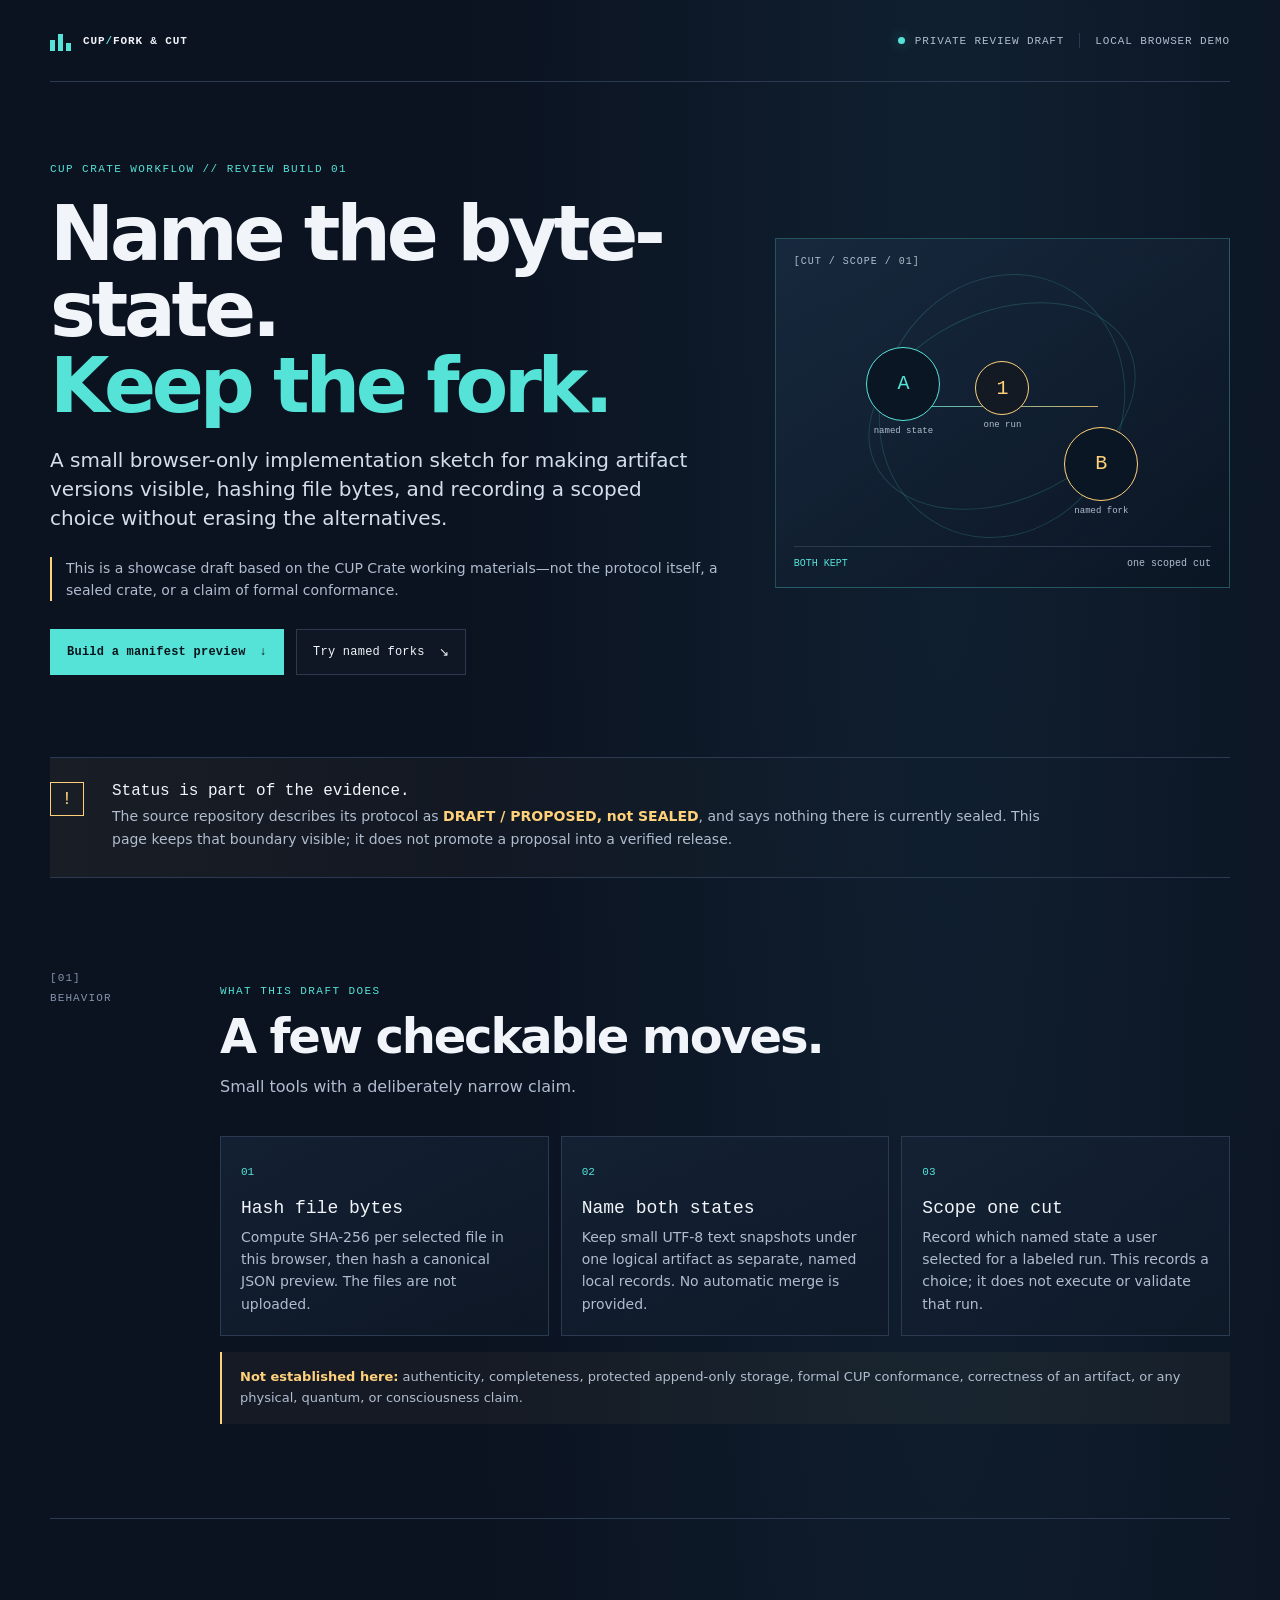
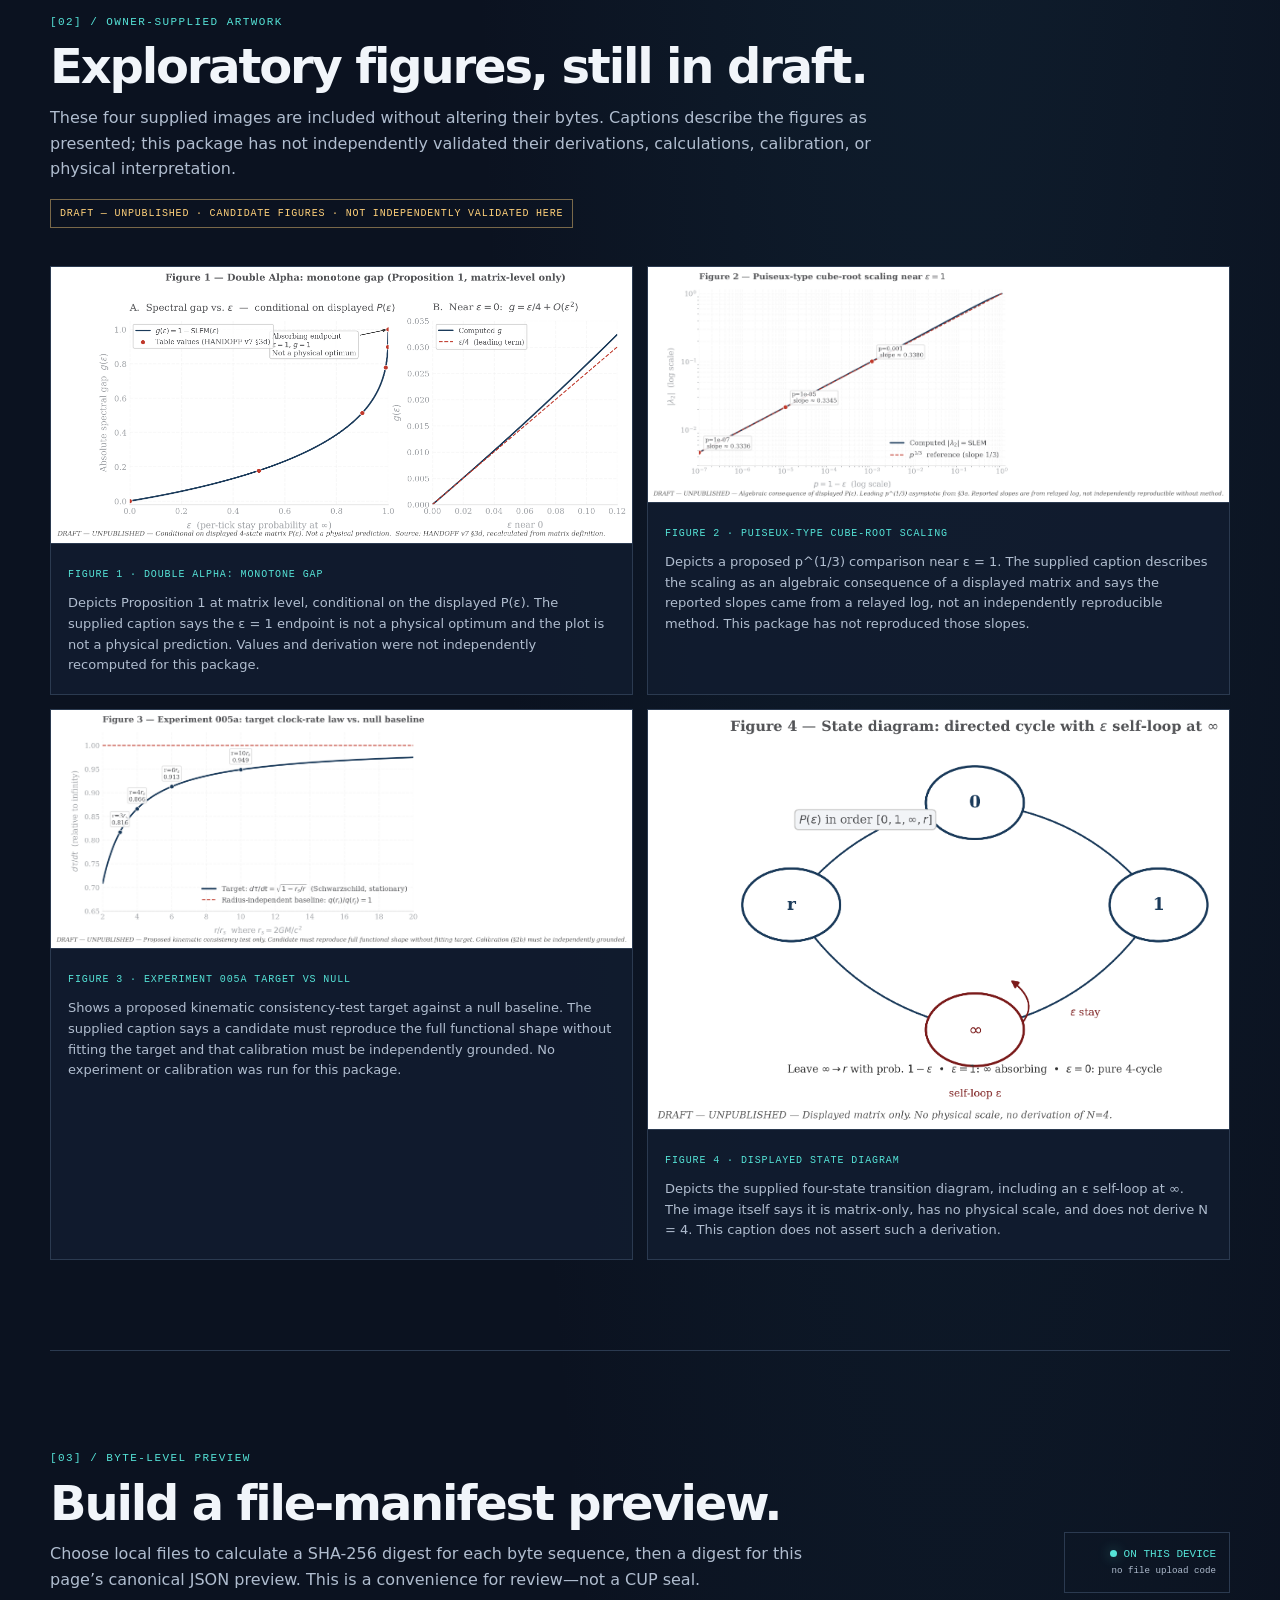
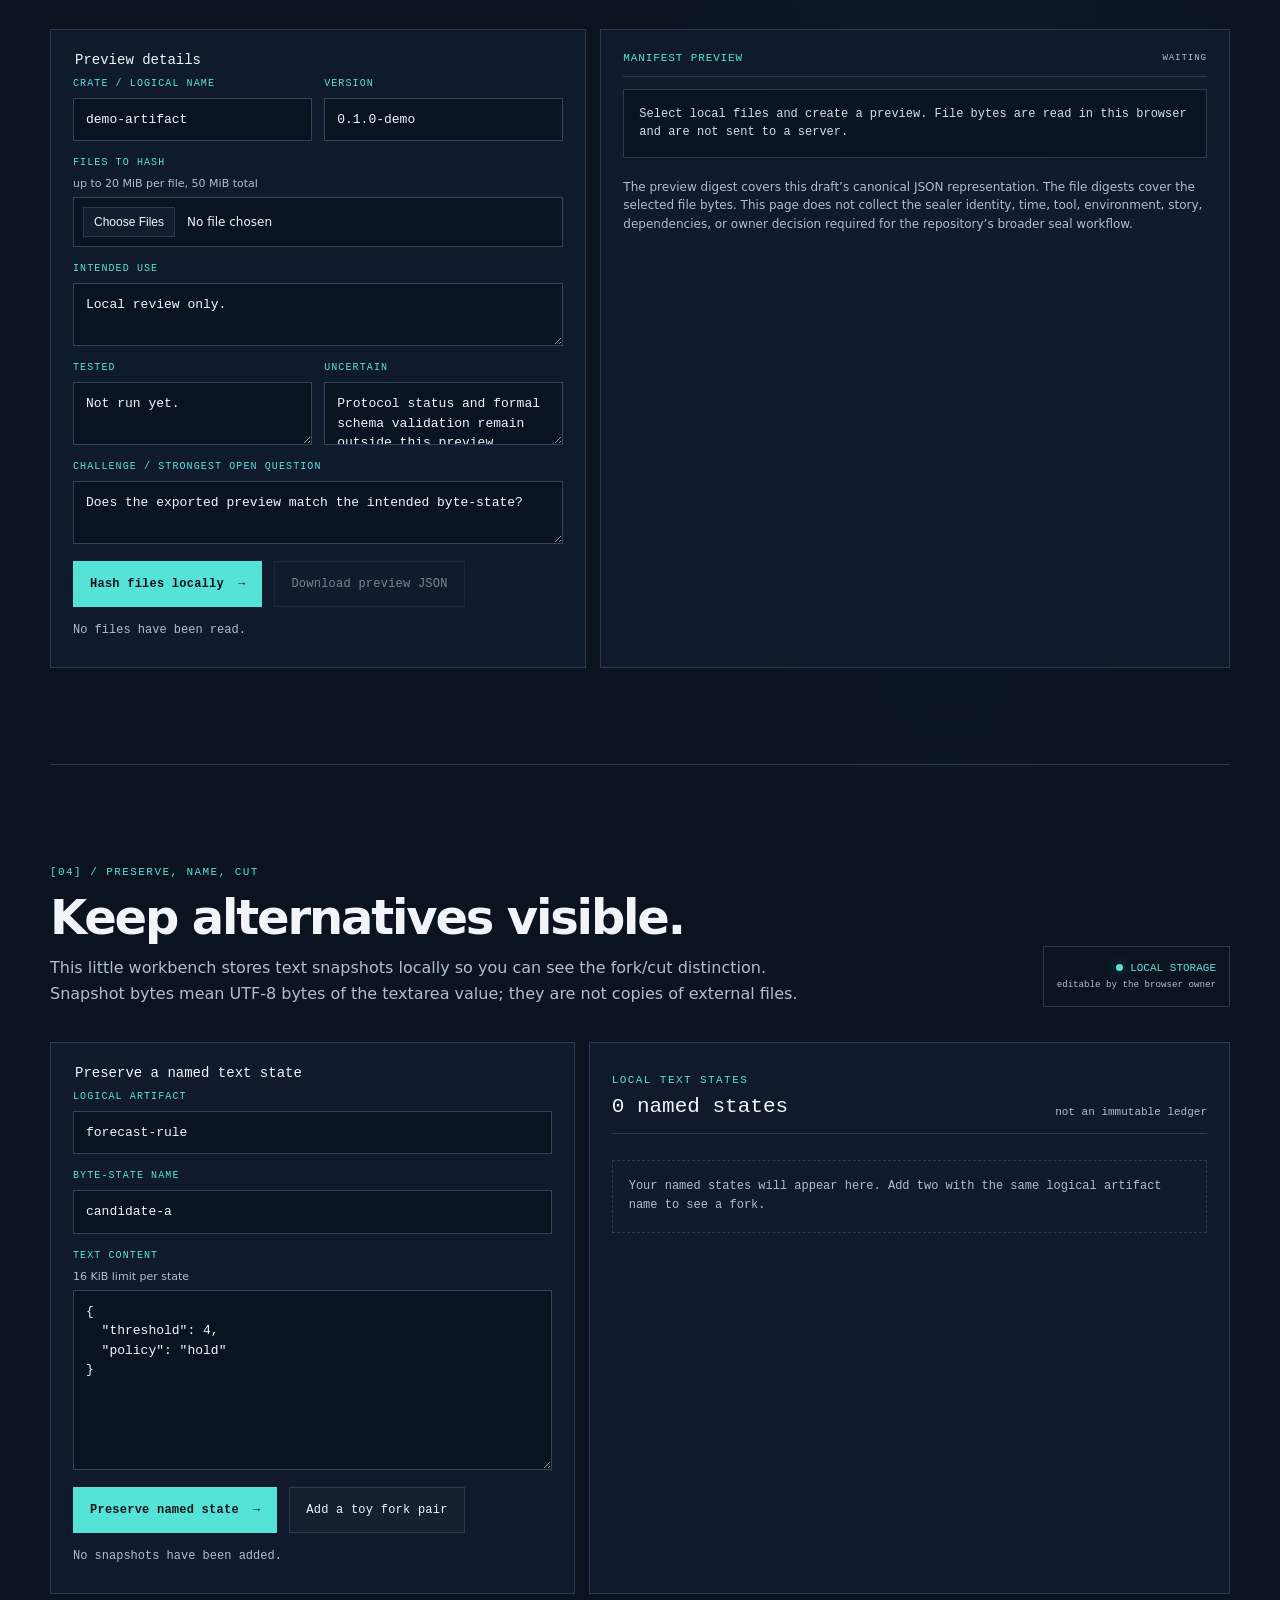
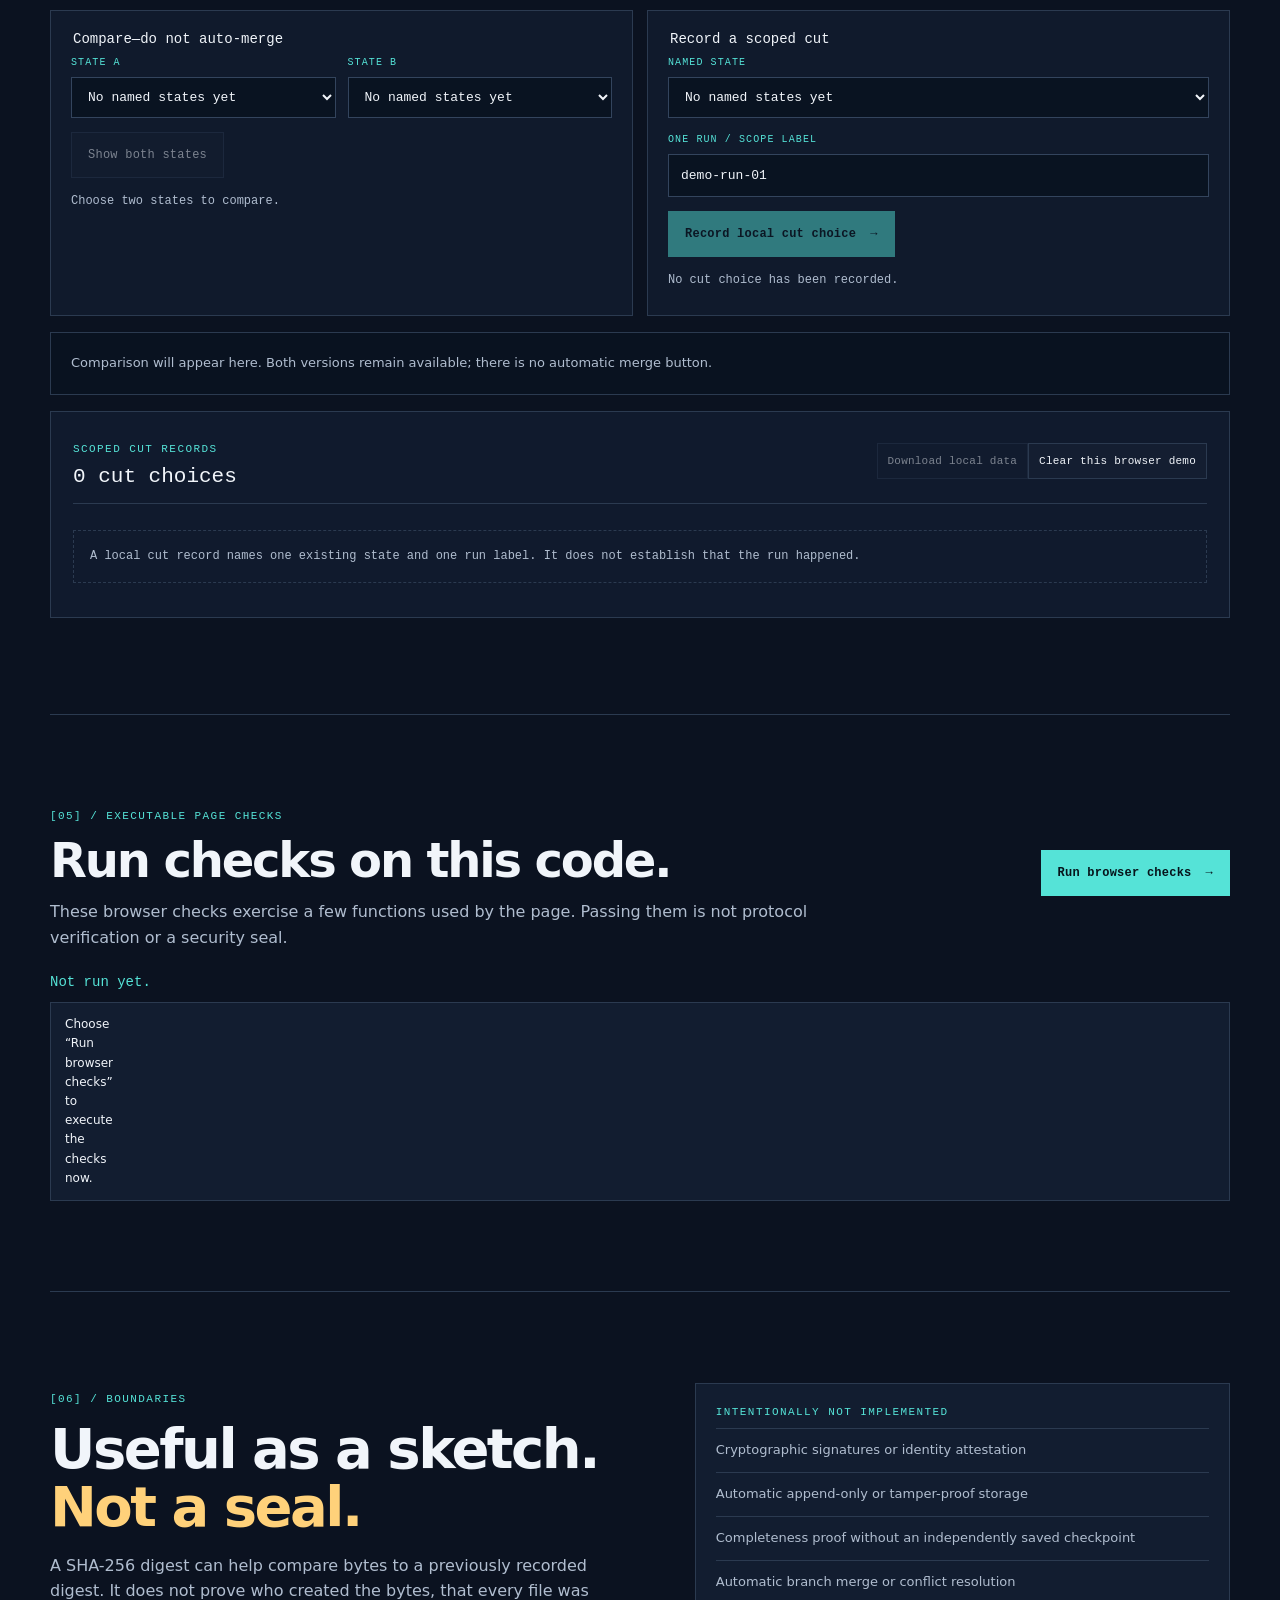
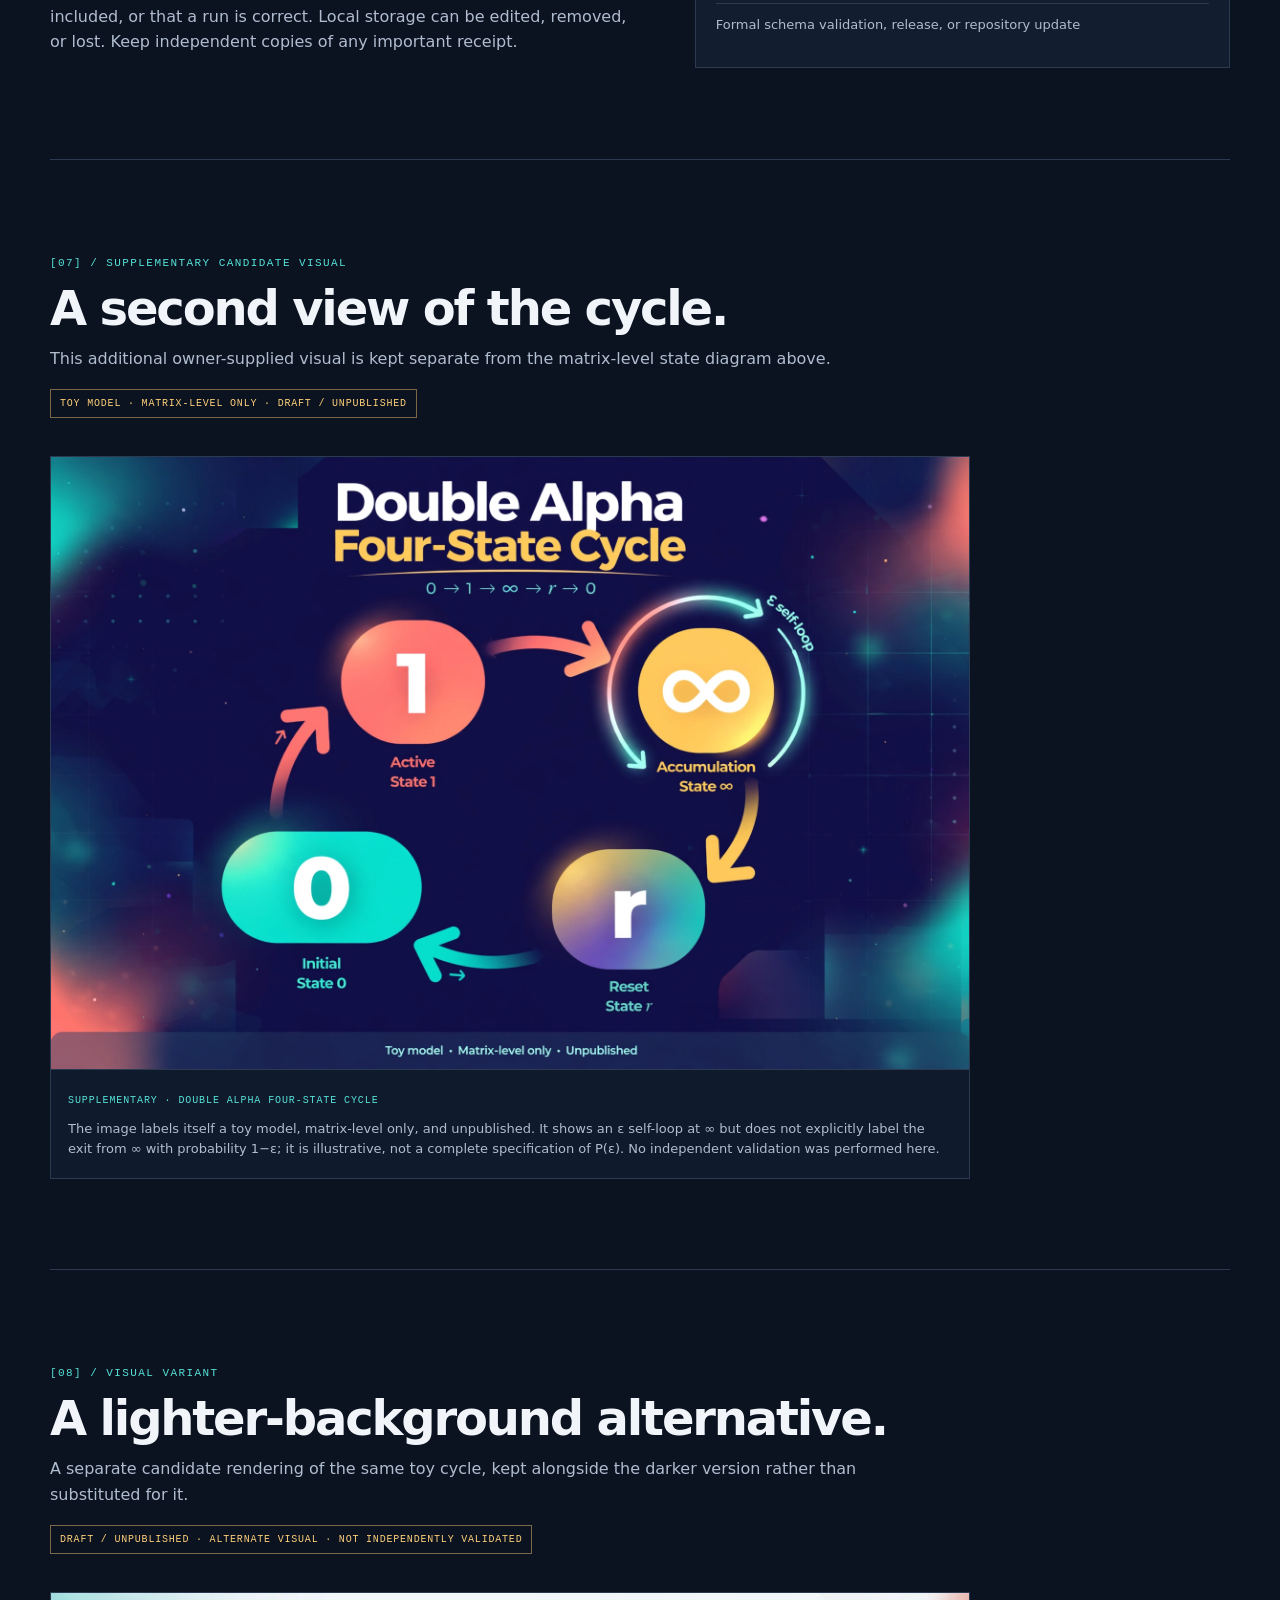
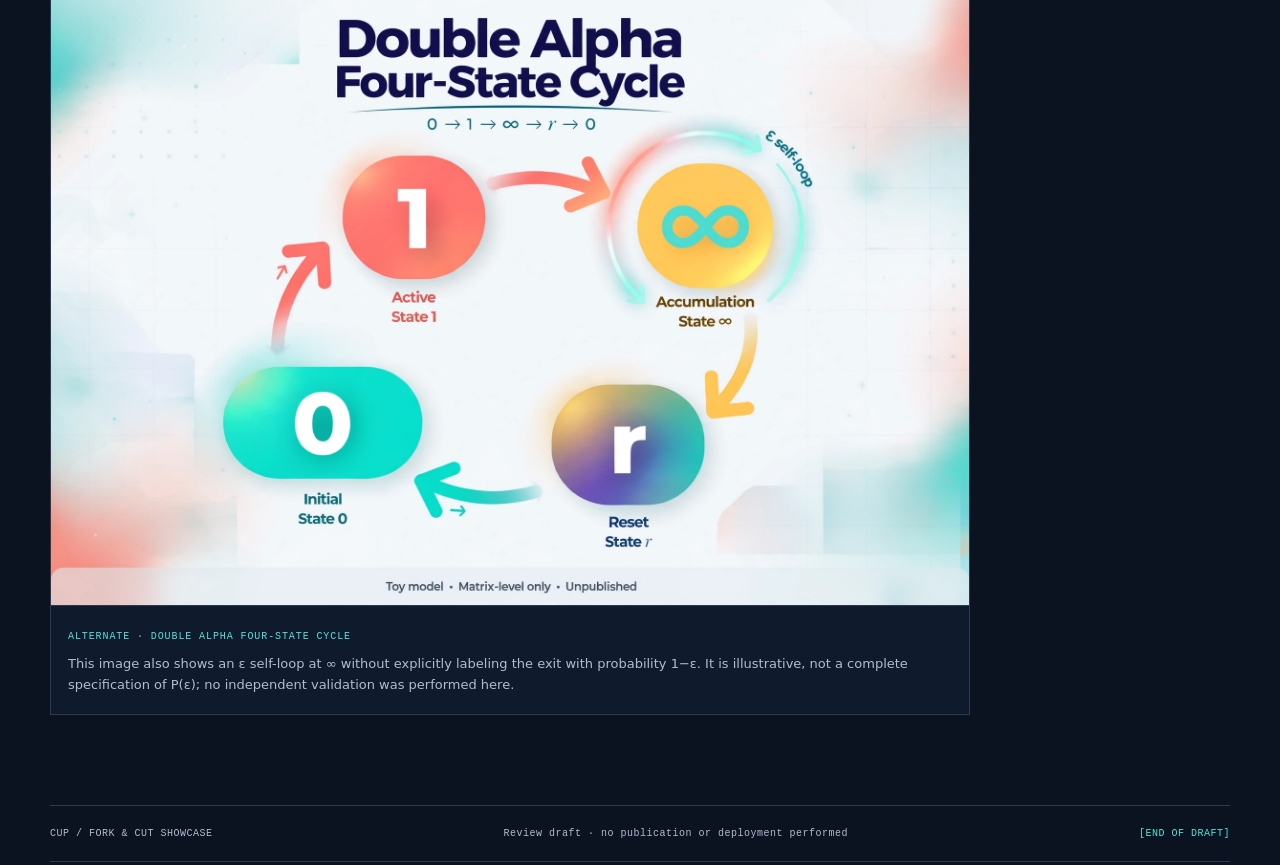
<file: index.html>
<!doctype html>
<html lang="en">
  <head>
    <meta charset="UTF-8" />
    <meta name="viewport" content="width=device-width, initial-scale=1" />
    <meta name="theme-color" content="#0b1220" />
    <meta name="description" content="A private-review prototype for local file-manifest previews, named forks, scoped cuts, and draft mathematical figures." />
    <title>CUP / Fork &amp; Cut Showcase — Review Draft</title>
    <link rel="stylesheet" href="/styles.css" />
    <link rel="icon" type="image/svg+xml" href="/favicon.svg" />
    <script type="module" src="/app.js"></script>
  </head>
  <body>
    <a class="skip-link" href="#main">Skip to content</a>
    <div class="site-shell">
      <header class="topbar">
        <a class="wordmark" href="#top" aria-label="CUP showcase top">
          <span class="wordmark-mark" aria-hidden="true"><i></i><i></i><i></i></span>
          <span>CUP<span class="slash">/</span>FORK &amp; CUT</span>
        </a>
        <div class="topbar-meta"><span class="status-dot" aria-hidden="true"></span><span>PRIVATE REVIEW DRAFT</span><span class="topbar-divider" aria-hidden="true"></span><span>LOCAL BROWSER DEMO</span></div>
      </header>

      <main id="main">
        <section id="top" class="hero section-frame">
          <div class="hero-copy">
            <p class="eyebrow">CUP CRATE WORKFLOW <span class="slash">//</span> REVIEW BUILD 01</p>
            <h1>Name the byte-state.<br /><em>Keep the fork.</em></h1>
            <p class="hero-lede">A small browser-only implementation sketch for making artifact versions visible, hashing file bytes, and recording a scoped choice without erasing the alternatives.</p>
            <p class="hero-note">This is a showcase draft based on the CUP Crate working materials—not the protocol itself, a sealed crate, or a claim of formal conformance.</p>
            <div class="hero-actions">
              <a class="button button-primary" href="#manifest">Build a manifest preview <span aria-hidden="true">↓</span></a>
              <a class="button button-quiet" href="#forks">Try named forks <span aria-hidden="true">↘</span></a>
            </div>
          </div>
          <div class="hero-instrument" role="img" aria-label="Diagram: two named byte-states remain preserved; one is selected for a single run">
            <div class="instrument-label">[CUT / SCOPE / 01]</div>
            <div class="orbit orbit-one"></div><div class="orbit orbit-two"></div>
            <div class="fork-line" aria-hidden="true"></div>
            <div class="node node-left"><span>A</span><small>named state</small></div>
            <div class="node node-right"><span>B</span><small>named fork</small></div>
            <div class="instrument-center"><span>1</span><small>one run</small></div>
            <div class="instrument-readout"><span class="cyan">BOTH KEPT</span><span>one scoped cut</span></div>
          </div>
        </section>

        <section class="status-note section-frame" aria-labelledby="status-title">
          <div class="status-note-mark" aria-hidden="true">!</div>
          <div><h2 id="status-title">Status is part of the evidence.</h2><p>The source repository describes its protocol as <strong>DRAFT / PROPOSED, not SEALED</strong>, and says nothing there is currently sealed. This page keeps that boundary visible; it does not promote a proposal into a verified release.</p></div>
        </section>

        <section class="section-frame content-section" aria-labelledby="contract-title">
          <div class="section-rail"><span>[01]</span><span>BEHAVIOR</span></div>
          <div class="section-main">
            <div class="section-heading"><p class="eyebrow">WHAT THIS DRAFT DOES</p><h2 id="contract-title">A few checkable moves.</h2><p>Small tools with a deliberately narrow claim.</p></div>
            <div class="contract-grid">
              <article><span class="contract-number">01</span><h3>Hash file bytes</h3><p>Compute SHA-256 per selected file in this browser, then hash a canonical JSON preview. The files are not uploaded.</p></article>
              <article><span class="contract-number">02</span><h3>Name both states</h3><p>Keep small UTF-8 text snapshots under one logical artifact as separate, named local records. No automatic merge is provided.</p></article>
              <article><span class="contract-number">03</span><h3>Scope one cut</h3><p>Record which named state a user selected for a labeled run. This records a choice; it does not execute or validate that run.</p></article>
            </div>
            <div class="boundary-line"><strong>Not established here:</strong> authenticity, completeness, protected append-only storage, formal CUP conformance, correctness of an artifact, or any physical, quantum, or consciousness claim.</div>
          </div>
        </section>

        <section id="figures" class="figure-section section-frame" aria-labelledby="figures-title">
          <div class="figure-heading"><p class="eyebrow">[02] / OWNER-SUPPLIED ARTWORK</p><h2 id="figures-title">Exploratory figures, still in draft.</h2><p>These four supplied images are included without altering their bytes. Captions describe the figures as presented; this package has not independently validated their derivations, calculations, calibration, or physical interpretation.</p><p class="draft-stamp">DRAFT — UNPUBLISHED · CANDIDATE FIGURES · NOT INDEPENDENTLY VALIDATED HERE</p></div>
          <div class="figure-grid">
            <figure class="figure-card"><a href="/figures/fig1_gap.png"><img src="/figures/fig1_gap.png" alt="Figure 1: two-panel plot of a displayed matrix-level spectral gap versus epsilon and its near-zero comparison with epsilon divided by four." loading="lazy" /></a><figcaption><span>FIGURE 1 · DOUBLE ALPHA: MONOTONE GAP</span><p>Depicts Proposition 1 at matrix level, conditional on the displayed P(ε). The supplied caption says the ε = 1 endpoint is not a physical optimum and the plot is not a physical prediction. Values and derivation were not independently recomputed for this package.</p></figcaption></figure>
            <figure class="figure-card"><a href="/figures/fig2_puiseux.png"><img src="/figures/fig2_puiseux.png" alt="Figure 2: log-log plot comparing a computed lambda-two magnitude with a one-third-power reference near epsilon equals one." loading="lazy" /></a><figcaption><span>FIGURE 2 · PUISEUX-TYPE CUBE-ROOT SCALING</span><p>Depicts a proposed p^(1/3) comparison near ε = 1. The supplied caption describes the scaling as an algebraic consequence of a displayed matrix and says the reported slopes came from a relayed log, not an independently reproducible method. This package has not reproduced those slopes.</p></figcaption></figure>
            <figure class="figure-card"><a href="/figures/fig3_005a_target.png"><img src="/figures/fig3_005a_target.png" alt="Figure 3: a plotted target clock-rate curve against a radius-independent baseline, with several labeled points." loading="lazy" /></a><figcaption><span>FIGURE 3 · EXPERIMENT 005A TARGET VS NULL</span><p>Shows a proposed kinematic consistency-test target against a null baseline. The supplied caption says a candidate must reproduce the full functional shape without fitting the target and that calibration must be independently grounded. No experiment or calibration was run for this package.</p></figcaption></figure>
            <figure class="figure-card"><a href="/figures/fig4_state_diagram.png"><img src="/figures/fig4_state_diagram.png" alt="Figure 4: directed four-state cycle through 0, 1, infinity, and r, with an epsilon self-loop at infinity." loading="lazy" /></a><figcaption><span>FIGURE 4 · DISPLAYED STATE DIAGRAM</span><p>Depicts the supplied four-state transition diagram, including an ε self-loop at ∞. The image itself says it is matrix-only, has no physical scale, and does not derive N = 4. This caption does not assert such a derivation.</p></figcaption></figure>
          </div>
        </section>

        <section id="manifest" class="tool-section section-frame" aria-labelledby="manifest-title">
          <div class="tool-heading"><div><p class="eyebrow">[03] / BYTE-LEVEL PREVIEW</p><h2 id="manifest-title">Build a file-manifest preview.</h2><p>Choose local files to calculate a SHA-256 digest for each byte sequence, then a digest for this page’s canonical JSON preview. This is a convenience for review—not a CUP seal.</p></div><div class="local-badge"><span class="status-dot" aria-hidden="true"></span>ON THIS DEVICE<br /><small>no file upload code</small></div></div>
          <div class="tool-layout">
            <form id="manifest-form" class="form-card">
              <fieldset>
                <legend>Preview details</legend>
                <div class="field-grid">
                  <label for="manifest-crate">CRATE / LOGICAL NAME<input id="manifest-crate" name="crate" value="demo-artifact" maxlength="120" required /></label>
                  <label for="manifest-version">VERSION<input id="manifest-version" name="version" value="0.1.0-demo" maxlength="80" required /></label>
                </div>
                <label for="manifest-files">FILES TO HASH <span>up to 20 MiB per file, 50 MiB total</span><input id="manifest-files" name="files" type="file" multiple required /></label>
                <label for="intended-use">INTENDED USE <textarea id="intended-use" name="intended_use" rows="2">Local review only.</textarea></label>
                <div class="field-grid">
                  <label for="manifest-tested">TESTED<textarea id="manifest-tested" name="tested" rows="2">Not run yet.</textarea></label>
                  <label for="manifest-uncertain">UNCERTAIN<textarea id="manifest-uncertain" name="uncertain" rows="2">Protocol status and formal schema validation remain outside this preview.</textarea></label>
                </div>
                <label for="manifest-challenge">CHALLENGE / STRONGEST OPEN QUESTION<textarea id="manifest-challenge" name="challenge" rows="2">Does the exported preview match the intended byte-state?</textarea></label>
                <div class="form-actions"><button class="button button-primary" type="submit">Hash files locally <span aria-hidden="true">→</span></button><button class="button button-quiet" id="download-manifest" type="button" disabled>Download preview JSON</button></div>
                <p id="manifest-message" class="live-message" role="status" aria-live="polite">No files have been read.</p>
              </fieldset>
            </form>
            <div class="output-card">
              <div class="output-heading"><span>MANIFEST PREVIEW</span><small id="manifest-state">WAITING</small></div>
              <pre id="manifest-output" tabindex="0">Select local files and create a preview. File bytes are read in this browser and are not sent to a server.</pre>
              <p class="small-note">The preview digest covers this draft’s canonical JSON representation. The file digests cover the selected file bytes. This page does not collect the sealer identity, time, tool, environment, story, dependencies, or owner decision required for the repository’s broader seal workflow.</p>
            </div>
          </div>
        </section>

        <section id="forks" class="tool-section section-frame" aria-labelledby="forks-title">
          <div class="tool-heading"><div><p class="eyebrow">[04] / PRESERVE, NAME, CUT</p><h2 id="forks-title">Keep alternatives visible.</h2><p>This little workbench stores text snapshots locally so you can see the fork/cut distinction. Snapshot bytes mean UTF-8 bytes of the textarea value; they are not copies of external files.</p></div><div class="local-badge"><span class="status-dot" aria-hidden="true"></span>LOCAL STORAGE<br /><small>editable by the browser owner</small></div></div>
          <div class="fork-layout">
            <form id="snapshot-form" class="form-card">
              <fieldset>
                <legend>Preserve a named text state</legend>
                <label for="artifact-name">LOGICAL ARTIFACT<input id="artifact-name" value="forecast-rule" maxlength="120" required /></label>
                <label for="snapshot-name">BYTE-STATE NAME<input id="snapshot-name" value="candidate-a" maxlength="120" required /></label>
                <label for="snapshot-content">TEXT CONTENT <span>16 KiB limit per state</span><textarea id="snapshot-content" rows="8" required>{
  "threshold": 4,
  "policy": "hold"
}</textarea></label>
                <div class="form-actions"><button class="button button-primary" type="submit">Preserve named state <span aria-hidden="true">→</span></button><button class="button button-quiet" id="load-toy-pair" type="button">Add a toy fork pair</button></div>
                <p id="snapshot-message" class="live-message" role="status" aria-live="polite">No snapshots have been added.</p>
              </fieldset>
            </form>
            <div class="state-list-card">
              <div class="list-heading"><div><span class="residual-kind">LOCAL TEXT STATES</span><h3 id="snapshot-count">0 named states</h3></div><span class="trace-note">not an immutable ledger</span></div>
              <div id="snapshot-list" class="snapshot-list"><p class="empty-state">Your named states will appear here. Add two with the same logical artifact name to see a fork.</p></div>
            </div>
          </div>

          <div class="decision-grid">
            <form id="compare-form" class="form-card compact-card">
              <fieldset>
                <legend>Compare—do not auto-merge</legend>
                <div class="field-grid"><label for="compare-left">STATE A<select id="compare-left"></select></label><label for="compare-right">STATE B<select id="compare-right"></select></label></div>
                <button class="button button-quiet" type="submit">Show both states</button>
                <p id="compare-message" class="live-message" role="status" aria-live="polite">Choose two states to compare.</p>
              </fieldset>
            </form>
            <form id="cut-form" class="form-card compact-card">
              <fieldset>
                <legend>Record a scoped cut</legend>
                <label for="cut-snapshot">NAMED STATE<select id="cut-snapshot"></select></label>
                <label for="cut-run-label">ONE RUN / SCOPE LABEL<input id="cut-run-label" value="demo-run-01" maxlength="160" required /></label>
                <button class="button button-primary" type="submit">Record local cut choice <span aria-hidden="true">→</span></button>
                <p id="cut-message" class="live-message" role="status" aria-live="polite">No cut choice has been recorded.</p>
              </fieldset>
            </form>
          </div>
          <div id="compare-output" class="compare-output" aria-live="polite"><p>Comparison will appear here. Both versions remain available; there is no automatic merge button.</p></div>
          <div class="history-card">
            <div class="list-heading"><div><span class="residual-kind">SCOPED CUT RECORDS</span><h3 id="cut-count">0 cut choices</h3></div><div class="history-actions"><button id="download-local-data" class="button button-quiet button-small" type="button" disabled>Download local data</button><button id="clear-local-data" class="button button-quiet button-small" type="button">Clear this browser demo</button></div></div>
            <div id="cut-list" class="cut-list"><p class="empty-state">A local cut record names one existing state and one run label. It does not establish that the run happened.</p></div>
          </div>
        </section>

        <section id="checks" class="section-frame checks-section" aria-labelledby="checks-title">
          <div class="tool-heading"><div><p class="eyebrow">[05] / EXECUTABLE PAGE CHECKS</p><h2 id="checks-title">Run checks on this code.</h2><p>These browser checks exercise a few functions used by the page. Passing them is not protocol verification or a security seal.</p></div><button id="run-checks" class="button button-primary" type="button">Run browser checks <span aria-hidden="true">→</span></button></div>
          <p id="checks-summary" class="check-summary" role="status" aria-live="polite">Not run yet.</p>
          <ol id="checks-list" class="checks-list"><li>Choose “Run browser checks” to execute the checks now.</li></ol>
        </section>

        <section class="section-frame limits-section" aria-labelledby="limits-title">
          <div class="limits-copy"><p class="eyebrow">[06] / BOUNDARIES</p><h2 id="limits-title">Useful as a sketch.<br /><em>Not a seal.</em></h2><p>A SHA-256 digest can help compare bytes to a previously recorded digest. It does not prove who created the bytes, that every file was included, or that a run is correct. Local storage can be edited, removed, or lost. Keep independent copies of any important receipt.</p></div>
          <div class="limits-list"><span class="residual-kind">INTENTIONALLY NOT IMPLEMENTED</span><div>Cryptographic signatures or identity attestation</div><div>Automatic append-only or tamper-proof storage</div><div>Completeness proof without an independently saved checkpoint</div><div>Automatic branch merge or conflict resolution</div><div>Formal schema validation, release, or repository update</div></div>
        </section>
        <section class="figure-section supplementary-figure section-frame" aria-labelledby="supplementary-figure-title">
          <div class="figure-heading"><p class="eyebrow">[07] / SUPPLEMENTARY CANDIDATE VISUAL</p><h2 id="supplementary-figure-title">A second view of the cycle.</h2><p>This additional owner-supplied visual is kept separate from the matrix-level state diagram above.</p><p class="draft-stamp">TOY MODEL · MATRIX-LEVEL ONLY · DRAFT / UNPUBLISHED</p></div>
          <figure class="figure-card figure-card-wide"><a href="/figures/911570416_2251039785460983_4446618936057807453_n.webp"><img src="/figures/911570416_2251039785460983_4446618936057807453_n.webp" alt="Supplementary Double Alpha four-state cycle illustration showing 0 to 1 to infinity to r to 0 and an epsilon self-loop at infinity." loading="lazy" /></a><figcaption><span>SUPPLEMENTARY · DOUBLE ALPHA FOUR-STATE CYCLE</span><p>The image labels itself a toy model, matrix-level only, and unpublished. It shows an ε self-loop at ∞ but does not explicitly label the exit from ∞ with probability 1−ε; it is illustrative, not a complete specification of P(ε). No independent validation was performed here.</p></figcaption></figure>
        </section>
        <section class="figure-section section-frame" aria-labelledby="alternate-figure-title">
          <div class="figure-heading"><p class="eyebrow">[08] / VISUAL VARIANT</p><h2 id="alternate-figure-title">A lighter-background alternative.</h2><p>A separate candidate rendering of the same toy cycle, kept alongside the darker version rather than substituted for it.</p><p class="draft-stamp">DRAFT / UNPUBLISHED · ALTERNATE VISUAL · NOT INDEPENDENTLY VALIDATED</p></div>
          <figure class="figure-card figure-card-wide"><a href="/figures/912568878_29791060763833514_8627635992533901995_n.webp"><img src="/figures/912568878_29791060763833514_8627635992533901995_n.webp" alt="Lighter-background alternate illustration of the Double Alpha four-state cycle with an epsilon self-loop at infinity." loading="lazy" /></a><figcaption><span>ALTERNATE · DOUBLE ALPHA FOUR-STATE CYCLE</span><p>This image also shows an ε self-loop at ∞ without explicitly labeling the exit with probability 1−ε. It is illustrative, not a complete specification of P(ε); no independent validation was performed here.</p></figcaption></figure>
        </section>
      </main>

      <footer class="footer section-frame"><span>CUP / FORK &amp; CUT SHOWCASE</span><span>Review draft · no publication or deployment performed</span><span class="footer-right">[END OF DRAFT]</span></footer>
    </div>
  </body>
</html>
</file>
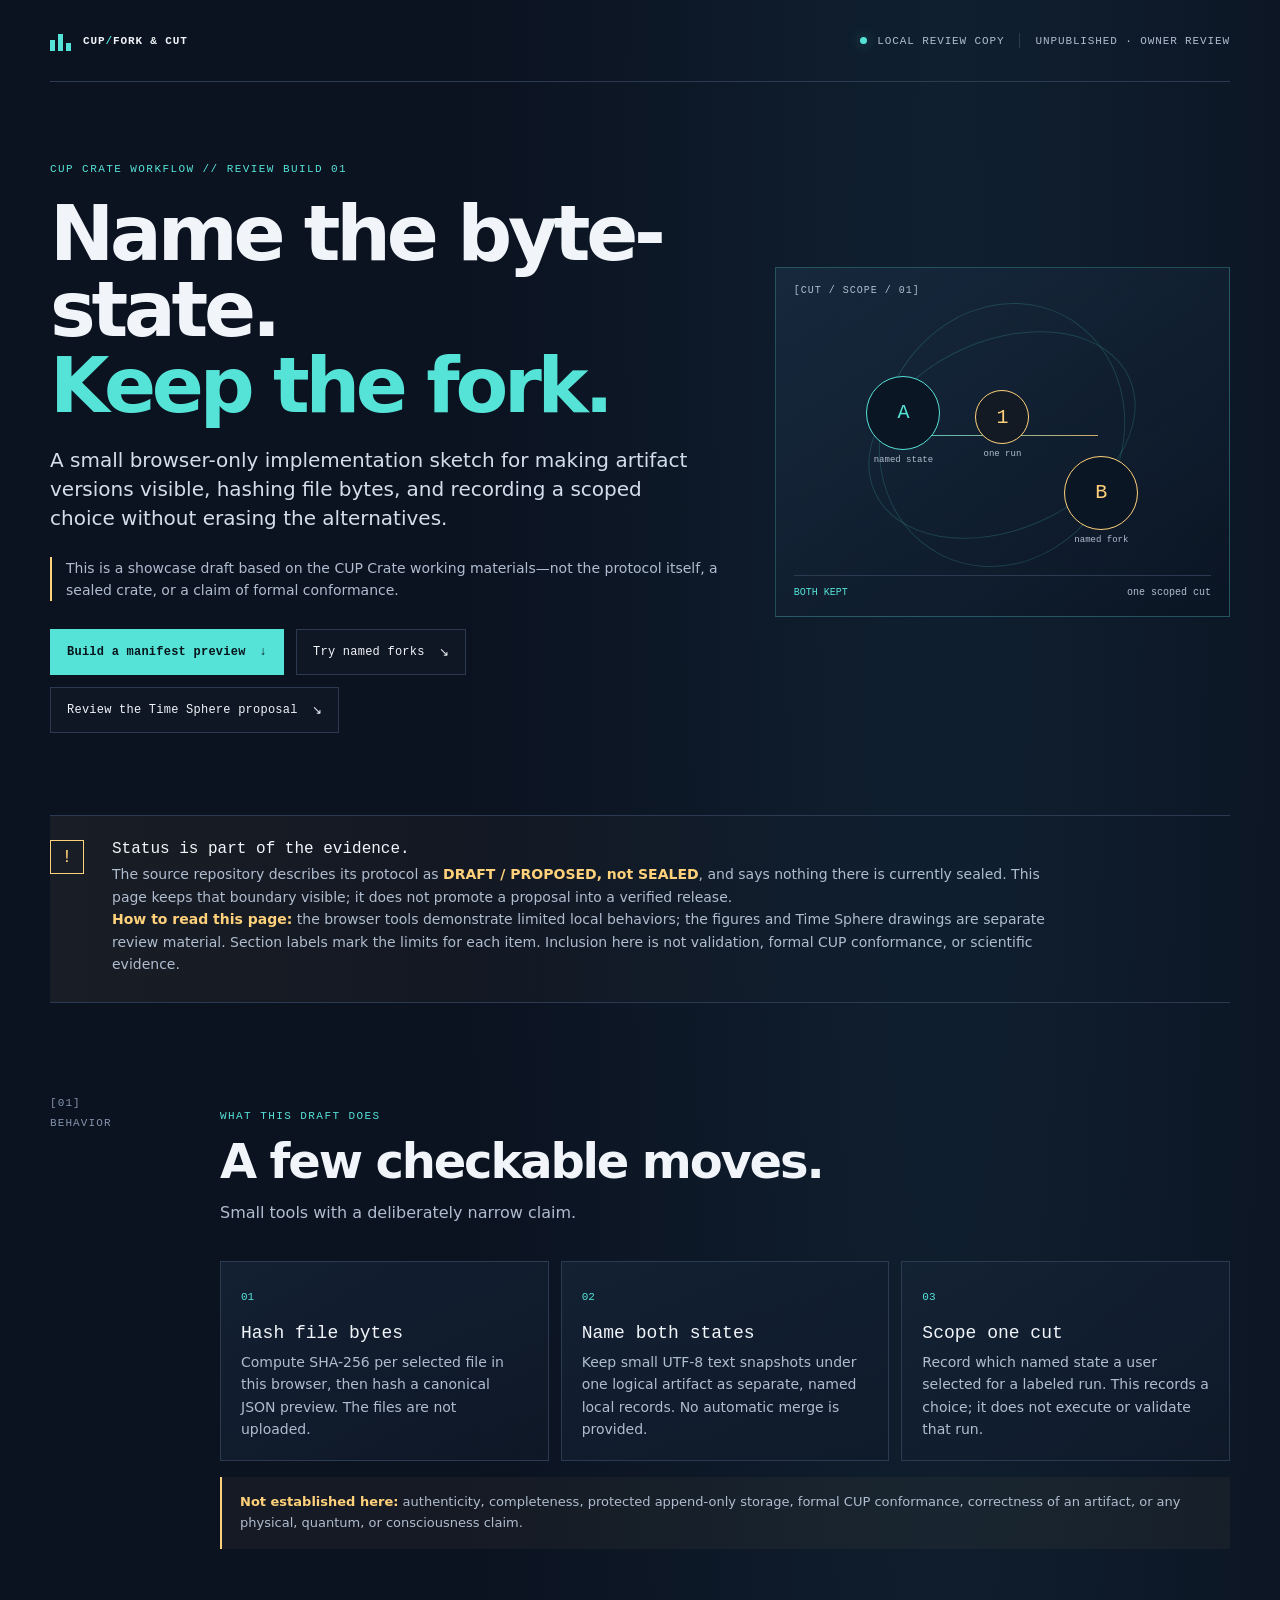
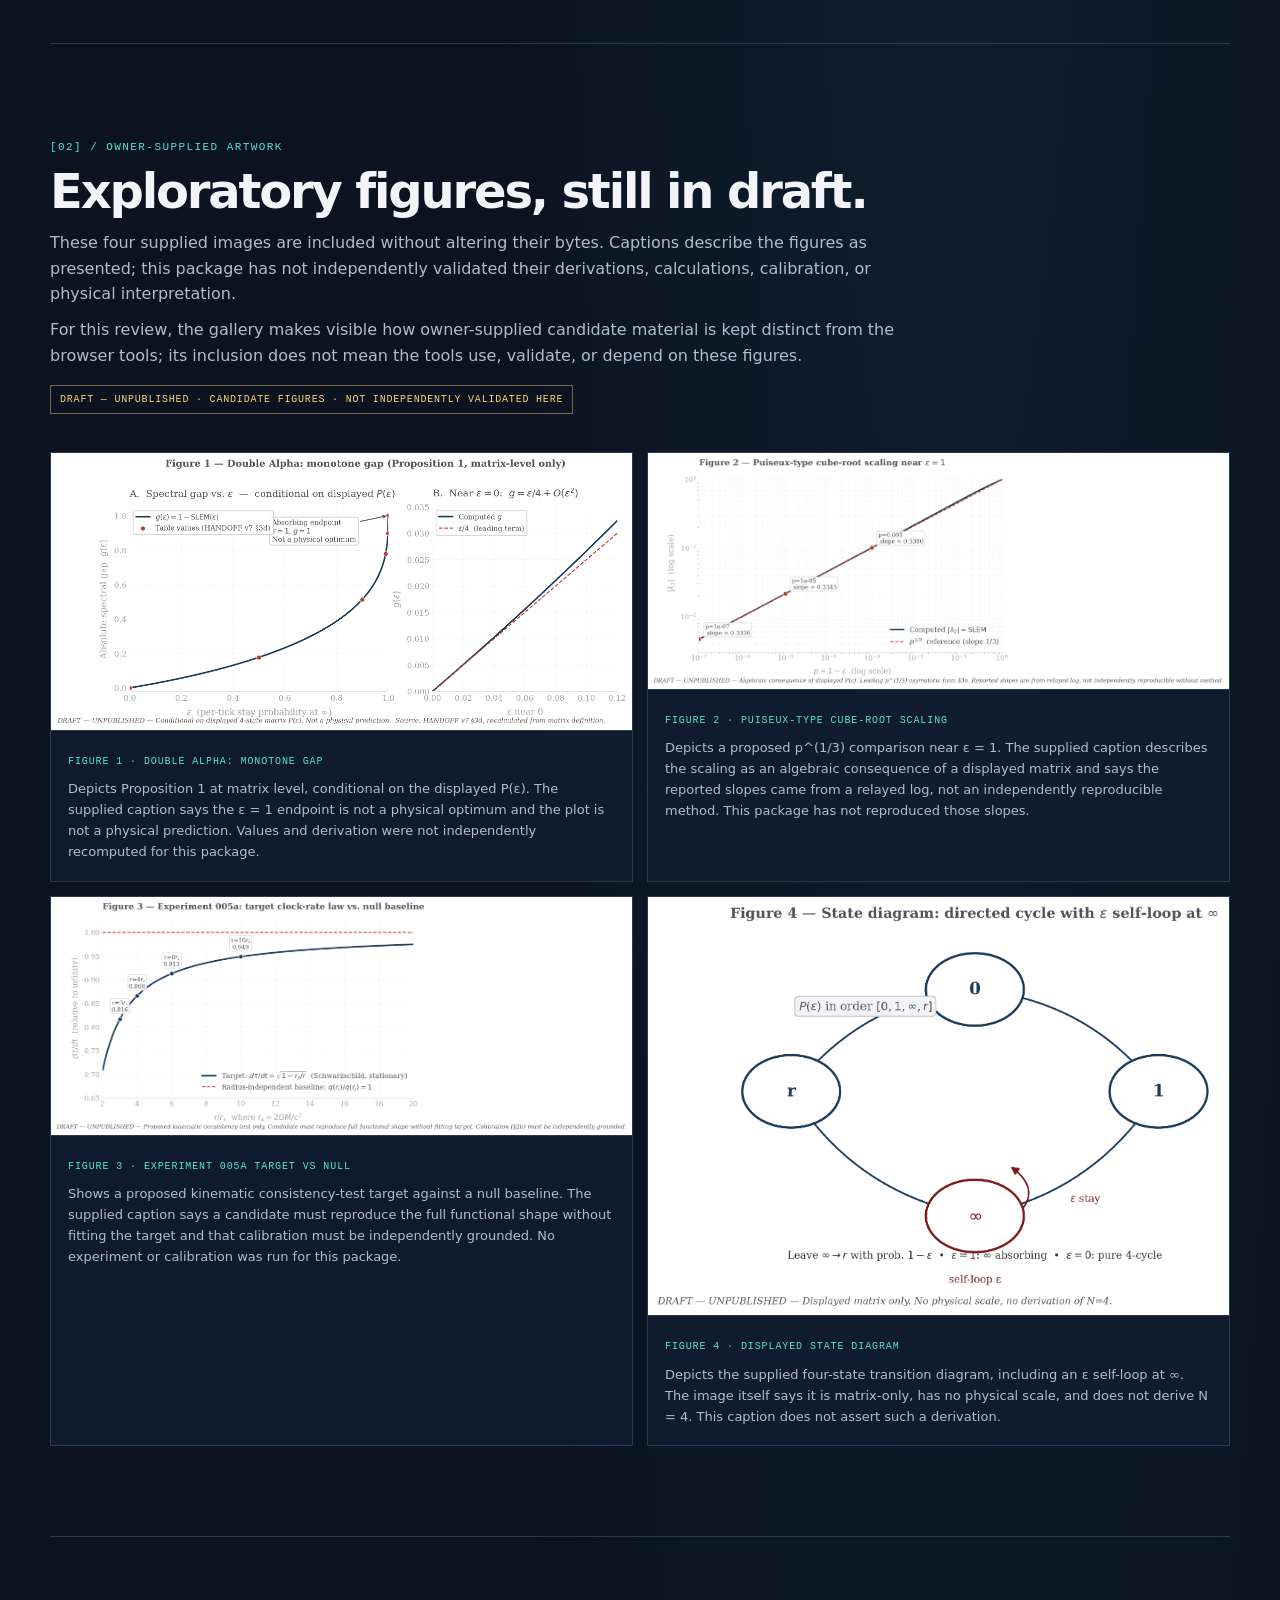
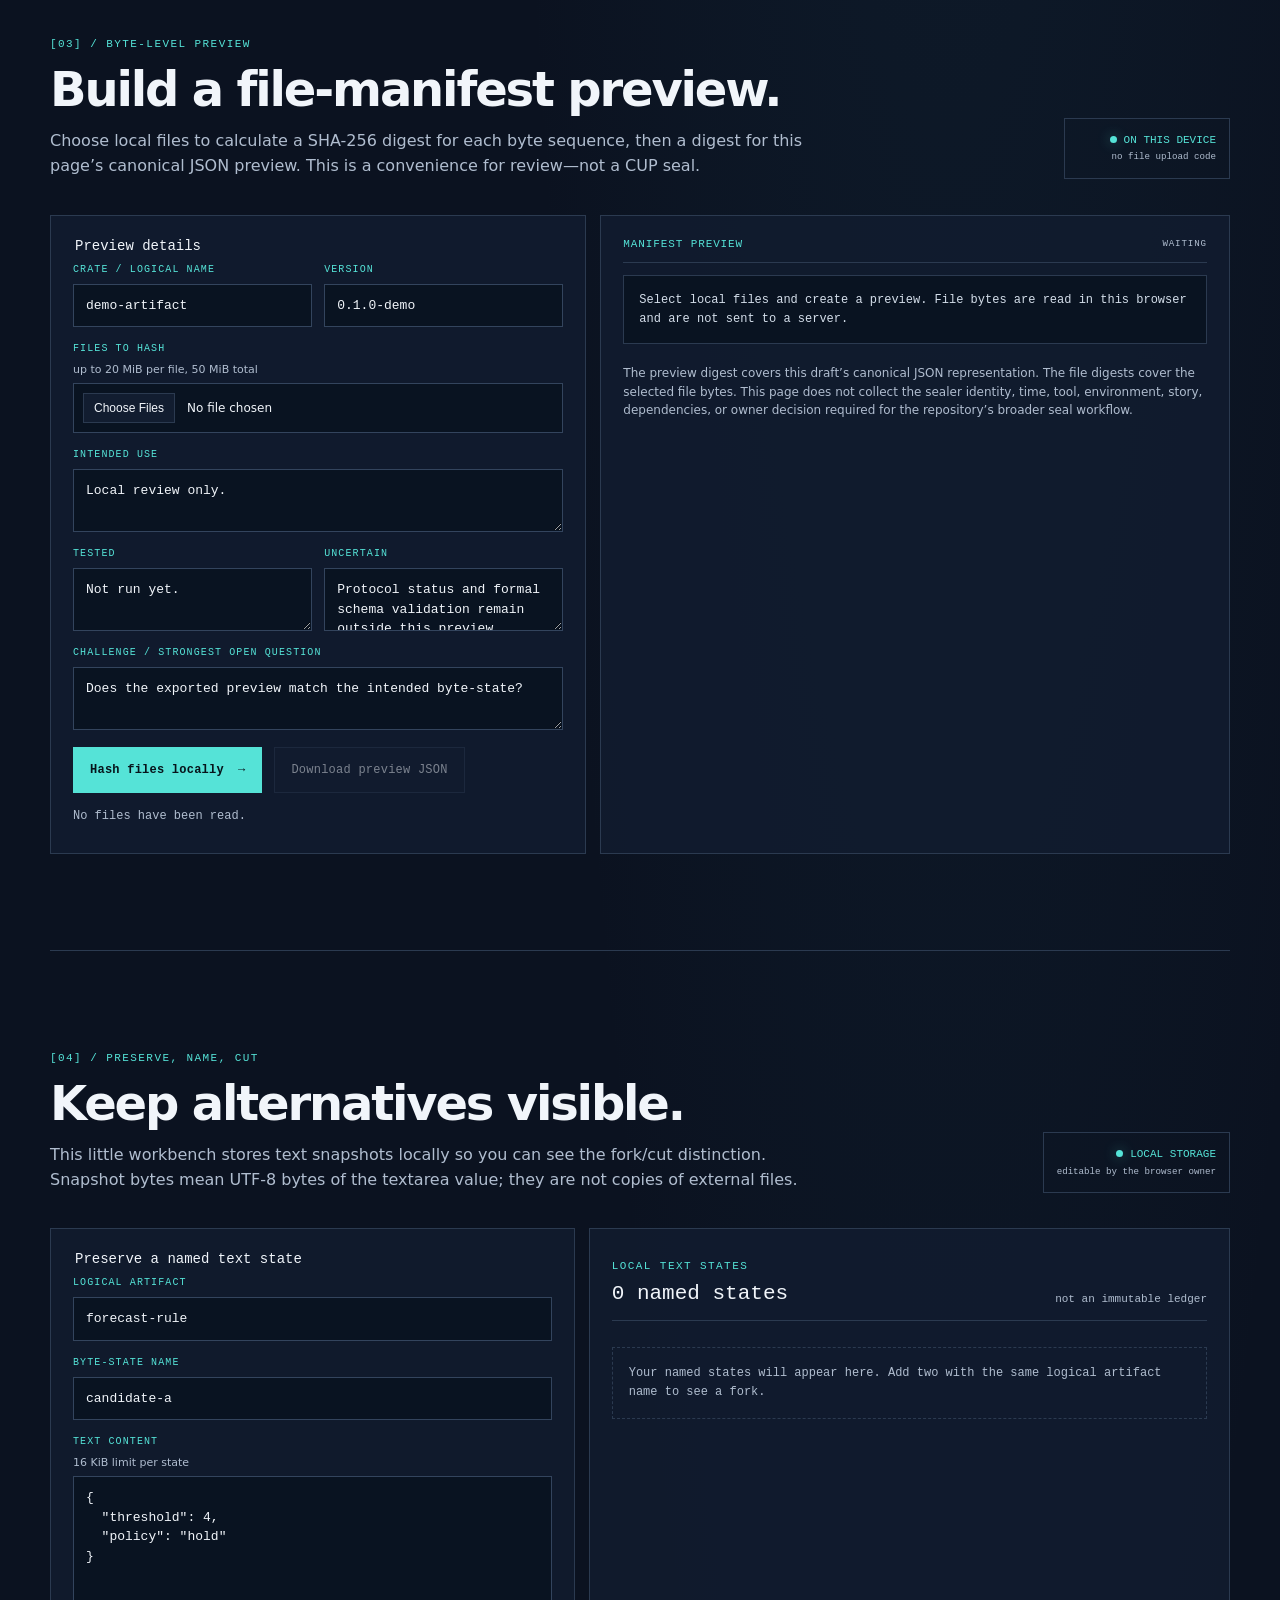
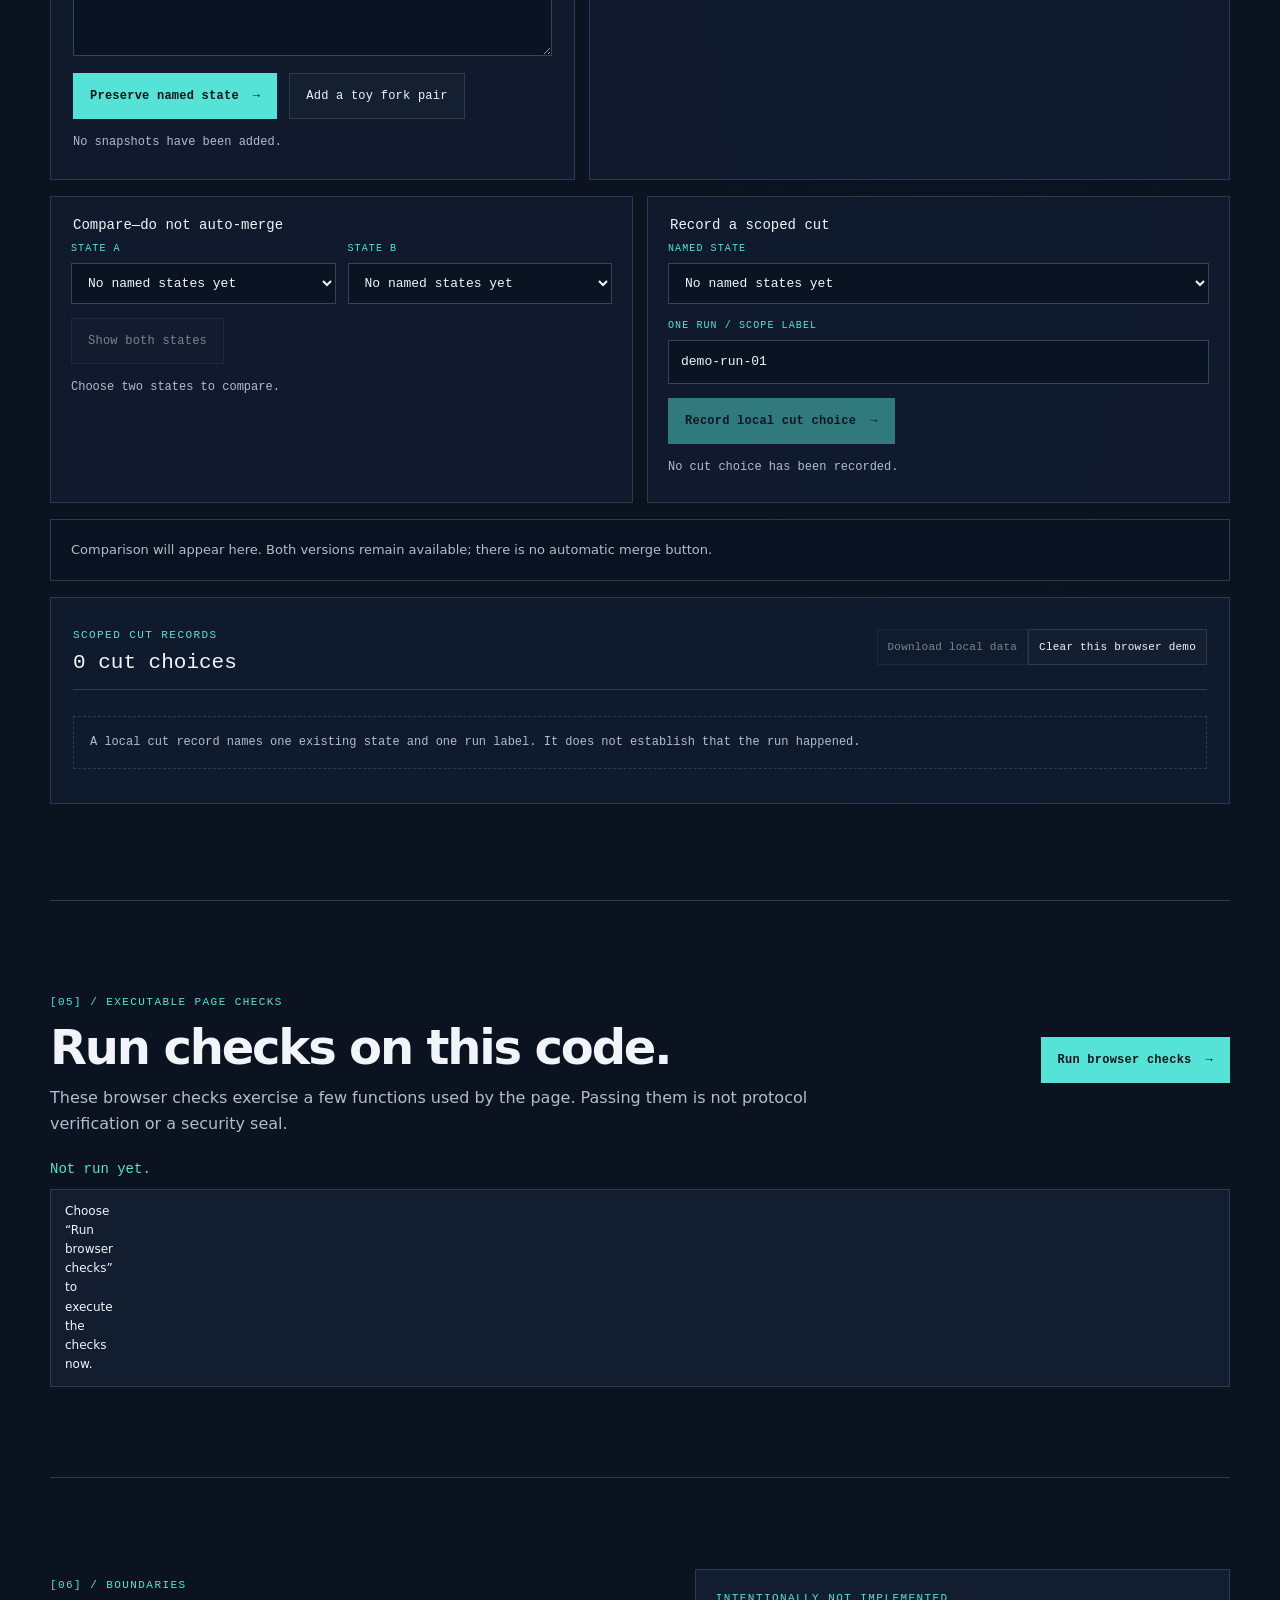
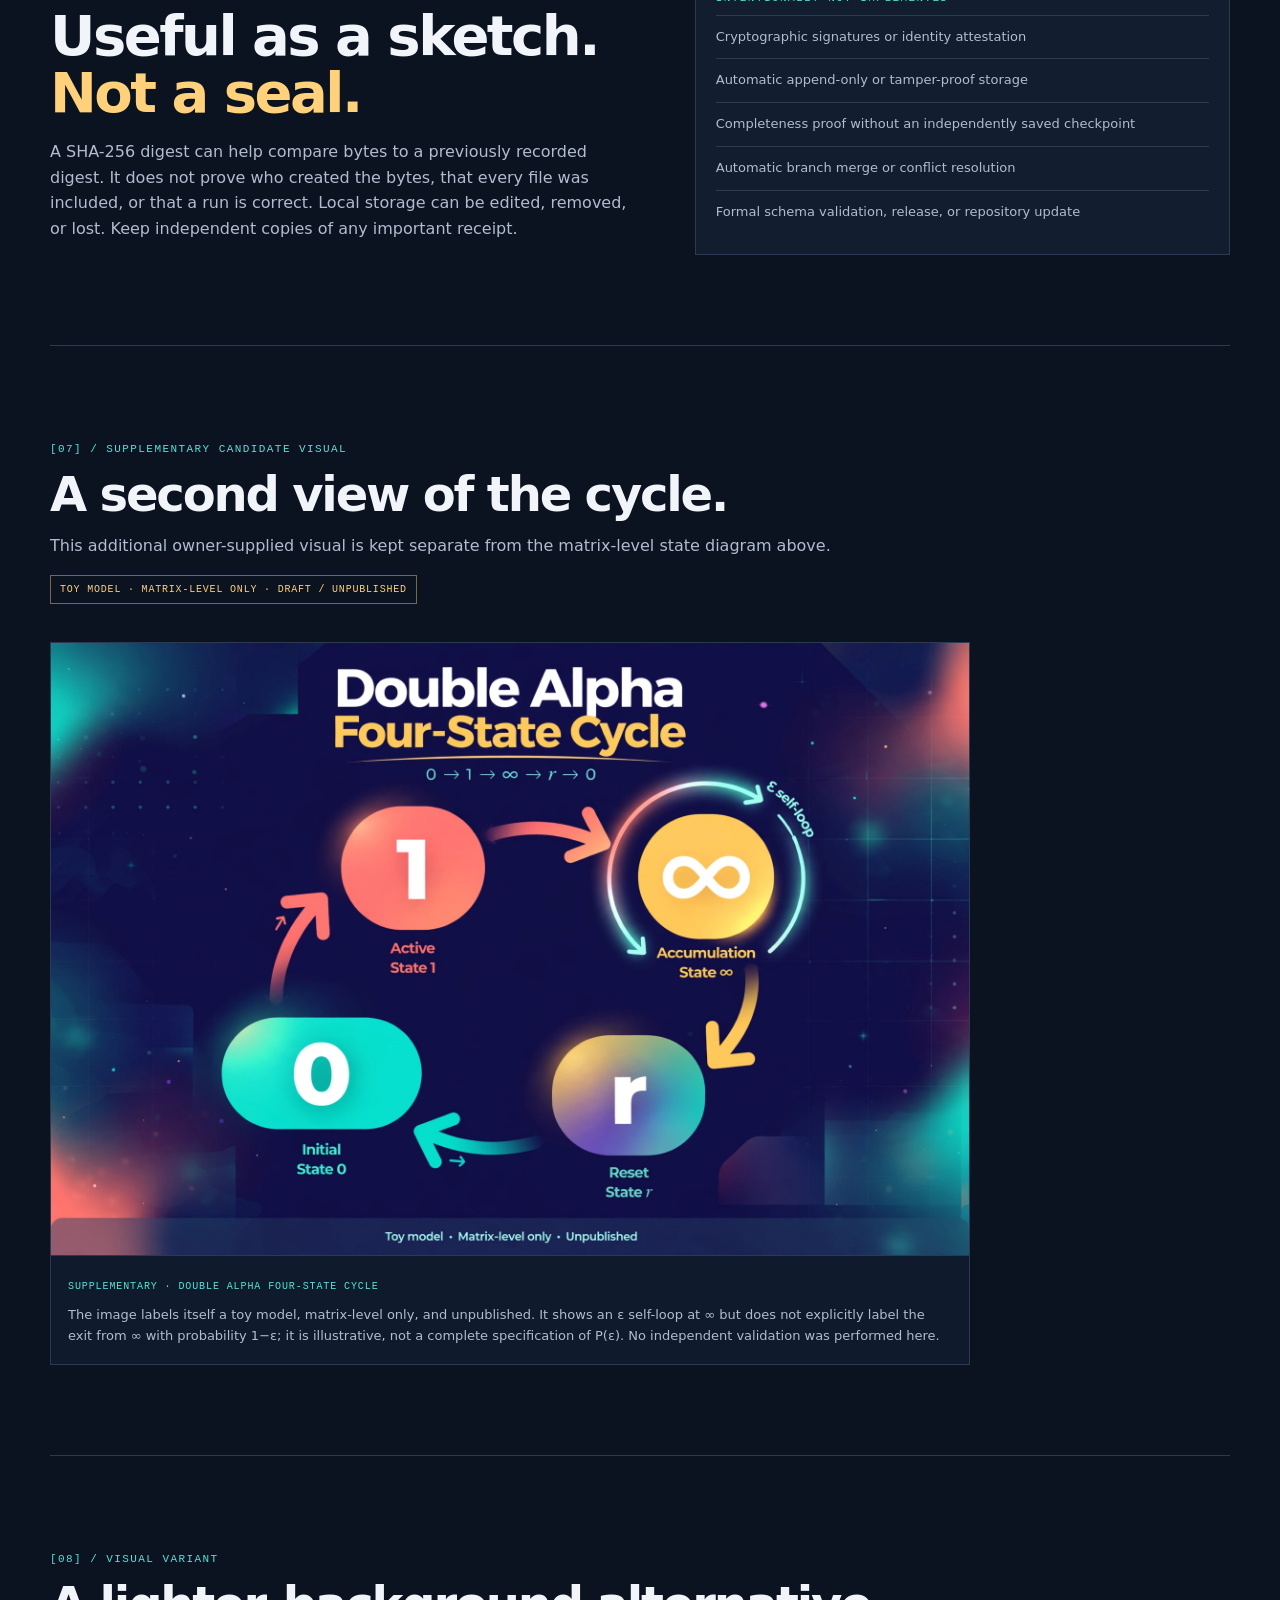
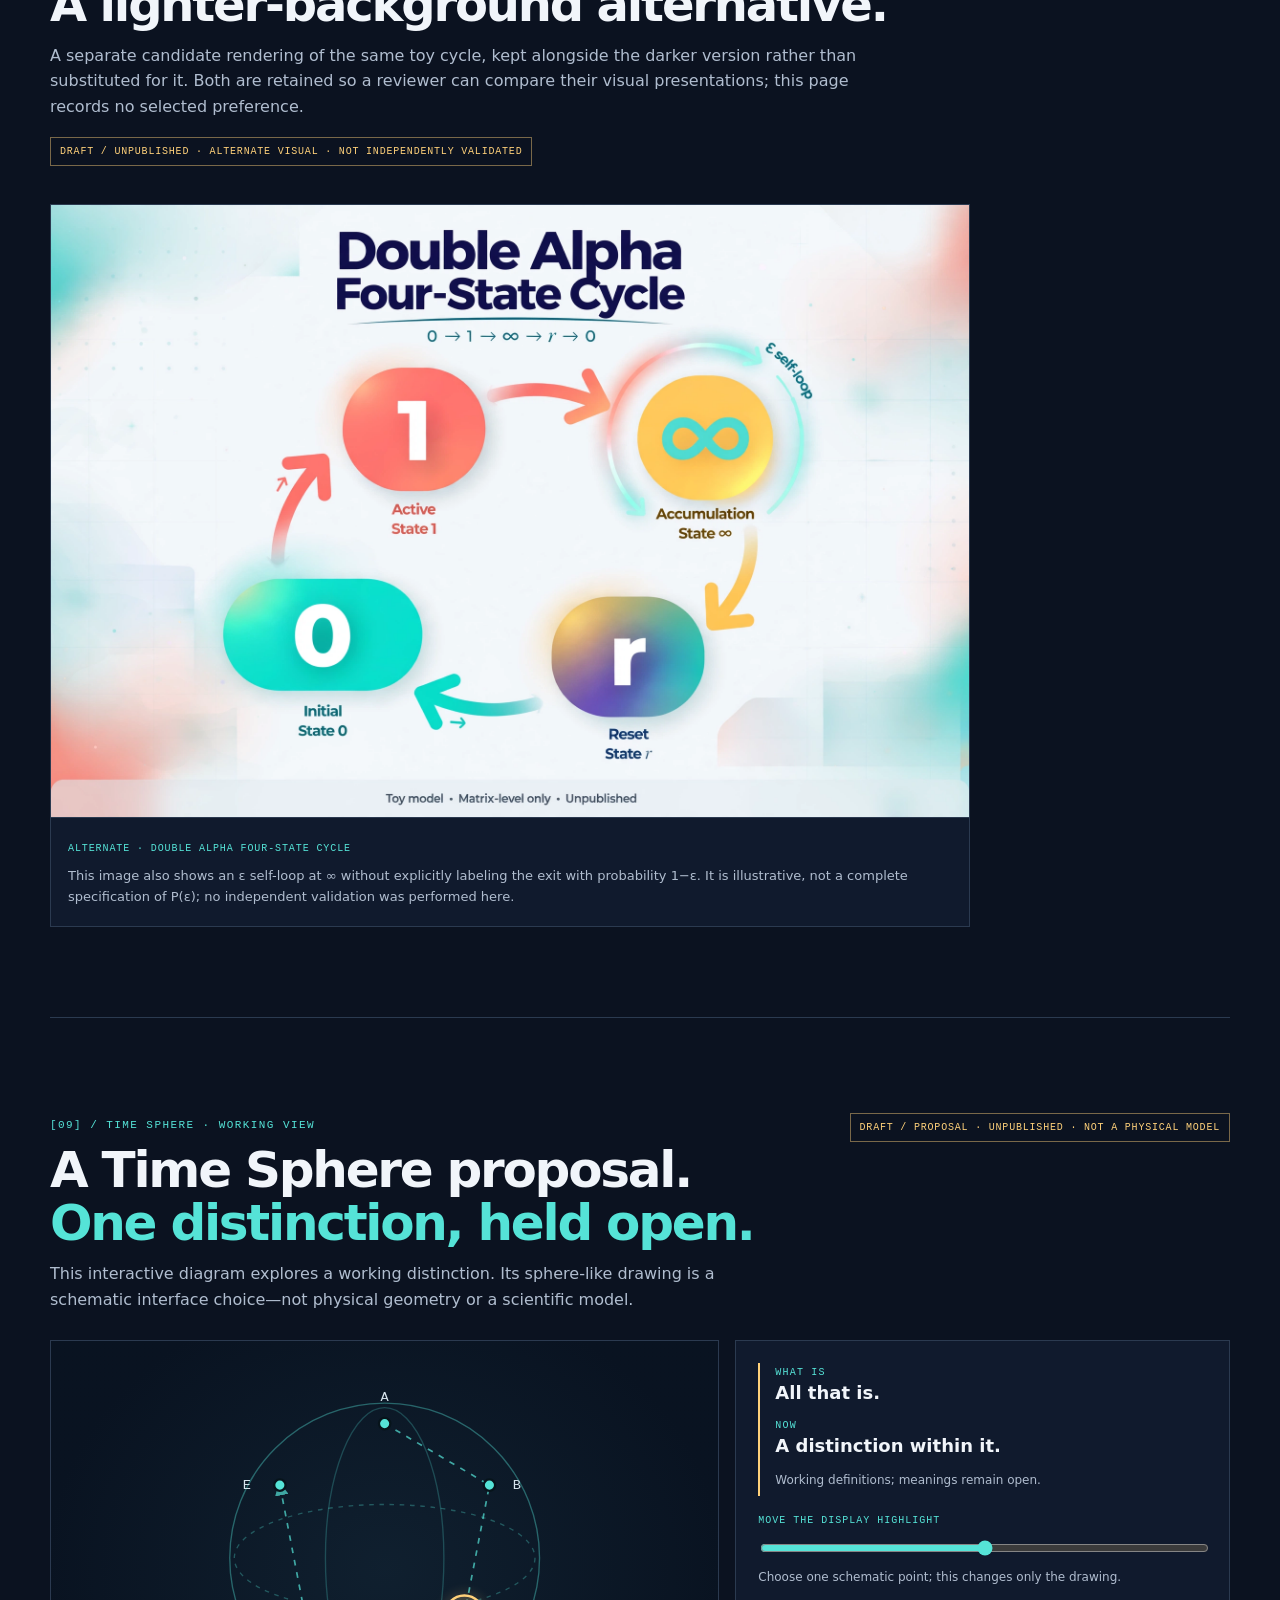
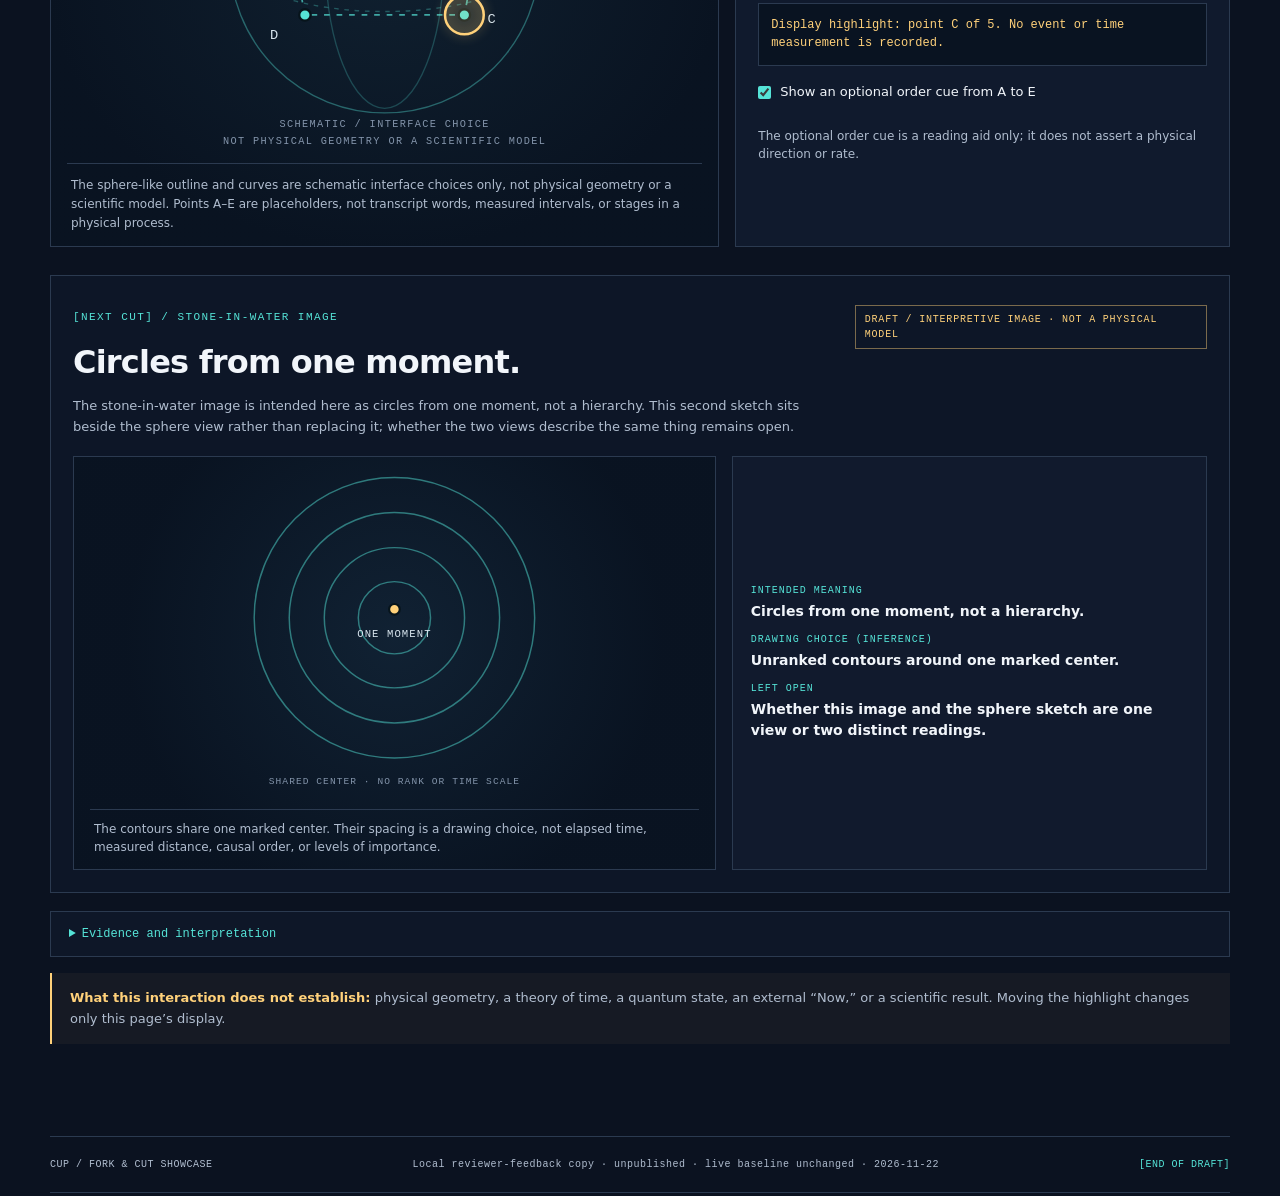
<file: cupshowcase-time-sphere-reviewer-feedback-2026-11-22/index.html>
<!doctype html>
<html lang="en">
  <head>
    <meta charset="UTF-8" />
    <meta name="viewport" content="width=device-width, initial-scale=1" />
    <meta name="theme-color" content="#0b1220" />
    <meta name="description" content="A dated local reviewer-feedback copy of the CUP Fork & Cut Showcase for owner review; unpublished, not a release, formal validation, or scientific claim." />
    <title>CUP / Fork &amp; Cut Showcase — Reviewer Feedback Copy</title>
    <link rel="stylesheet" href="./styles.css" />
    <link rel="stylesheet" href="./time-sphere.css" />
    <link rel="icon" type="image/svg+xml" href="./favicon.svg" />
    <script type="module" src="./app.js"></script>
  </head>
  <body>
    <a class="skip-link" href="#main">Skip to content</a>
    <div class="site-shell">
      <header class="topbar">
        <a class="wordmark" href="#top" aria-label="CUP showcase top">
          <span class="wordmark-mark" aria-hidden="true"><i></i><i></i><i></i></span>
          <span>CUP<span class="slash">/</span>FORK &amp; CUT</span>
        </a>
        <div class="topbar-meta"><span class="status-dot" aria-hidden="true"></span><span>LOCAL REVIEW COPY</span><span class="topbar-divider" aria-hidden="true"></span><span>UNPUBLISHED · OWNER REVIEW</span></div>
      </header>

      <main id="main">
        <section id="top" class="hero section-frame">
          <div class="hero-copy">
            <p class="eyebrow">CUP CRATE WORKFLOW <span class="slash">//</span> REVIEW BUILD 01</p>
            <h1>Name the byte-state.<br /><em>Keep the fork.</em></h1>
            <p class="hero-lede">A small browser-only implementation sketch for making artifact versions visible, hashing file bytes, and recording a scoped choice without erasing the alternatives.</p>
            <p class="hero-note">This is a showcase draft based on the CUP Crate working materials—not the protocol itself, a sealed crate, or a claim of formal conformance.</p>
            <div class="hero-actions">
              <a class="button button-primary" href="#manifest">Build a manifest preview <span aria-hidden="true">↓</span></a>
              <a class="button button-quiet" href="#forks">Try named forks <span aria-hidden="true">↘</span></a>
              <a class="button button-quiet" href="#time-sphere">Review the Time Sphere proposal <span aria-hidden="true">↘</span></a>
            </div>
          </div>
          <div class="hero-instrument" role="img" aria-label="Diagram: two named byte-states remain preserved; one is selected for a single run">
            <div class="instrument-label">[CUT / SCOPE / 01]</div>
            <div class="orbit orbit-one"></div><div class="orbit orbit-two"></div>
            <div class="fork-line" aria-hidden="true"></div>
            <div class="node node-left"><span>A</span><small>named state</small></div>
            <div class="node node-right"><span>B</span><small>named fork</small></div>
            <div class="instrument-center"><span>1</span><small>one run</small></div>
            <div class="instrument-readout"><span class="cyan">BOTH KEPT</span><span>one scoped cut</span></div>
          </div>
        </section>

        <section class="status-note section-frame" aria-labelledby="status-title">
          <div class="status-note-mark" aria-hidden="true">!</div>
          <div><h2 id="status-title">Status is part of the evidence.</h2><p>The source repository describes its protocol as <strong>DRAFT / PROPOSED, not SEALED</strong>, and says nothing there is currently sealed. This page keeps that boundary visible; it does not promote a proposal into a verified release.</p><p><strong>How to read this page:</strong> the browser tools demonstrate limited local behaviors; the figures and Time Sphere drawings are separate review material. Section labels mark the limits for each item. Inclusion here is not validation, formal CUP conformance, or scientific evidence.</p></div>
        </section>

        <section class="section-frame content-section" aria-labelledby="contract-title">
          <div class="section-rail"><span>[01]</span><span>BEHAVIOR</span></div>
          <div class="section-main">
            <div class="section-heading"><p class="eyebrow">WHAT THIS DRAFT DOES</p><h2 id="contract-title">A few checkable moves.</h2><p>Small tools with a deliberately narrow claim.</p></div>
            <div class="contract-grid">
              <article><span class="contract-number">01</span><h3>Hash file bytes</h3><p>Compute SHA-256 per selected file in this browser, then hash a canonical JSON preview. The files are not uploaded.</p></article>
              <article><span class="contract-number">02</span><h3>Name both states</h3><p>Keep small UTF-8 text snapshots under one logical artifact as separate, named local records. No automatic merge is provided.</p></article>
              <article><span class="contract-number">03</span><h3>Scope one cut</h3><p>Record which named state a user selected for a labeled run. This records a choice; it does not execute or validate that run.</p></article>
            </div>
            <div class="boundary-line"><strong>Not established here:</strong> authenticity, completeness, protected append-only storage, formal CUP conformance, correctness of an artifact, or any physical, quantum, or consciousness claim.</div>
          </div>
        </section>

        <section id="figures" class="figure-section section-frame" aria-labelledby="figures-title">
          <div class="figure-heading"><p class="eyebrow">[02] / OWNER-SUPPLIED ARTWORK</p><h2 id="figures-title">Exploratory figures, still in draft.</h2><p>These four supplied images are included without altering their bytes. Captions describe the figures as presented; this package has not independently validated their derivations, calculations, calibration, or physical interpretation.</p><p>For this review, the gallery makes visible how owner-supplied candidate material is kept distinct from the browser tools; its inclusion does not mean the tools use, validate, or depend on these figures.</p><p class="draft-stamp">DRAFT — UNPUBLISHED · CANDIDATE FIGURES · NOT INDEPENDENTLY VALIDATED HERE</p></div>
          <div class="figure-grid">
            <figure class="figure-card"><a href="./figures/fig1_gap.png"><img src="./figures/fig1_gap.png" alt="Figure 1: two-panel plot of a displayed matrix-level spectral gap versus epsilon and its near-zero comparison with epsilon divided by four." loading="lazy" /></a><figcaption><span>FIGURE 1 · DOUBLE ALPHA: MONOTONE GAP</span><p>Depicts Proposition 1 at matrix level, conditional on the displayed P(ε). The supplied caption says the ε = 1 endpoint is not a physical optimum and the plot is not a physical prediction. Values and derivation were not independently recomputed for this package.</p></figcaption></figure>
            <figure class="figure-card"><a href="./figures/fig2_puiseux.png"><img src="./figures/fig2_puiseux.png" alt="Figure 2: log-log plot comparing a computed lambda-two magnitude with a one-third-power reference near epsilon equals one." loading="lazy" /></a><figcaption><span>FIGURE 2 · PUISEUX-TYPE CUBE-ROOT SCALING</span><p>Depicts a proposed p^(1/3) comparison near ε = 1. The supplied caption describes the scaling as an algebraic consequence of a displayed matrix and says the reported slopes came from a relayed log, not an independently reproducible method. This package has not reproduced those slopes.</p></figcaption></figure>
            <figure class="figure-card"><a href="./figures/fig3_005a_target.png"><img src="./figures/fig3_005a_target.png" alt="Figure 3: a plotted target clock-rate curve against a radius-independent baseline, with several labeled points." loading="lazy" /></a><figcaption><span>FIGURE 3 · EXPERIMENT 005A TARGET VS NULL</span><p>Shows a proposed kinematic consistency-test target against a null baseline. The supplied caption says a candidate must reproduce the full functional shape without fitting the target and that calibration must be independently grounded. No experiment or calibration was run for this package.</p></figcaption></figure>
            <figure class="figure-card"><a href="./figures/fig4_state_diagram.png"><img src="./figures/fig4_state_diagram.png" alt="Figure 4: directed four-state cycle through 0, 1, infinity, and r, with an epsilon self-loop at infinity." loading="lazy" /></a><figcaption><span>FIGURE 4 · DISPLAYED STATE DIAGRAM</span><p>Depicts the supplied four-state transition diagram, including an ε self-loop at ∞. The image itself says it is matrix-only, has no physical scale, and does not derive N = 4. This caption does not assert such a derivation.</p></figcaption></figure>
          </div>
        </section>

        <section id="manifest" class="tool-section section-frame" aria-labelledby="manifest-title">
          <div class="tool-heading"><div><p class="eyebrow">[03] / BYTE-LEVEL PREVIEW</p><h2 id="manifest-title">Build a file-manifest preview.</h2><p>Choose local files to calculate a SHA-256 digest for each byte sequence, then a digest for this page’s canonical JSON preview. This is a convenience for review—not a CUP seal.</p></div><div class="local-badge"><span class="status-dot" aria-hidden="true"></span>ON THIS DEVICE<br /><small>no file upload code</small></div></div>
          <div class="tool-layout">
            <form id="manifest-form" class="form-card">
              <fieldset>
                <legend>Preview details</legend>
                <div class="field-grid">
                  <label for="manifest-crate">CRATE / LOGICAL NAME<input id="manifest-crate" name="crate" value="demo-artifact" maxlength="120" required /></label>
                  <label for="manifest-version">VERSION<input id="manifest-version" name="version" value="0.1.0-demo" maxlength="80" required /></label>
                </div>
                <label for="manifest-files">FILES TO HASH <span>up to 20 MiB per file, 50 MiB total</span><input id="manifest-files" name="files" type="file" multiple required /></label>
                <label for="intended-use">INTENDED USE <textarea id="intended-use" name="intended_use" rows="2">Local review only.</textarea></label>
                <div class="field-grid">
                  <label for="manifest-tested">TESTED<textarea id="manifest-tested" name="tested" rows="2">Not run yet.</textarea></label>
                  <label for="manifest-uncertain">UNCERTAIN<textarea id="manifest-uncertain" name="uncertain" rows="2">Protocol status and formal schema validation remain outside this preview.</textarea></label>
                </div>
                <label for="manifest-challenge">CHALLENGE / STRONGEST OPEN QUESTION<textarea id="manifest-challenge" name="challenge" rows="2">Does the exported preview match the intended byte-state?</textarea></label>
                <div class="form-actions"><button class="button button-primary" type="submit">Hash files locally <span aria-hidden="true">→</span></button><button class="button button-quiet" id="download-manifest" type="button" disabled>Download preview JSON</button></div>
                <p id="manifest-message" class="live-message" role="status" aria-live="polite">No files have been read.</p>
              </fieldset>
            </form>
            <div class="output-card">
              <div class="output-heading"><span>MANIFEST PREVIEW</span><small id="manifest-state">WAITING</small></div>
              <pre id="manifest-output" tabindex="0">Select local files and create a preview. File bytes are read in this browser and are not sent to a server.</pre>
              <p class="small-note">The preview digest covers this draft’s canonical JSON representation. The file digests cover the selected file bytes. This page does not collect the sealer identity, time, tool, environment, story, dependencies, or owner decision required for the repository’s broader seal workflow.</p>
            </div>
          </div>
        </section>

        <section id="forks" class="tool-section section-frame" aria-labelledby="forks-title">
          <div class="tool-heading"><div><p class="eyebrow">[04] / PRESERVE, NAME, CUT</p><h2 id="forks-title">Keep alternatives visible.</h2><p>This little workbench stores text snapshots locally so you can see the fork/cut distinction. Snapshot bytes mean UTF-8 bytes of the textarea value; they are not copies of external files.</p></div><div class="local-badge"><span class="status-dot" aria-hidden="true"></span>LOCAL STORAGE<br /><small>editable by the browser owner</small></div></div>
          <div class="fork-layout">
            <form id="snapshot-form" class="form-card">
              <fieldset>
                <legend>Preserve a named text state</legend>
                <label for="artifact-name">LOGICAL ARTIFACT<input id="artifact-name" value="forecast-rule" maxlength="120" required /></label>
                <label for="snapshot-name">BYTE-STATE NAME<input id="snapshot-name" value="candidate-a" maxlength="120" required /></label>
                <label for="snapshot-content">TEXT CONTENT <span>16 KiB limit per state</span><textarea id="snapshot-content" rows="8" required>{
  "threshold": 4,
  "policy": "hold"
}</textarea></label>
                <div class="form-actions"><button class="button button-primary" type="submit">Preserve named state <span aria-hidden="true">→</span></button><button class="button button-quiet" id="load-toy-pair" type="button">Add a toy fork pair</button></div>
                <p id="snapshot-message" class="live-message" role="status" aria-live="polite">No snapshots have been added.</p>
              </fieldset>
            </form>
            <div class="state-list-card">
              <div class="list-heading"><div><span class="residual-kind">LOCAL TEXT STATES</span><h3 id="snapshot-count">0 named states</h3></div><span class="trace-note">not an immutable ledger</span></div>
              <div id="snapshot-list" class="snapshot-list"><p class="empty-state">Your named states will appear here. Add two with the same logical artifact name to see a fork.</p></div>
            </div>
          </div>

          <div class="decision-grid">
            <form id="compare-form" class="form-card compact-card">
              <fieldset>
                <legend>Compare—do not auto-merge</legend>
                <div class="field-grid"><label for="compare-left">STATE A<select id="compare-left"></select></label><label for="compare-right">STATE B<select id="compare-right"></select></label></div>
                <button class="button button-quiet" type="submit">Show both states</button>
                <p id="compare-message" class="live-message" role="status" aria-live="polite">Choose two states to compare.</p>
              </fieldset>
            </form>
            <form id="cut-form" class="form-card compact-card">
              <fieldset>
                <legend>Record a scoped cut</legend>
                <label for="cut-snapshot">NAMED STATE<select id="cut-snapshot"></select></label>
                <label for="cut-run-label">ONE RUN / SCOPE LABEL<input id="cut-run-label" value="demo-run-01" maxlength="160" required /></label>
                <button class="button button-primary" type="submit">Record local cut choice <span aria-hidden="true">→</span></button>
                <p id="cut-message" class="live-message" role="status" aria-live="polite">No cut choice has been recorded.</p>
              </fieldset>
            </form>
          </div>
          <div id="compare-output" class="compare-output" aria-live="polite"><p>Comparison will appear here. Both versions remain available; there is no automatic merge button.</p></div>
          <div class="history-card">
            <div class="list-heading"><div><span class="residual-kind">SCOPED CUT RECORDS</span><h3 id="cut-count">0 cut choices</h3></div><div class="history-actions"><button id="download-local-data" class="button button-quiet button-small" type="button" disabled>Download local data</button><button id="clear-local-data" class="button button-quiet button-small" type="button">Clear this browser demo</button></div></div>
            <div id="cut-list" class="cut-list"><p class="empty-state">A local cut record names one existing state and one run label. It does not establish that the run happened.</p></div>
          </div>
        </section>

        <section id="checks" class="section-frame checks-section" aria-labelledby="checks-title">
          <div class="tool-heading"><div><p class="eyebrow">[05] / EXECUTABLE PAGE CHECKS</p><h2 id="checks-title">Run checks on this code.</h2><p>These browser checks exercise a few functions used by the page. Passing them is not protocol verification or a security seal.</p></div><button id="run-checks" class="button button-primary" type="button">Run browser checks <span aria-hidden="true">→</span></button></div>
          <p id="checks-summary" class="check-summary" role="status" aria-live="polite">Not run yet.</p>
          <ol id="checks-list" class="checks-list"><li>Choose “Run browser checks” to execute the checks now.</li></ol>
        </section>

        <section class="section-frame limits-section" aria-labelledby="limits-title">
          <div class="limits-copy"><p class="eyebrow">[06] / BOUNDARIES</p><h2 id="limits-title">Useful as a sketch.<br /><em>Not a seal.</em></h2><p>A SHA-256 digest can help compare bytes to a previously recorded digest. It does not prove who created the bytes, that every file was included, or that a run is correct. Local storage can be edited, removed, or lost. Keep independent copies of any important receipt.</p></div>
          <div class="limits-list"><span class="residual-kind">INTENTIONALLY NOT IMPLEMENTED</span><div>Cryptographic signatures or identity attestation</div><div>Automatic append-only or tamper-proof storage</div><div>Completeness proof without an independently saved checkpoint</div><div>Automatic branch merge or conflict resolution</div><div>Formal schema validation, release, or repository update</div></div>
        </section>
        <section class="figure-section supplementary-figure section-frame" aria-labelledby="supplementary-figure-title">
          <div class="figure-heading"><p class="eyebrow">[07] / SUPPLEMENTARY CANDIDATE VISUAL</p><h2 id="supplementary-figure-title">A second view of the cycle.</h2><p>This additional owner-supplied visual is kept separate from the matrix-level state diagram above.</p><p class="draft-stamp">TOY MODEL · MATRIX-LEVEL ONLY · DRAFT / UNPUBLISHED</p></div>
          <figure class="figure-card figure-card-wide"><a href="./figures/911570416_2251039785460983_4446618936057807453_n.webp"><img src="./figures/911570416_2251039785460983_4446618936057807453_n.webp" alt="Supplementary Double Alpha four-state cycle illustration showing 0 to 1 to infinity to r to 0 and an epsilon self-loop at infinity." loading="lazy" /></a><figcaption><span>SUPPLEMENTARY · DOUBLE ALPHA FOUR-STATE CYCLE</span><p>The image labels itself a toy model, matrix-level only, and unpublished. It shows an ε self-loop at ∞ but does not explicitly label the exit from ∞ with probability 1−ε; it is illustrative, not a complete specification of P(ε). No independent validation was performed here.</p></figcaption></figure>
        </section>
        <section class="figure-section section-frame" aria-labelledby="alternate-figure-title">
          <div class="figure-heading"><p class="eyebrow">[08] / VISUAL VARIANT</p><h2 id="alternate-figure-title">A lighter-background alternative.</h2><p>A separate candidate rendering of the same toy cycle, kept alongside the darker version rather than substituted for it. Both are retained so a reviewer can compare their visual presentations; this page records no selected preference.</p><p class="draft-stamp">DRAFT / UNPUBLISHED · ALTERNATE VISUAL · NOT INDEPENDENTLY VALIDATED</p></div>
          <figure class="figure-card figure-card-wide"><a href="./figures/912568878_29791060763833514_8627635992533901995_n.webp"><img src="./figures/912568878_29791060763833514_8627635992533901995_n.webp" alt="Lighter-background alternate illustration of the Double Alpha four-state cycle with an epsilon self-loop at infinity." loading="lazy" /></a><figcaption><span>ALTERNATE · DOUBLE ALPHA FOUR-STATE CYCLE</span><p>This image also shows an ε self-loop at ∞ without explicitly labeling the exit with probability 1−ε. It is illustrative, not a complete specification of P(ε); no independent validation was performed here.</p></figcaption></figure>
        </section>

        <section id="time-sphere" class="time-sphere-section section-frame" aria-labelledby="time-sphere-title">
          <div class="time-sphere-heading">
            <div>
              <p class="eyebrow">[09] / TIME SPHERE · WORKING VIEW</p>
              <h2 id="time-sphere-title">A Time Sphere proposal.<br /><em>One distinction, held open.</em></h2>
              <p>This interactive diagram explores a working distinction. Its sphere-like drawing is a schematic interface choice—not physical geometry or a scientific model.</p>
            </div>
            <p class="draft-stamp">DRAFT / PROPOSAL · UNPUBLISHED · NOT A PHYSICAL MODEL</p>
          </div>

          <div class="time-sphere-layout">
            <figure class="time-sphere-figure">
              <svg id="time-sphere-diagram" viewBox="0 0 520 360" role="img" aria-labelledby="time-sphere-svg-title time-sphere-svg-desc">
                <title id="time-sphere-svg-title">Schematic interface choice: a sphere-like drawing with five placeholder marks and a movable Now highlight</title>
                <desc id="time-sphere-svg-desc">A visual convention using a circular outline, latitude-like curves, five placeholder points, an optional order cue, and a movable display highlight. It is not physical geometry or a scientific model.</desc>
                <defs>
                  <marker id="sphere-arrowhead" markerWidth="8" markerHeight="8" refX="6" refY="4" orient="auto">
                    <path d="M0,0 L8,4 L0,8 z" fill="#55e3d7"></path>
                  </marker>
                </defs>
                <circle class="sphere-outline" cx="260" cy="180" r="136"></circle>
                <ellipse class="sphere-latitude" cx="260" cy="180" rx="132" ry="47"></ellipse>
                <ellipse class="sphere-longitude" cx="260" cy="180" rx="52" ry="132"></ellipse>
                <path id="sphere-sequence-path" class="sphere-sequence-path" d="M260 62 L352 116 L330 230 L190 230 L168 116" marker-end="url(#sphere-arrowhead)"></path>
                <g class="sphere-point" aria-hidden="true"><circle cx="260" cy="62" r="5"></circle><text x="260" y="42">A</text></g>
                <g class="sphere-point" aria-hidden="true"><circle cx="352" cy="116" r="5"></circle><text x="376" y="119">B</text></g>
                <g class="sphere-point" aria-hidden="true"><circle cx="330" cy="230" r="5"></circle><text x="354" y="237">C</text></g>
                <g class="sphere-point" aria-hidden="true"><circle cx="190" cy="230" r="5"></circle><text x="163" y="251">D</text></g>
                <g class="sphere-point" aria-hidden="true"><circle cx="168" cy="116" r="5"></circle><text x="139" y="119">E</text></g>
                <circle id="sphere-now-marker" class="sphere-now-marker" cx="330" cy="230" r="17" aria-hidden="true"></circle>
                <text class="sphere-field-label" x="260" y="328" text-anchor="middle">SCHEMATIC / INTERFACE CHOICE</text>
                <text class="sphere-field-label" x="260" y="343" text-anchor="middle">NOT PHYSICAL GEOMETRY OR A SCIENTIFIC MODEL</text>
              </svg>
              <figcaption>The sphere-like outline and curves are schematic interface choices only, not physical geometry or a scientific model. Points A–E are placeholders, not transcript words, measured intervals, or stages in a physical process.</figcaption>
            </figure>

            <div class="time-sphere-controls">
              <div class="sphere-definitions">
                <p><span>WHAT IS</span><strong>All that is.</strong></p>
                <p><span>NOW</span><strong>A distinction within it.</strong></p>
                <small>Working definitions; meanings remain open.</small>
              </div>
              <label class="sphere-range-label" for="time-sphere-point">MOVE THE DISPLAY HIGHLIGHT
                <input id="time-sphere-point" type="range" min="1" max="5" step="1" value="3" aria-describedby="time-sphere-point-note" />
                <span id="time-sphere-point-note">Choose one schematic point; this changes only the drawing.</span>
              </label>
              <p id="time-sphere-selection" class="sphere-status" role="status" aria-live="polite">Highlight: point C of 5. No event or time measurement is recorded.</p>
              <label class="sphere-toggle" for="time-sphere-order-toggle"><input id="time-sphere-order-toggle" type="checkbox" checked aria-controls="sphere-sequence-path" /> Show an optional order cue from A to E</label>
              <p id="time-sphere-order-status" class="small-note" aria-live="polite">The order cue is a reading aid only; it does not assert a physical direction or rate.</p>
            </div>
          </div>

          <section class="sphere-ripple" aria-labelledby="sphere-ripple-title">
            <div class="sphere-ripple-heading">
              <div>
                <p class="eyebrow">[NEXT CUT] / STONE-IN-WATER IMAGE</p>
                <h3 id="sphere-ripple-title">Circles from one moment.</h3>
                <p>The stone-in-water image is intended here as circles from one moment, not a hierarchy. This second sketch sits beside the sphere view rather than replacing it; whether the two views describe the same thing remains open.</p>
              </div>
              <p class="draft-stamp">DRAFT / INTERPRETIVE IMAGE · NOT A PHYSICAL MODEL</p>
            </div>
            <div class="sphere-ripple-layout">
              <figure class="sphere-ripple-figure">
                <svg viewBox="0 0 520 320" role="img" aria-labelledby="sphere-ripple-svg-title sphere-ripple-svg-desc">
                  <title id="sphere-ripple-svg-title">Schematic circles sharing one marked moment</title>
                  <desc id="sphere-ripple-svg-desc">Four concentric drawing contours share a single center marked one moment. They are not ranked, timed, measured, or presented as physical water waves.</desc>
                  <circle class="sphere-ripple-ring" cx="260" cy="140" r="34"></circle>
                  <circle class="sphere-ripple-ring" cx="260" cy="140" r="66"></circle>
                  <circle class="sphere-ripple-ring" cx="260" cy="140" r="99"></circle>
                  <circle class="sphere-ripple-ring" cx="260" cy="140" r="132"></circle>
                  <circle class="sphere-ripple-origin" cx="260" cy="132" r="5"></circle>
                  <text class="sphere-ripple-center-label" x="260" y="158">ONE MOMENT</text>
                  <text class="sphere-ripple-field-label" x="260" y="296">SHARED CENTER · NO RANK OR TIME SCALE</text>
                </svg>
                <figcaption>The contours share one marked center. Their spacing is a drawing choice, not elapsed time, measured distance, causal order, or levels of importance.</figcaption>
              </figure>
              <div class="sphere-ripple-reading">
                <p><span>INTENDED MEANING</span><strong>Circles from one moment, not a hierarchy.</strong></p>
                <p><span>DRAWING CHOICE (INFERENCE)</span><strong>Unranked contours around one marked center.</strong></p>
                <p><span>LEFT OPEN</span><strong>Whether this image and the sphere sketch are one view or two distinct readings.</strong></p>
              </div>
            </div>
          </section>

          <details class="sphere-evidence">
            <summary>Evidence and interpretation</summary>
            <div>
              <p><strong>Artifact evidence:</strong> the working draft <em>What Is and Now</em> gives the two definitions above and describes a conversation as words in sequence that also occupy positions on a screen. It holds “how” and “where” aside.</p>
              <p><strong>Proposal choices (inference):</strong> the sphere-like drawing, five marks, movable highlight, and optional order cue are interface choices to make that distinction inspectable. They are not specified or established by the source draft.</p>
              <p><strong>Not imported:</strong> a separate archived Spiral Time Sphere page includes equations and physical/quantum interpretations. This proposal does not reproduce or validate those claims.</p>
            </div>
          </details>
          <p class="time-sphere-boundary"><strong>What this interaction does not establish:</strong> physical geometry, a theory of time, a quantum state, an external “Now,” or a scientific result. Moving the highlight changes only this page’s display.</p>
        </section>
      </main>

      <footer class="footer section-frame"><span>CUP / FORK &amp; CUT SHOWCASE</span><span>Local reviewer-feedback copy · unpublished · live baseline unchanged · 2026-11-22</span><span class="footer-right">[END OF DRAFT]</span></footer>
    </div>
  </body>
</html>
</file>
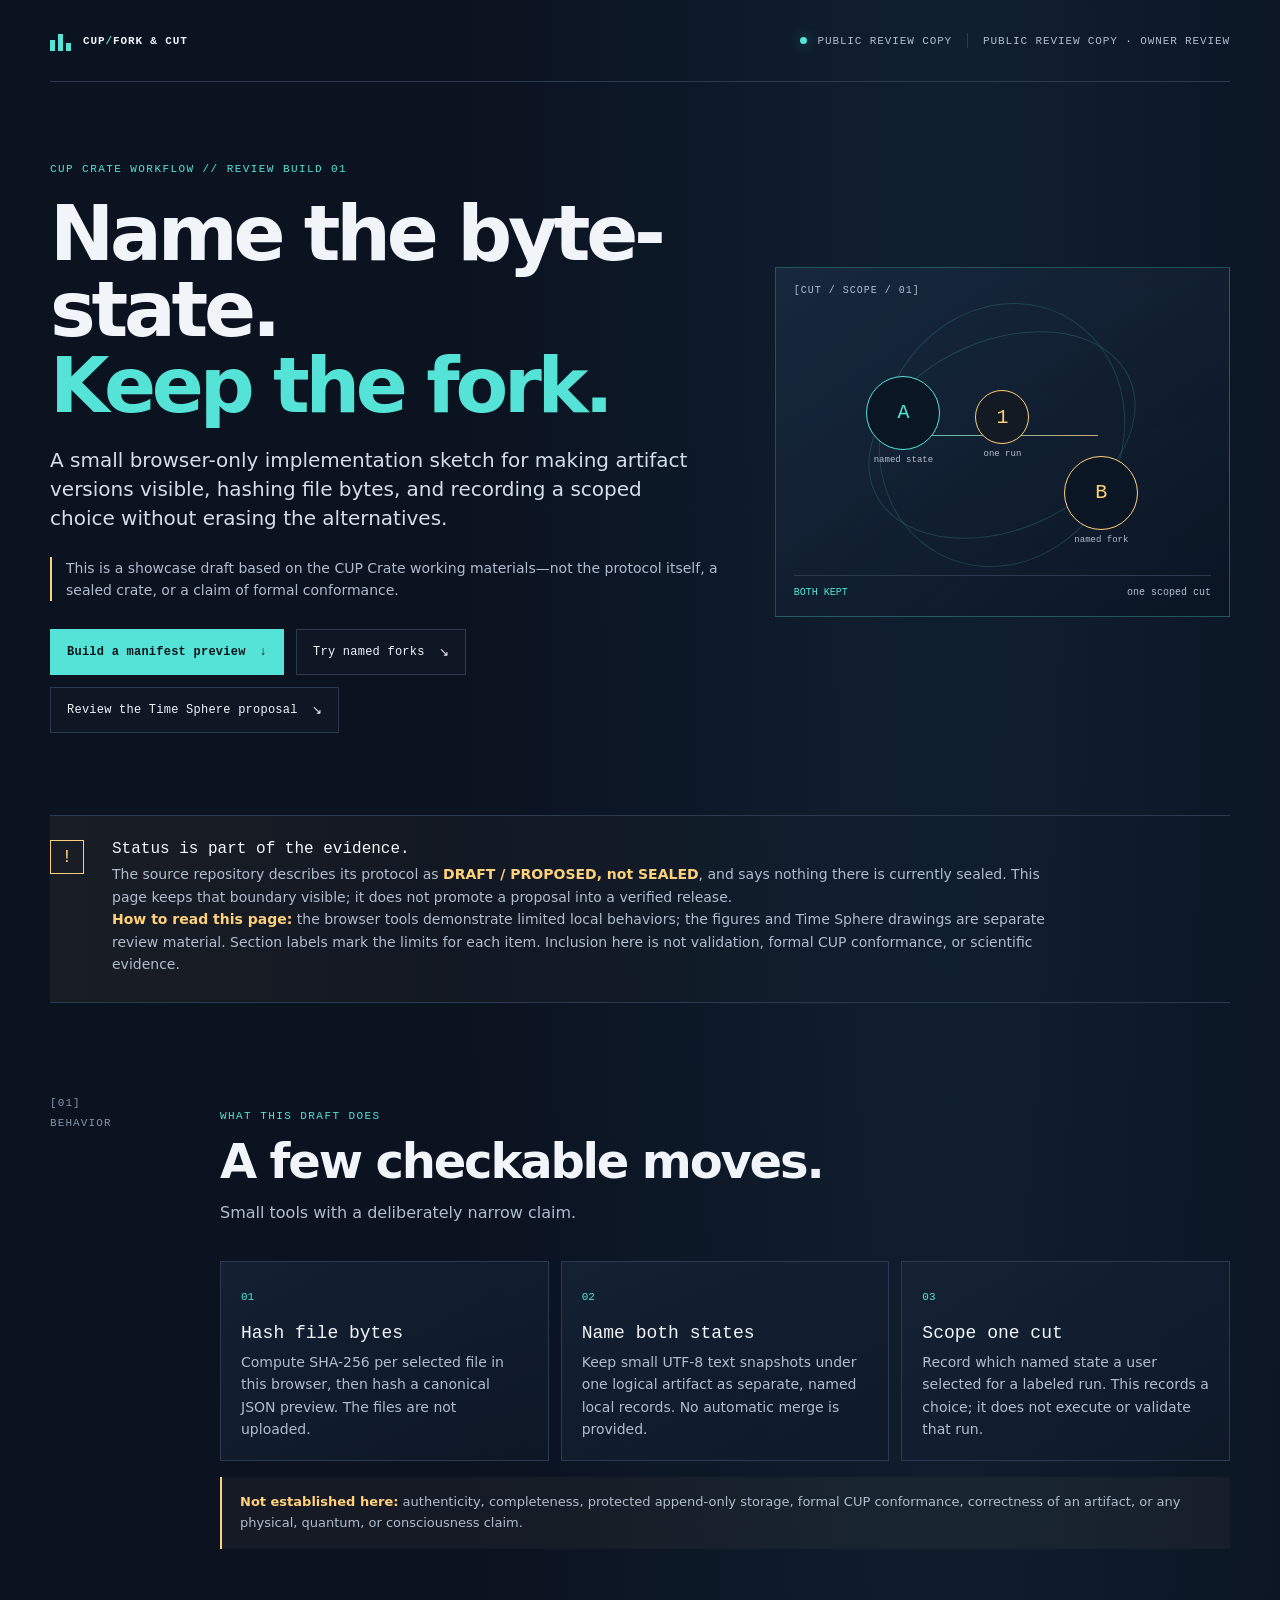
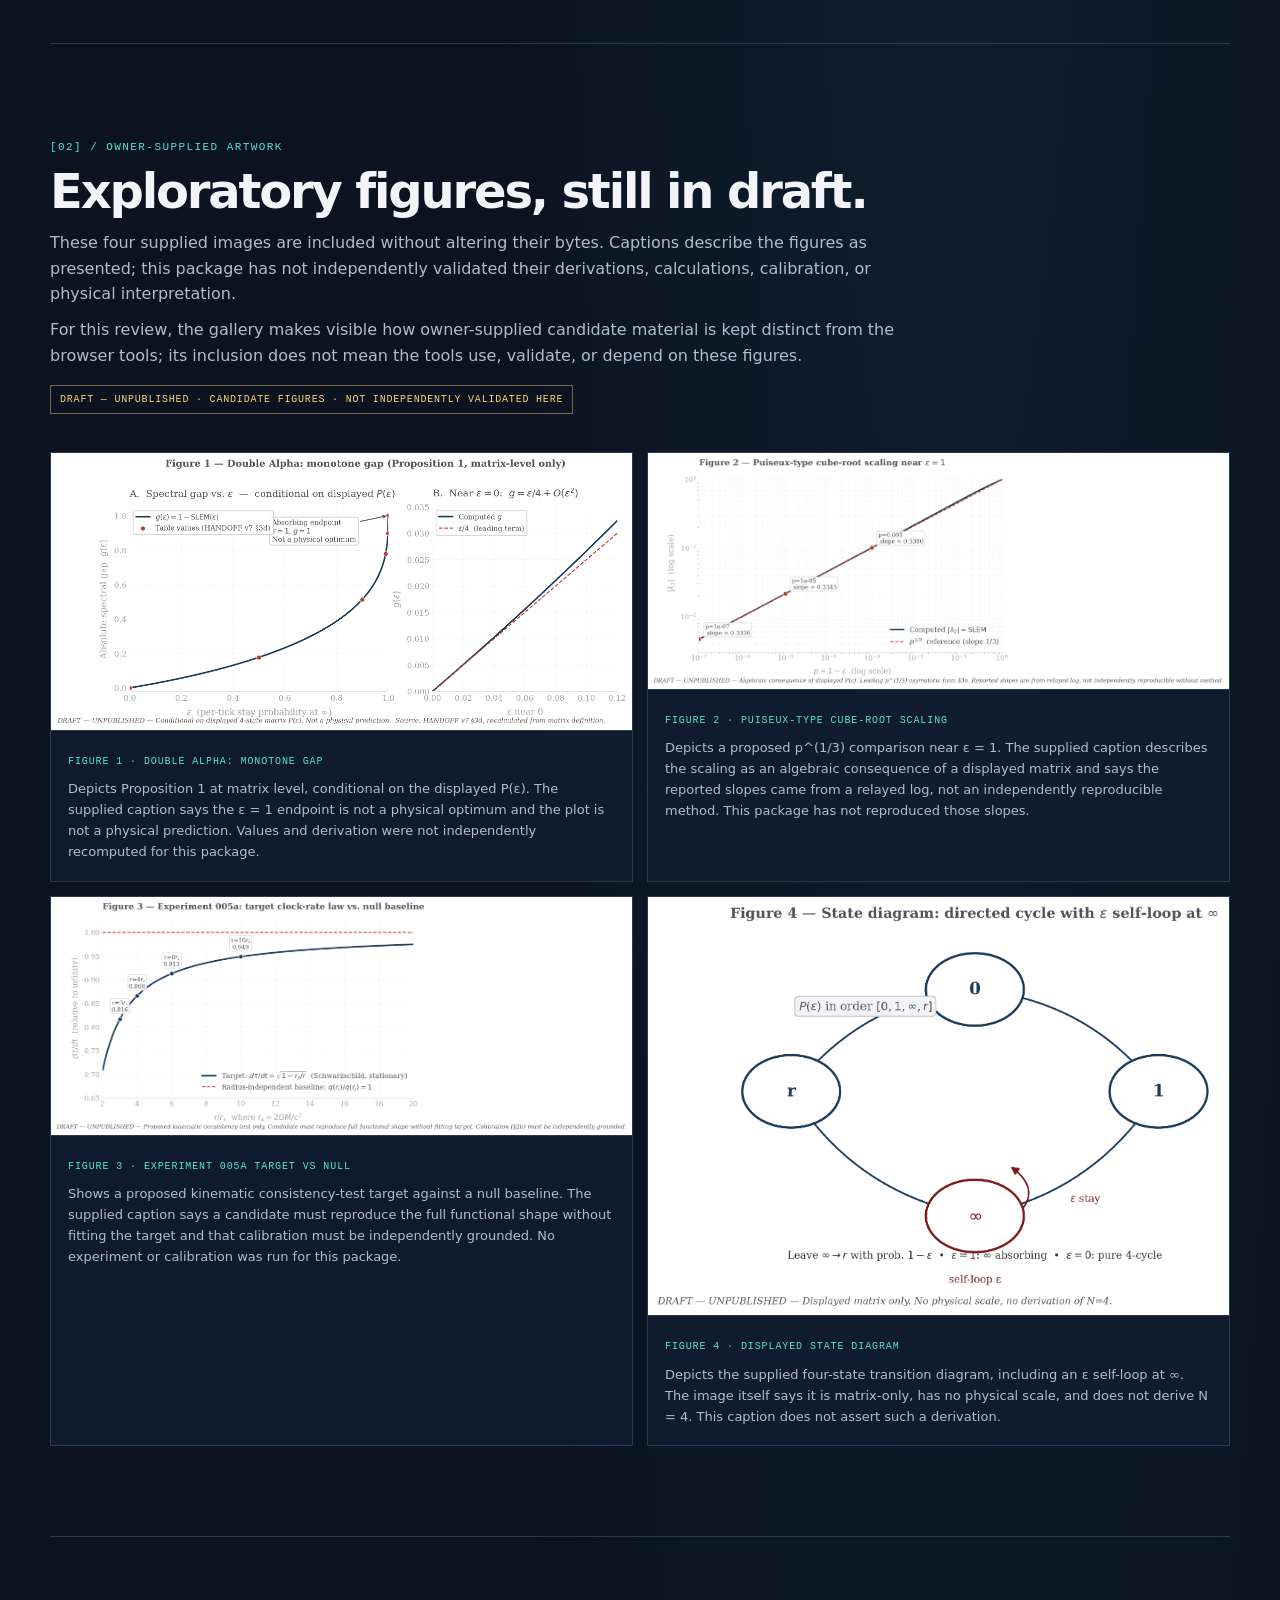
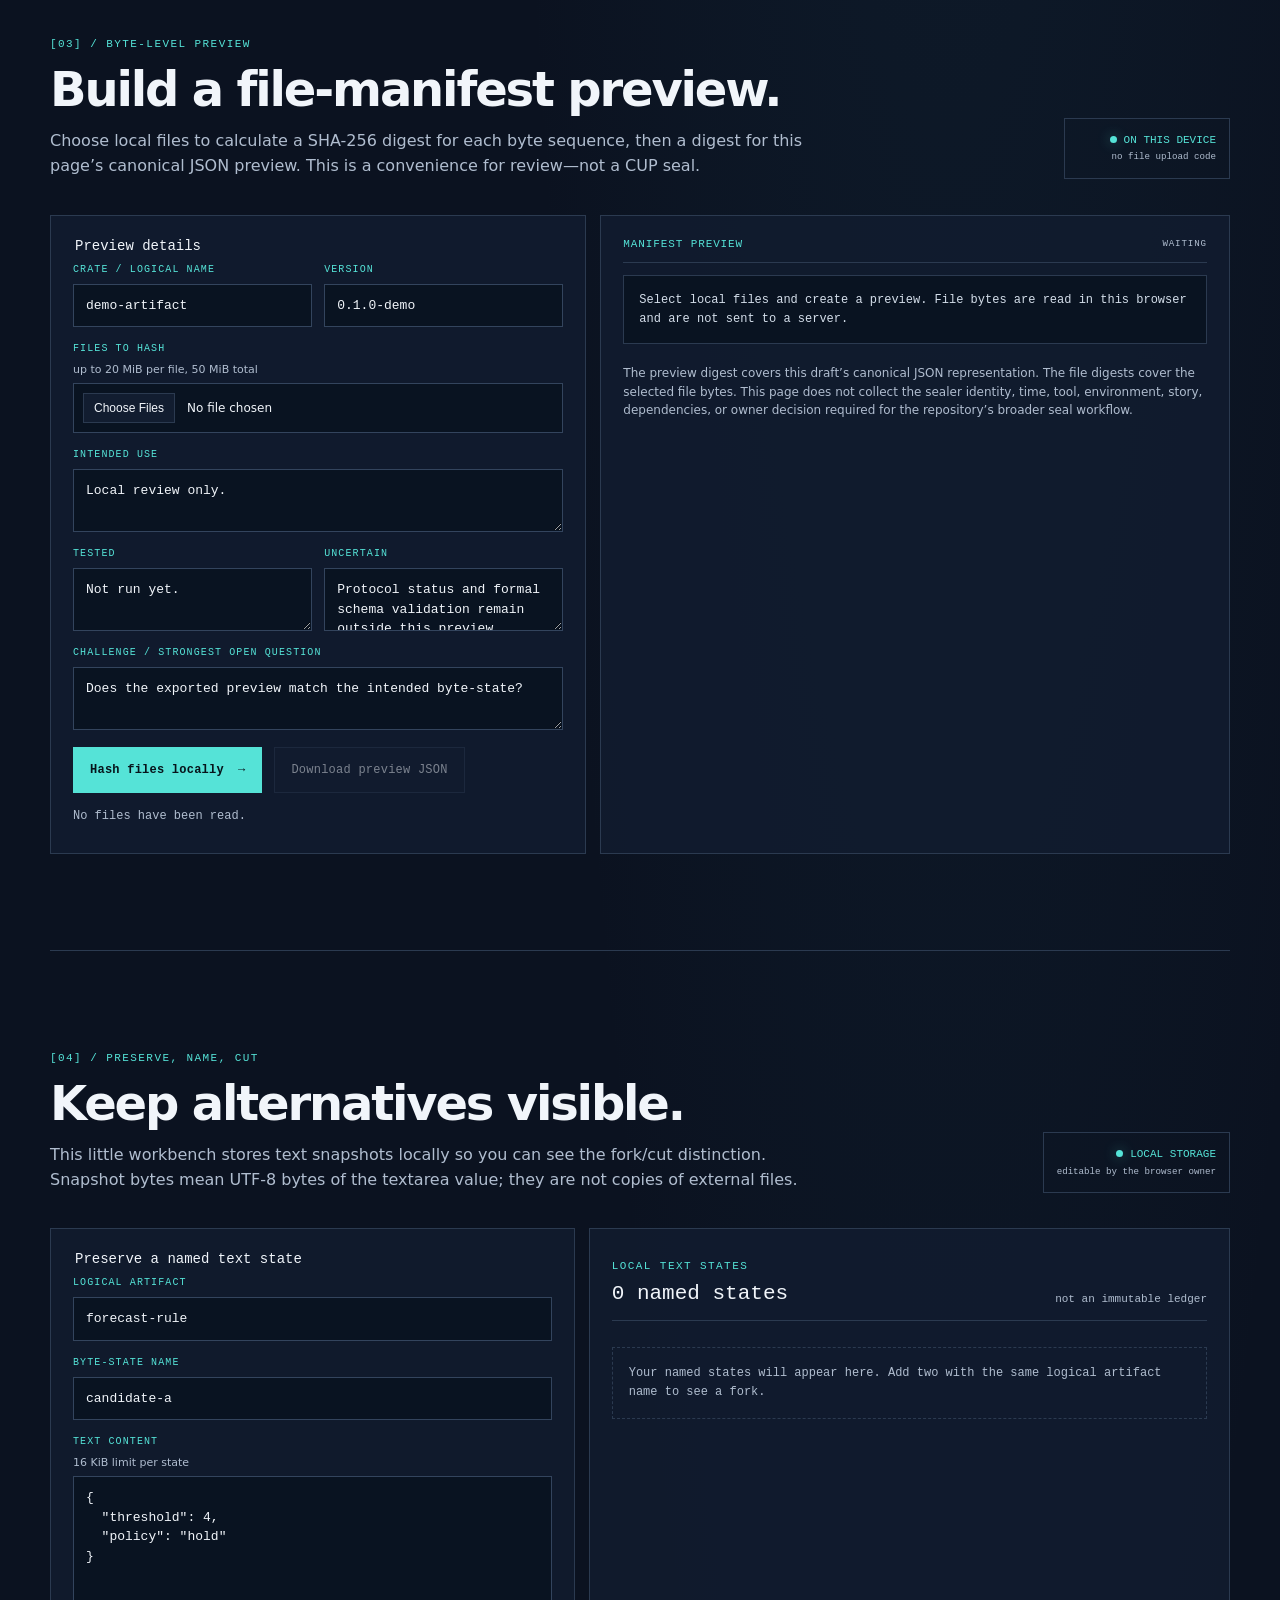
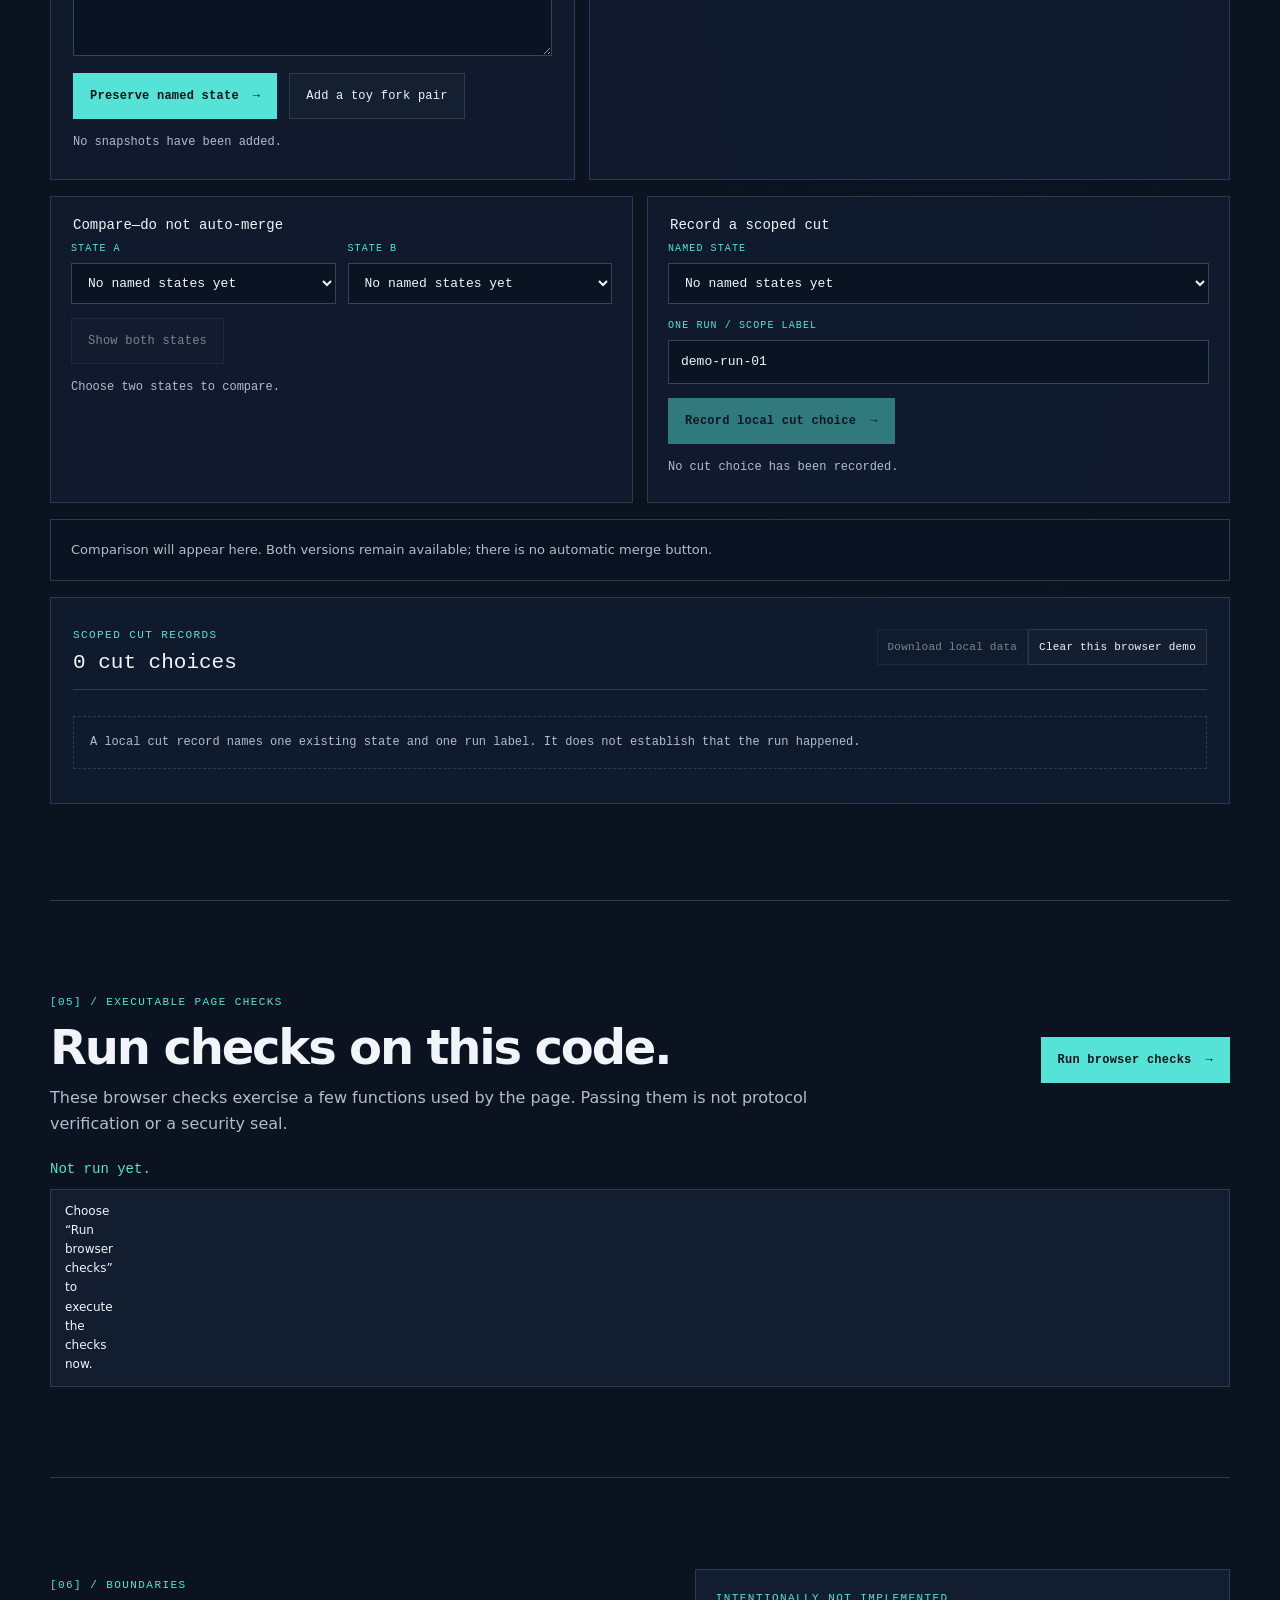
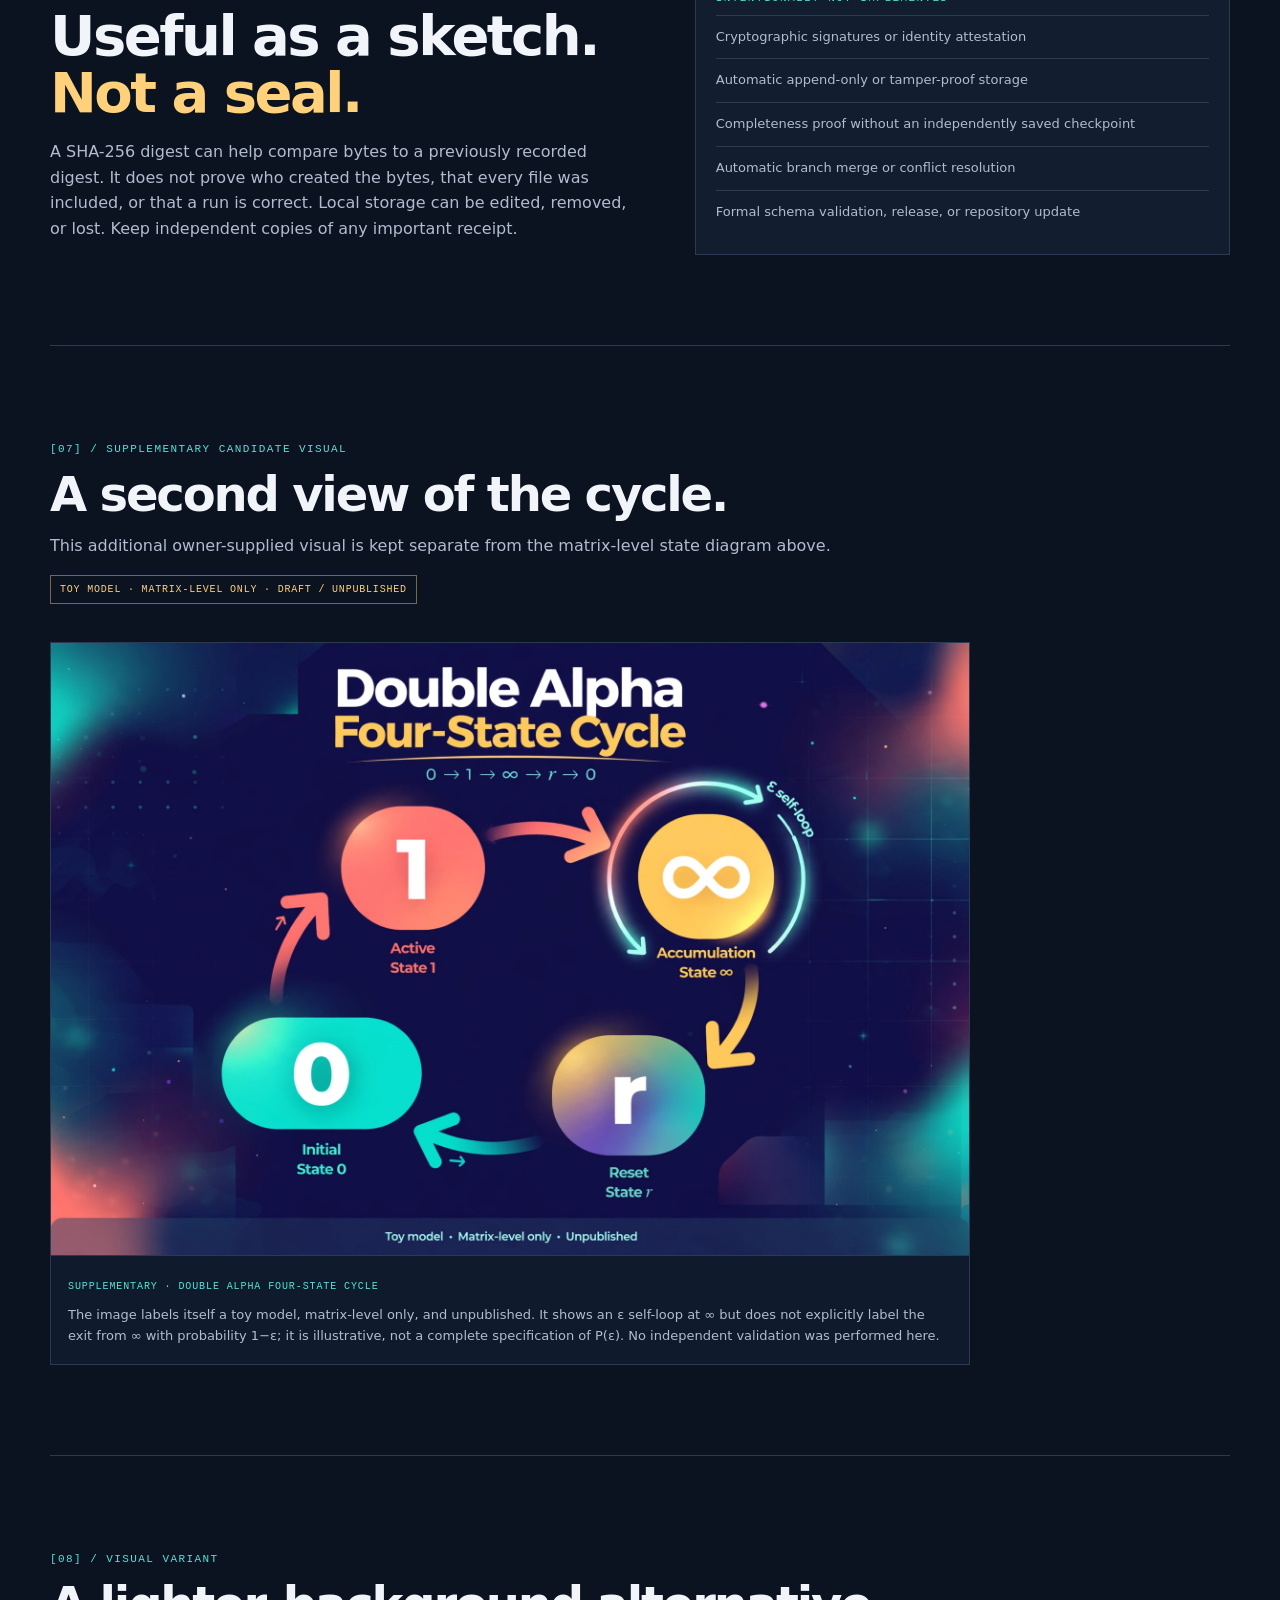
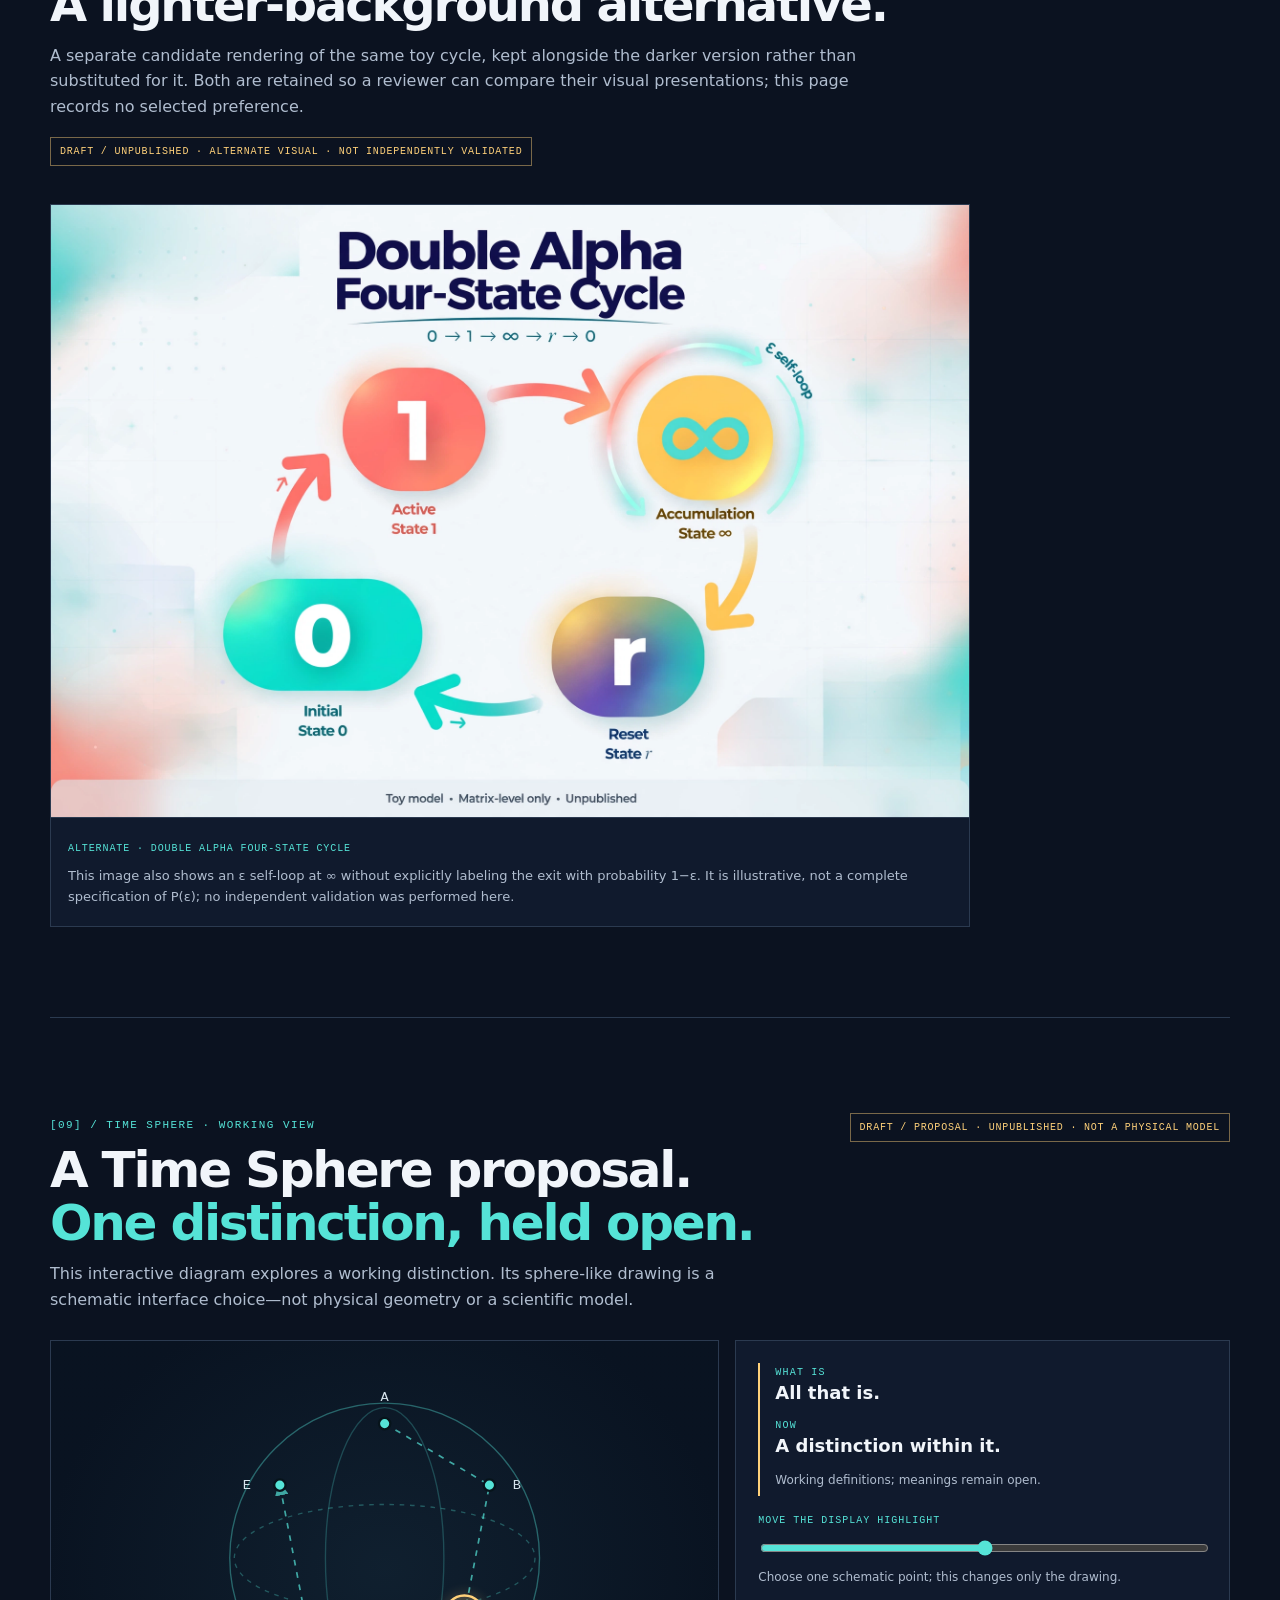
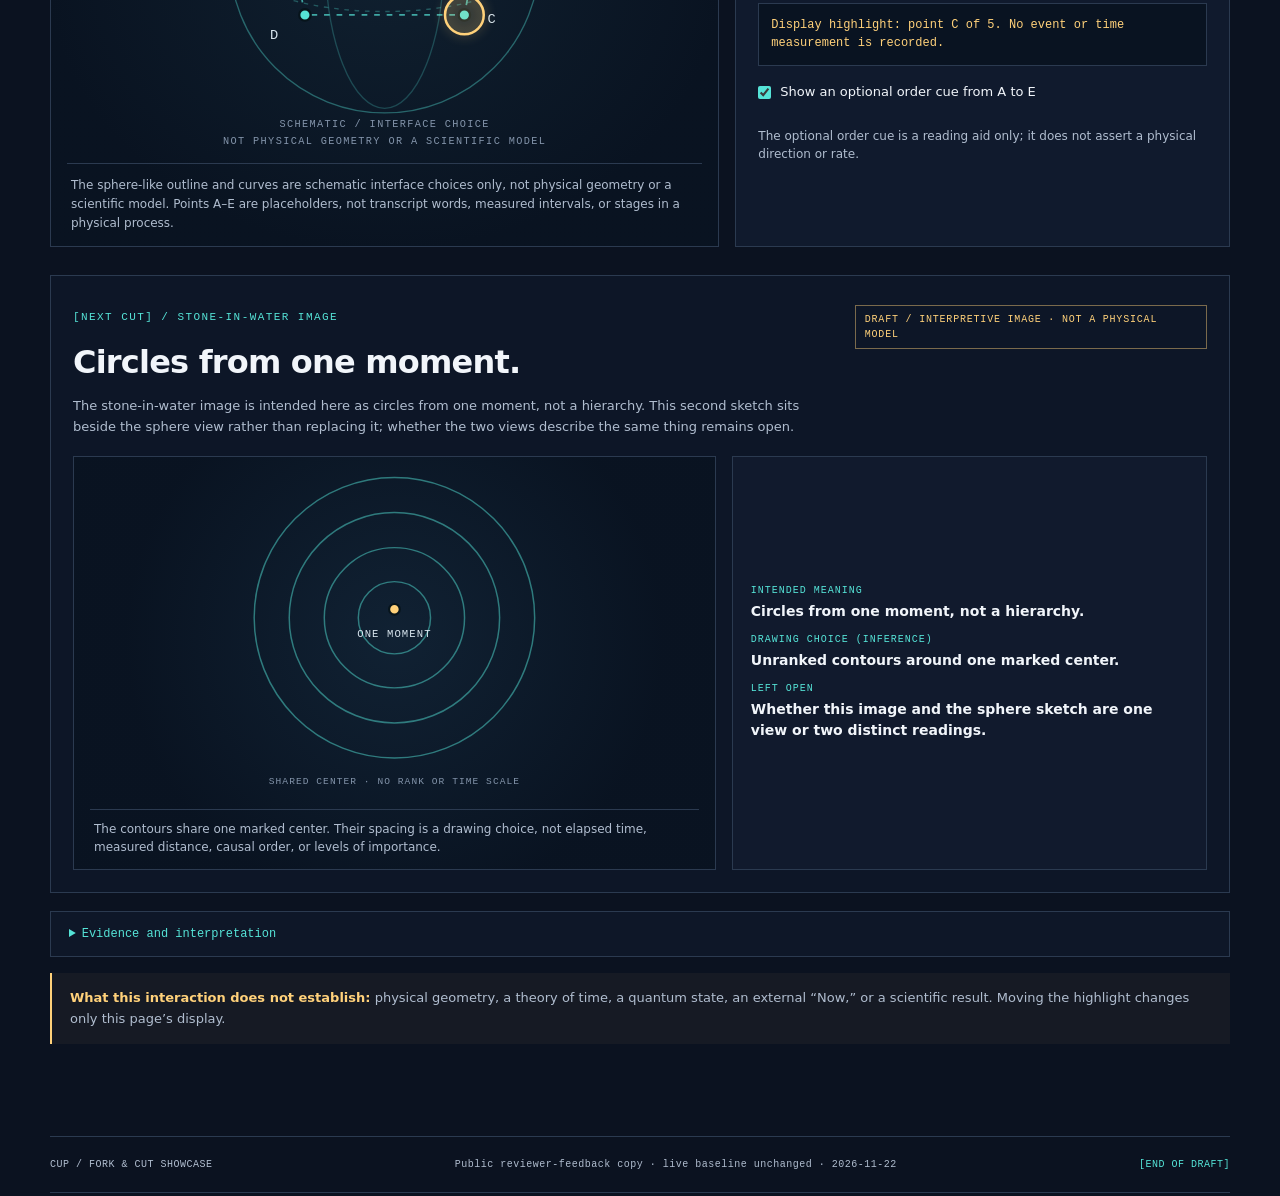
<file: cupshowcase-time-sphere-reviewer-feedback-public-review-copy-2026-11-22/index.html>
<!doctype html>
<html lang="en">
  <head>
    <meta charset="UTF-8" />
    <meta name="viewport" content="width=device-width, initial-scale=1" />
    <meta name="theme-color" content="#0b1220" />
    <meta name="description" content="A dated public reviewer-feedback copy of the CUP Fork & Cut Showcase for owner review; not a release, formal validation, or scientific claim." />
    <title>CUP / Fork &amp; Cut Showcase — Reviewer Feedback Copy</title>
    <link rel="stylesheet" href="./styles.css" />
    <link rel="stylesheet" href="./time-sphere.css" />
    <link rel="icon" type="image/svg+xml" href="./favicon.svg" />
    <script type="module" src="./app.js"></script>
  </head>
  <body>
    <a class="skip-link" href="#main">Skip to content</a>
    <div class="site-shell">
      <header class="topbar">
        <a class="wordmark" href="#top" aria-label="CUP showcase top">
          <span class="wordmark-mark" aria-hidden="true"><i></i><i></i><i></i></span>
          <span>CUP<span class="slash">/</span>FORK &amp; CUT</span>
        </a>
        <div class="topbar-meta"><span class="status-dot" aria-hidden="true"></span><span>PUBLIC REVIEW COPY</span><span class="topbar-divider" aria-hidden="true"></span><span>PUBLIC REVIEW COPY · OWNER REVIEW</span></div>
      </header>

      <main id="main">
        <section id="top" class="hero section-frame">
          <div class="hero-copy">
            <p class="eyebrow">CUP CRATE WORKFLOW <span class="slash">//</span> REVIEW BUILD 01</p>
            <h1>Name the byte-state.<br /><em>Keep the fork.</em></h1>
            <p class="hero-lede">A small browser-only implementation sketch for making artifact versions visible, hashing file bytes, and recording a scoped choice without erasing the alternatives.</p>
            <p class="hero-note">This is a showcase draft based on the CUP Crate working materials—not the protocol itself, a sealed crate, or a claim of formal conformance.</p>
            <div class="hero-actions">
              <a class="button button-primary" href="#manifest">Build a manifest preview <span aria-hidden="true">↓</span></a>
              <a class="button button-quiet" href="#forks">Try named forks <span aria-hidden="true">↘</span></a>
              <a class="button button-quiet" href="#time-sphere">Review the Time Sphere proposal <span aria-hidden="true">↘</span></a>
            </div>
          </div>
          <div class="hero-instrument" role="img" aria-label="Diagram: two named byte-states remain preserved; one is selected for a single run">
            <div class="instrument-label">[CUT / SCOPE / 01]</div>
            <div class="orbit orbit-one"></div><div class="orbit orbit-two"></div>
            <div class="fork-line" aria-hidden="true"></div>
            <div class="node node-left"><span>A</span><small>named state</small></div>
            <div class="node node-right"><span>B</span><small>named fork</small></div>
            <div class="instrument-center"><span>1</span><small>one run</small></div>
            <div class="instrument-readout"><span class="cyan">BOTH KEPT</span><span>one scoped cut</span></div>
          </div>
        </section>

        <section class="status-note section-frame" aria-labelledby="status-title">
          <div class="status-note-mark" aria-hidden="true">!</div>
          <div><h2 id="status-title">Status is part of the evidence.</h2><p>The source repository describes its protocol as <strong>DRAFT / PROPOSED, not SEALED</strong>, and says nothing there is currently sealed. This page keeps that boundary visible; it does not promote a proposal into a verified release.</p><p><strong>How to read this page:</strong> the browser tools demonstrate limited local behaviors; the figures and Time Sphere drawings are separate review material. Section labels mark the limits for each item. Inclusion here is not validation, formal CUP conformance, or scientific evidence.</p></div>
        </section>

        <section class="section-frame content-section" aria-labelledby="contract-title">
          <div class="section-rail"><span>[01]</span><span>BEHAVIOR</span></div>
          <div class="section-main">
            <div class="section-heading"><p class="eyebrow">WHAT THIS DRAFT DOES</p><h2 id="contract-title">A few checkable moves.</h2><p>Small tools with a deliberately narrow claim.</p></div>
            <div class="contract-grid">
              <article><span class="contract-number">01</span><h3>Hash file bytes</h3><p>Compute SHA-256 per selected file in this browser, then hash a canonical JSON preview. The files are not uploaded.</p></article>
              <article><span class="contract-number">02</span><h3>Name both states</h3><p>Keep small UTF-8 text snapshots under one logical artifact as separate, named local records. No automatic merge is provided.</p></article>
              <article><span class="contract-number">03</span><h3>Scope one cut</h3><p>Record which named state a user selected for a labeled run. This records a choice; it does not execute or validate that run.</p></article>
            </div>
            <div class="boundary-line"><strong>Not established here:</strong> authenticity, completeness, protected append-only storage, formal CUP conformance, correctness of an artifact, or any physical, quantum, or consciousness claim.</div>
          </div>
        </section>

        <section id="figures" class="figure-section section-frame" aria-labelledby="figures-title">
          <div class="figure-heading"><p class="eyebrow">[02] / OWNER-SUPPLIED ARTWORK</p><h2 id="figures-title">Exploratory figures, still in draft.</h2><p>These four supplied images are included without altering their bytes. Captions describe the figures as presented; this package has not independently validated their derivations, calculations, calibration, or physical interpretation.</p><p>For this review, the gallery makes visible how owner-supplied candidate material is kept distinct from the browser tools; its inclusion does not mean the tools use, validate, or depend on these figures.</p><p class="draft-stamp">DRAFT — UNPUBLISHED · CANDIDATE FIGURES · NOT INDEPENDENTLY VALIDATED HERE</p></div>
          <div class="figure-grid">
            <figure class="figure-card"><a href="./figures/fig1_gap.png"><img src="./figures/fig1_gap.png" alt="Figure 1: two-panel plot of a displayed matrix-level spectral gap versus epsilon and its near-zero comparison with epsilon divided by four." loading="lazy" /></a><figcaption><span>FIGURE 1 · DOUBLE ALPHA: MONOTONE GAP</span><p>Depicts Proposition 1 at matrix level, conditional on the displayed P(ε). The supplied caption says the ε = 1 endpoint is not a physical optimum and the plot is not a physical prediction. Values and derivation were not independently recomputed for this package.</p></figcaption></figure>
            <figure class="figure-card"><a href="./figures/fig2_puiseux.png"><img src="./figures/fig2_puiseux.png" alt="Figure 2: log-log plot comparing a computed lambda-two magnitude with a one-third-power reference near epsilon equals one." loading="lazy" /></a><figcaption><span>FIGURE 2 · PUISEUX-TYPE CUBE-ROOT SCALING</span><p>Depicts a proposed p^(1/3) comparison near ε = 1. The supplied caption describes the scaling as an algebraic consequence of a displayed matrix and says the reported slopes came from a relayed log, not an independently reproducible method. This package has not reproduced those slopes.</p></figcaption></figure>
            <figure class="figure-card"><a href="./figures/fig3_005a_target.png"><img src="./figures/fig3_005a_target.png" alt="Figure 3: a plotted target clock-rate curve against a radius-independent baseline, with several labeled points." loading="lazy" /></a><figcaption><span>FIGURE 3 · EXPERIMENT 005A TARGET VS NULL</span><p>Shows a proposed kinematic consistency-test target against a null baseline. The supplied caption says a candidate must reproduce the full functional shape without fitting the target and that calibration must be independently grounded. No experiment or calibration was run for this package.</p></figcaption></figure>
            <figure class="figure-card"><a href="./figures/fig4_state_diagram.png"><img src="./figures/fig4_state_diagram.png" alt="Figure 4: directed four-state cycle through 0, 1, infinity, and r, with an epsilon self-loop at infinity." loading="lazy" /></a><figcaption><span>FIGURE 4 · DISPLAYED STATE DIAGRAM</span><p>Depicts the supplied four-state transition diagram, including an ε self-loop at ∞. The image itself says it is matrix-only, has no physical scale, and does not derive N = 4. This caption does not assert such a derivation.</p></figcaption></figure>
          </div>
        </section>

        <section id="manifest" class="tool-section section-frame" aria-labelledby="manifest-title">
          <div class="tool-heading"><div><p class="eyebrow">[03] / BYTE-LEVEL PREVIEW</p><h2 id="manifest-title">Build a file-manifest preview.</h2><p>Choose local files to calculate a SHA-256 digest for each byte sequence, then a digest for this page’s canonical JSON preview. This is a convenience for review—not a CUP seal.</p></div><div class="local-badge"><span class="status-dot" aria-hidden="true"></span>ON THIS DEVICE<br /><small>no file upload code</small></div></div>
          <div class="tool-layout">
            <form id="manifest-form" class="form-card">
              <fieldset>
                <legend>Preview details</legend>
                <div class="field-grid">
                  <label for="manifest-crate">CRATE / LOGICAL NAME<input id="manifest-crate" name="crate" value="demo-artifact" maxlength="120" required /></label>
                  <label for="manifest-version">VERSION<input id="manifest-version" name="version" value="0.1.0-demo" maxlength="80" required /></label>
                </div>
                <label for="manifest-files">FILES TO HASH <span>up to 20 MiB per file, 50 MiB total</span><input id="manifest-files" name="files" type="file" multiple required /></label>
                <label for="intended-use">INTENDED USE <textarea id="intended-use" name="intended_use" rows="2">Local review only.</textarea></label>
                <div class="field-grid">
                  <label for="manifest-tested">TESTED<textarea id="manifest-tested" name="tested" rows="2">Not run yet.</textarea></label>
                  <label for="manifest-uncertain">UNCERTAIN<textarea id="manifest-uncertain" name="uncertain" rows="2">Protocol status and formal schema validation remain outside this preview.</textarea></label>
                </div>
                <label for="manifest-challenge">CHALLENGE / STRONGEST OPEN QUESTION<textarea id="manifest-challenge" name="challenge" rows="2">Does the exported preview match the intended byte-state?</textarea></label>
                <div class="form-actions"><button class="button button-primary" type="submit">Hash files locally <span aria-hidden="true">→</span></button><button class="button button-quiet" id="download-manifest" type="button" disabled>Download preview JSON</button></div>
                <p id="manifest-message" class="live-message" role="status" aria-live="polite">No files have been read.</p>
              </fieldset>
            </form>
            <div class="output-card">
              <div class="output-heading"><span>MANIFEST PREVIEW</span><small id="manifest-state">WAITING</small></div>
              <pre id="manifest-output" tabindex="0">Select local files and create a preview. File bytes are read in this browser and are not sent to a server.</pre>
              <p class="small-note">The preview digest covers this draft’s canonical JSON representation. The file digests cover the selected file bytes. This page does not collect the sealer identity, time, tool, environment, story, dependencies, or owner decision required for the repository’s broader seal workflow.</p>
            </div>
          </div>
        </section>

        <section id="forks" class="tool-section section-frame" aria-labelledby="forks-title">
          <div class="tool-heading"><div><p class="eyebrow">[04] / PRESERVE, NAME, CUT</p><h2 id="forks-title">Keep alternatives visible.</h2><p>This little workbench stores text snapshots locally so you can see the fork/cut distinction. Snapshot bytes mean UTF-8 bytes of the textarea value; they are not copies of external files.</p></div><div class="local-badge"><span class="status-dot" aria-hidden="true"></span>LOCAL STORAGE<br /><small>editable by the browser owner</small></div></div>
          <div class="fork-layout">
            <form id="snapshot-form" class="form-card">
              <fieldset>
                <legend>Preserve a named text state</legend>
                <label for="artifact-name">LOGICAL ARTIFACT<input id="artifact-name" value="forecast-rule" maxlength="120" required /></label>
                <label for="snapshot-name">BYTE-STATE NAME<input id="snapshot-name" value="candidate-a" maxlength="120" required /></label>
                <label for="snapshot-content">TEXT CONTENT <span>16 KiB limit per state</span><textarea id="snapshot-content" rows="8" required>{
  "threshold": 4,
  "policy": "hold"
}</textarea></label>
                <div class="form-actions"><button class="button button-primary" type="submit">Preserve named state <span aria-hidden="true">→</span></button><button class="button button-quiet" id="load-toy-pair" type="button">Add a toy fork pair</button></div>
                <p id="snapshot-message" class="live-message" role="status" aria-live="polite">No snapshots have been added.</p>
              </fieldset>
            </form>
            <div class="state-list-card">
              <div class="list-heading"><div><span class="residual-kind">LOCAL TEXT STATES</span><h3 id="snapshot-count">0 named states</h3></div><span class="trace-note">not an immutable ledger</span></div>
              <div id="snapshot-list" class="snapshot-list"><p class="empty-state">Your named states will appear here. Add two with the same logical artifact name to see a fork.</p></div>
            </div>
          </div>

          <div class="decision-grid">
            <form id="compare-form" class="form-card compact-card">
              <fieldset>
                <legend>Compare—do not auto-merge</legend>
                <div class="field-grid"><label for="compare-left">STATE A<select id="compare-left"></select></label><label for="compare-right">STATE B<select id="compare-right"></select></label></div>
                <button class="button button-quiet" type="submit">Show both states</button>
                <p id="compare-message" class="live-message" role="status" aria-live="polite">Choose two states to compare.</p>
              </fieldset>
            </form>
            <form id="cut-form" class="form-card compact-card">
              <fieldset>
                <legend>Record a scoped cut</legend>
                <label for="cut-snapshot">NAMED STATE<select id="cut-snapshot"></select></label>
                <label for="cut-run-label">ONE RUN / SCOPE LABEL<input id="cut-run-label" value="demo-run-01" maxlength="160" required /></label>
                <button class="button button-primary" type="submit">Record local cut choice <span aria-hidden="true">→</span></button>
                <p id="cut-message" class="live-message" role="status" aria-live="polite">No cut choice has been recorded.</p>
              </fieldset>
            </form>
          </div>
          <div id="compare-output" class="compare-output" aria-live="polite"><p>Comparison will appear here. Both versions remain available; there is no automatic merge button.</p></div>
          <div class="history-card">
            <div class="list-heading"><div><span class="residual-kind">SCOPED CUT RECORDS</span><h3 id="cut-count">0 cut choices</h3></div><div class="history-actions"><button id="download-local-data" class="button button-quiet button-small" type="button" disabled>Download local data</button><button id="clear-local-data" class="button button-quiet button-small" type="button">Clear this browser demo</button></div></div>
            <div id="cut-list" class="cut-list"><p class="empty-state">A local cut record names one existing state and one run label. It does not establish that the run happened.</p></div>
          </div>
        </section>

        <section id="checks" class="section-frame checks-section" aria-labelledby="checks-title">
          <div class="tool-heading"><div><p class="eyebrow">[05] / EXECUTABLE PAGE CHECKS</p><h2 id="checks-title">Run checks on this code.</h2><p>These browser checks exercise a few functions used by the page. Passing them is not protocol verification or a security seal.</p></div><button id="run-checks" class="button button-primary" type="button">Run browser checks <span aria-hidden="true">→</span></button></div>
          <p id="checks-summary" class="check-summary" role="status" aria-live="polite">Not run yet.</p>
          <ol id="checks-list" class="checks-list"><li>Choose “Run browser checks” to execute the checks now.</li></ol>
        </section>

        <section class="section-frame limits-section" aria-labelledby="limits-title">
          <div class="limits-copy"><p class="eyebrow">[06] / BOUNDARIES</p><h2 id="limits-title">Useful as a sketch.<br /><em>Not a seal.</em></h2><p>A SHA-256 digest can help compare bytes to a previously recorded digest. It does not prove who created the bytes, that every file was included, or that a run is correct. Local storage can be edited, removed, or lost. Keep independent copies of any important receipt.</p></div>
          <div class="limits-list"><span class="residual-kind">INTENTIONALLY NOT IMPLEMENTED</span><div>Cryptographic signatures or identity attestation</div><div>Automatic append-only or tamper-proof storage</div><div>Completeness proof without an independently saved checkpoint</div><div>Automatic branch merge or conflict resolution</div><div>Formal schema validation, release, or repository update</div></div>
        </section>
        <section class="figure-section supplementary-figure section-frame" aria-labelledby="supplementary-figure-title">
          <div class="figure-heading"><p class="eyebrow">[07] / SUPPLEMENTARY CANDIDATE VISUAL</p><h2 id="supplementary-figure-title">A second view of the cycle.</h2><p>This additional owner-supplied visual is kept separate from the matrix-level state diagram above.</p><p class="draft-stamp">TOY MODEL · MATRIX-LEVEL ONLY · DRAFT / UNPUBLISHED</p></div>
          <figure class="figure-card figure-card-wide"><a href="./figures/911570416_2251039785460983_4446618936057807453_n.webp"><img src="./figures/911570416_2251039785460983_4446618936057807453_n.webp" alt="Supplementary Double Alpha four-state cycle illustration showing 0 to 1 to infinity to r to 0 and an epsilon self-loop at infinity." loading="lazy" /></a><figcaption><span>SUPPLEMENTARY · DOUBLE ALPHA FOUR-STATE CYCLE</span><p>The image labels itself a toy model, matrix-level only, and unpublished. It shows an ε self-loop at ∞ but does not explicitly label the exit from ∞ with probability 1−ε; it is illustrative, not a complete specification of P(ε). No independent validation was performed here.</p></figcaption></figure>
        </section>
        <section class="figure-section section-frame" aria-labelledby="alternate-figure-title">
          <div class="figure-heading"><p class="eyebrow">[08] / VISUAL VARIANT</p><h2 id="alternate-figure-title">A lighter-background alternative.</h2><p>A separate candidate rendering of the same toy cycle, kept alongside the darker version rather than substituted for it. Both are retained so a reviewer can compare their visual presentations; this page records no selected preference.</p><p class="draft-stamp">DRAFT / UNPUBLISHED · ALTERNATE VISUAL · NOT INDEPENDENTLY VALIDATED</p></div>
          <figure class="figure-card figure-card-wide"><a href="./figures/912568878_29791060763833514_8627635992533901995_n.webp"><img src="./figures/912568878_29791060763833514_8627635992533901995_n.webp" alt="Lighter-background alternate illustration of the Double Alpha four-state cycle with an epsilon self-loop at infinity." loading="lazy" /></a><figcaption><span>ALTERNATE · DOUBLE ALPHA FOUR-STATE CYCLE</span><p>This image also shows an ε self-loop at ∞ without explicitly labeling the exit with probability 1−ε. It is illustrative, not a complete specification of P(ε); no independent validation was performed here.</p></figcaption></figure>
        </section>

        <section id="time-sphere" class="time-sphere-section section-frame" aria-labelledby="time-sphere-title">
          <div class="time-sphere-heading">
            <div>
              <p class="eyebrow">[09] / TIME SPHERE · WORKING VIEW</p>
              <h2 id="time-sphere-title">A Time Sphere proposal.<br /><em>One distinction, held open.</em></h2>
              <p>This interactive diagram explores a working distinction. Its sphere-like drawing is a schematic interface choice—not physical geometry or a scientific model.</p>
            </div>
            <p class="draft-stamp">DRAFT / PROPOSAL · UNPUBLISHED · NOT A PHYSICAL MODEL</p>
          </div>

          <div class="time-sphere-layout">
            <figure class="time-sphere-figure">
              <svg id="time-sphere-diagram" viewBox="0 0 520 360" role="img" aria-labelledby="time-sphere-svg-title time-sphere-svg-desc">
                <title id="time-sphere-svg-title">Schematic interface choice: a sphere-like drawing with five placeholder marks and a movable Now highlight</title>
                <desc id="time-sphere-svg-desc">A visual convention using a circular outline, latitude-like curves, five placeholder points, an optional order cue, and a movable display highlight. It is not physical geometry or a scientific model.</desc>
                <defs>
                  <marker id="sphere-arrowhead" markerWidth="8" markerHeight="8" refX="6" refY="4" orient="auto">
                    <path d="M0,0 L8,4 L0,8 z" fill="#55e3d7"></path>
                  </marker>
                </defs>
                <circle class="sphere-outline" cx="260" cy="180" r="136"></circle>
                <ellipse class="sphere-latitude" cx="260" cy="180" rx="132" ry="47"></ellipse>
                <ellipse class="sphere-longitude" cx="260" cy="180" rx="52" ry="132"></ellipse>
                <path id="sphere-sequence-path" class="sphere-sequence-path" d="M260 62 L352 116 L330 230 L190 230 L168 116" marker-end="url(#sphere-arrowhead)"></path>
                <g class="sphere-point" aria-hidden="true"><circle cx="260" cy="62" r="5"></circle><text x="260" y="42">A</text></g>
                <g class="sphere-point" aria-hidden="true"><circle cx="352" cy="116" r="5"></circle><text x="376" y="119">B</text></g>
                <g class="sphere-point" aria-hidden="true"><circle cx="330" cy="230" r="5"></circle><text x="354" y="237">C</text></g>
                <g class="sphere-point" aria-hidden="true"><circle cx="190" cy="230" r="5"></circle><text x="163" y="251">D</text></g>
                <g class="sphere-point" aria-hidden="true"><circle cx="168" cy="116" r="5"></circle><text x="139" y="119">E</text></g>
                <circle id="sphere-now-marker" class="sphere-now-marker" cx="330" cy="230" r="17" aria-hidden="true"></circle>
                <text class="sphere-field-label" x="260" y="328" text-anchor="middle">SCHEMATIC / INTERFACE CHOICE</text>
                <text class="sphere-field-label" x="260" y="343" text-anchor="middle">NOT PHYSICAL GEOMETRY OR A SCIENTIFIC MODEL</text>
              </svg>
              <figcaption>The sphere-like outline and curves are schematic interface choices only, not physical geometry or a scientific model. Points A–E are placeholders, not transcript words, measured intervals, or stages in a physical process.</figcaption>
            </figure>

            <div class="time-sphere-controls">
              <div class="sphere-definitions">
                <p><span>WHAT IS</span><strong>All that is.</strong></p>
                <p><span>NOW</span><strong>A distinction within it.</strong></p>
                <small>Working definitions; meanings remain open.</small>
              </div>
              <label class="sphere-range-label" for="time-sphere-point">MOVE THE DISPLAY HIGHLIGHT
                <input id="time-sphere-point" type="range" min="1" max="5" step="1" value="3" aria-describedby="time-sphere-point-note" />
                <span id="time-sphere-point-note">Choose one schematic point; this changes only the drawing.</span>
              </label>
              <p id="time-sphere-selection" class="sphere-status" role="status" aria-live="polite">Highlight: point C of 5. No event or time measurement is recorded.</p>
              <label class="sphere-toggle" for="time-sphere-order-toggle"><input id="time-sphere-order-toggle" type="checkbox" checked aria-controls="sphere-sequence-path" /> Show an optional order cue from A to E</label>
              <p id="time-sphere-order-status" class="small-note" aria-live="polite">The order cue is a reading aid only; it does not assert a physical direction or rate.</p>
            </div>
          </div>

          <section class="sphere-ripple" aria-labelledby="sphere-ripple-title">
            <div class="sphere-ripple-heading">
              <div>
                <p class="eyebrow">[NEXT CUT] / STONE-IN-WATER IMAGE</p>
                <h3 id="sphere-ripple-title">Circles from one moment.</h3>
                <p>The stone-in-water image is intended here as circles from one moment, not a hierarchy. This second sketch sits beside the sphere view rather than replacing it; whether the two views describe the same thing remains open.</p>
              </div>
              <p class="draft-stamp">DRAFT / INTERPRETIVE IMAGE · NOT A PHYSICAL MODEL</p>
            </div>
            <div class="sphere-ripple-layout">
              <figure class="sphere-ripple-figure">
                <svg viewBox="0 0 520 320" role="img" aria-labelledby="sphere-ripple-svg-title sphere-ripple-svg-desc">
                  <title id="sphere-ripple-svg-title">Schematic circles sharing one marked moment</title>
                  <desc id="sphere-ripple-svg-desc">Four concentric drawing contours share a single center marked one moment. They are not ranked, timed, measured, or presented as physical water waves.</desc>
                  <circle class="sphere-ripple-ring" cx="260" cy="140" r="34"></circle>
                  <circle class="sphere-ripple-ring" cx="260" cy="140" r="66"></circle>
                  <circle class="sphere-ripple-ring" cx="260" cy="140" r="99"></circle>
                  <circle class="sphere-ripple-ring" cx="260" cy="140" r="132"></circle>
                  <circle class="sphere-ripple-origin" cx="260" cy="132" r="5"></circle>
                  <text class="sphere-ripple-center-label" x="260" y="158">ONE MOMENT</text>
                  <text class="sphere-ripple-field-label" x="260" y="296">SHARED CENTER · NO RANK OR TIME SCALE</text>
                </svg>
                <figcaption>The contours share one marked center. Their spacing is a drawing choice, not elapsed time, measured distance, causal order, or levels of importance.</figcaption>
              </figure>
              <div class="sphere-ripple-reading">
                <p><span>INTENDED MEANING</span><strong>Circles from one moment, not a hierarchy.</strong></p>
                <p><span>DRAWING CHOICE (INFERENCE)</span><strong>Unranked contours around one marked center.</strong></p>
                <p><span>LEFT OPEN</span><strong>Whether this image and the sphere sketch are one view or two distinct readings.</strong></p>
              </div>
            </div>
          </section>

          <details class="sphere-evidence">
            <summary>Evidence and interpretation</summary>
            <div>
              <p><strong>Artifact evidence:</strong> the working draft <em>What Is and Now</em> gives the two definitions above and describes a conversation as words in sequence that also occupy positions on a screen. It holds “how” and “where” aside.</p>
              <p><strong>Proposal choices (inference):</strong> the sphere-like drawing, five marks, movable highlight, and optional order cue are interface choices to make that distinction inspectable. They are not specified or established by the source draft.</p>
              <p><strong>Not imported:</strong> a separate archived Spiral Time Sphere page includes equations and physical/quantum interpretations. This proposal does not reproduce or validate those claims.</p>
            </div>
          </details>
          <p class="time-sphere-boundary"><strong>What this interaction does not establish:</strong> physical geometry, a theory of time, a quantum state, an external “Now,” or a scientific result. Moving the highlight changes only this page’s display.</p>
        </section>
      </main>

      <footer class="footer section-frame"><span>CUP / FORK &amp; CUT SHOWCASE</span><span>Public reviewer-feedback copy · live baseline unchanged · 2026-11-22</span><span class="footer-right">[END OF DRAFT]</span></footer>
    </div>
  </body>
</html>
</file>
<file: styles.css>
:root{color-scheme:dark;--bg:#0b1220;--surface:#121d30;--surface-2:#0e192a;--text:#f1f5fa;--muted:#b0bdcf;--subtle:#8394aa;--border:#2b3a50;--cyan:#55e3d7;--amber:#ffd17a;--red:#ff9e91;--green:#9de5b2;--mono:ui-monospace,SFMono-Regular,Menlo,Consolas,monospace;--sans:Inter,ui-sans-serif,system-ui,-apple-system,BlinkMacSystemFont,"Segoe UI",sans-serif;--content:1180px}
*{box-sizing:border-box}html{scroll-behavior:smooth;scroll-padding-top:24px}body{margin:0;background:radial-gradient(ellipse at 74% 2%,rgba(37,94,120,.18),transparent 31rem),var(--bg);color:var(--text);font:16px/1.6 var(--sans)}a{color:inherit}button,input,textarea,select{font:inherit}button{color:inherit}.site-shell{width:min(calc(100% - 48px),var(--content));margin:0 auto}.skip-link{position:absolute;top:-60px;left:16px;background:var(--cyan);color:#061218;padding:10px 16px;z-index:10}.skip-link:focus{top:12px}:focus-visible{outline:3px solid var(--amber);outline-offset:3px}.topbar{height:82px;display:flex;align-items:center;justify-content:space-between;border-bottom:1px solid var(--border);font:11px var(--mono);letter-spacing:.08em}.wordmark{display:flex;align-items:center;gap:12px;text-decoration:none;font-weight:700}.wordmark-mark{display:flex;gap:3px;align-items:end;height:20px}.wordmark-mark i{display:block;width:5px;background:var(--cyan);height:11px}.wordmark-mark i:nth-child(2){height:17px}.wordmark-mark i:nth-child(3){height:8px}.slash{color:var(--cyan)}.topbar-meta{display:flex;align-items:center;gap:10px;color:var(--muted)}.topbar-divider{height:15px;border-left:1px solid var(--border);margin:0 5px}.status-dot{width:7px;height:7px;border-radius:50%;background:var(--cyan);display:inline-block;box-shadow:0 0 13px rgba(85,227,215,.45)}.section-frame{border-bottom:1px solid var(--border)}.hero{min-height:560px;display:grid;grid-template-columns:1.2fr .8fr;gap:42px;align-items:center;padding:68px 0 82px}.eyebrow,.residual-kind{font:11px/1.5 var(--mono);letter-spacing:.13em;color:var(--cyan)}.hero h1{font-size:clamp(46px,6vw,78px);line-height:.99;letter-spacing:-.055em;margin:18px 0 22px;max-width:760px}.hero h1 em{color:var(--cyan);font-style:normal}.hero-lede{color:#d4deeb;font-size:20px;line-height:1.45;max-width:660px}.hero-note{color:var(--muted);font-size:14px;max-width:670px;border-left:2px solid var(--amber);padding-left:14px;margin:24px 0 0}.hero-actions,.form-actions{display:flex;flex-wrap:wrap;gap:12px;align-items:center;margin-top:28px}.button{display:inline-flex;justify-content:center;align-items:center;gap:14px;min-height:46px;border:1px solid var(--border);padding:11px 16px;background:transparent;color:var(--text);text-decoration:none;font:12px var(--mono);letter-spacing:.02em;cursor:pointer;transition:background .18s,border-color .18s,transform .18s}.button:hover:not(:disabled){border-color:var(--cyan);transform:translateY(-1px)}.button-primary{background:var(--cyan);color:#07141b;border-color:var(--cyan);font-weight:700}.button-primary:hover:not(:disabled){background:#9bf1e7;color:#07141b}.button-quiet{background:rgba(255,255,255,.02)}.button-small{min-height:36px;padding:7px 10px;font-size:11px}.button:disabled{opacity:.48;cursor:not-allowed;transform:none}.hero-instrument{position:relative;min-height:350px;overflow:hidden;border:1px solid rgba(85,227,215,.27);background:linear-gradient(145deg,rgba(23,41,62,.94),rgba(10,20,34,.76));isolation:isolate}.instrument-label{position:absolute;top:17px;left:18px;color:var(--muted);font:10px var(--mono);letter-spacing:.1em}.orbit{position:absolute;border:1px solid rgba(85,227,215,.18);border-radius:50%;left:50%;top:48%;transform:translate(-50%,-50%)}.orbit-one{width:280px;height:190px;transform:translate(-50%,-50%) rotate(-24deg)}.orbit-two{width:240px;height:270px;transform:translate(-50%,-50%) rotate(27deg)}.fork-line{position:absolute;left:29%;right:29%;top:48%;height:1px;background:linear-gradient(90deg,var(--cyan),var(--amber));opacity:.8}.node,.instrument-center{position:absolute;display:grid;place-items:center;text-align:center;z-index:1}.node{width:74px;height:74px;border:1px solid var(--cyan);background:#0b1624;border-radius:50%;top:31%}.node span,.instrument-center span{font:20px var(--mono);color:var(--cyan)}.node small,.instrument-center small{position:absolute;top:78px;color:var(--muted);font:9px var(--mono);white-space:nowrap}.node-left{left:20%}.node-right{right:20%;border-color:var(--amber);top:54%}.node-right span{color:var(--amber)}.instrument-center{left:50%;top:43%;width:54px;height:54px;transform:translate(-50%,-50%);border:1px solid var(--amber);border-radius:50%;background:#131a24}.instrument-center span{color:var(--amber)}.instrument-center small{top:58px}.instrument-readout{position:absolute;bottom:18px;left:18px;right:18px;display:flex;justify-content:space-between;border-top:1px solid var(--border);padding-top:11px;font:10px var(--mono);color:var(--muted)}.cyan{color:var(--cyan)}.status-note{display:grid;grid-template-columns:44px 1fr;gap:18px;align-items:start;padding:24px 0 27px;background:linear-gradient(90deg,rgba(255,209,122,.06),transparent 75%)}.status-note-mark{width:34px;height:34px;display:grid;place-items:center;border:1px solid var(--amber);color:var(--amber);font:18px var(--mono)}.status-note h2{font:16px var(--mono);margin:0 0 5px}.status-note p{margin:0;color:var(--muted);font-size:14px;max-width:950px}.status-note strong{color:var(--amber)}.content-section{display:grid;grid-template-columns:140px 1fr;gap:30px;padding:94px 0}.section-rail{display:flex;flex-direction:column;gap:8px;color:var(--subtle);font:11px var(--mono);letter-spacing:.1em}.section-heading h2,.tool-heading h2{font-size:clamp(32px,4vw,48px);letter-spacing:-.045em;line-height:1.08;margin:9px 0 12px}.section-heading>p:last-child,.tool-heading>div>p:not(.eyebrow){color:var(--muted);max-width:760px;margin:0}.contract-grid{display:grid;grid-template-columns:repeat(3,1fr);gap:12px;margin-top:36px}.contract-grid article{padding:20px;border:1px solid var(--border);background:linear-gradient(150deg,rgba(20,34,53,.9),rgba(15,25,40,.64));min-height:196px}.contract-number{color:var(--cyan);font:11px var(--mono)}.contract-grid h3{font:18px var(--mono);margin:15px 0 8px}.contract-grid p{margin:0;color:var(--muted);font-size:14px}.boundary-line{margin-top:16px;padding:15px 18px;border-left:2px solid var(--amber);background:rgba(255,209,122,.045);color:var(--muted);font-size:13px}.boundary-line strong{color:var(--amber)}.tool-section{padding:88px 0 96px}.tool-heading{display:flex;align-items:end;justify-content:space-between;gap:24px}.tool-heading h2{margin:9px 0 12px}.tool-heading>div>p:not(.eyebrow){max-width:760px}.local-badge{flex:0 0 auto;min-width:166px;padding:13px;border:1px solid var(--border);font:11px/1.5 var(--mono);text-align:right;color:var(--cyan)}.local-badge .status-dot{margin-right:7px}.local-badge small{color:var(--muted)}.tool-layout{display:grid;grid-template-columns:.92fr 1.08fr;gap:14px;margin-top:36px}.form-card,.output-card,.state-list-card,.history-card{border:1px solid var(--border);background:rgba(18,29,48,.82);padding:22px}.form-card fieldset{border:0;padding:0;margin:0;min-width:0;display:flex;flex-direction:column;gap:14px}.form-card legend{font:14px var(--mono);color:var(--text);margin-bottom:8px}.form-card label{display:flex;flex-direction:column;gap:7px;color:var(--cyan);font:10px/1.5 var(--mono);letter-spacing:.11em}.form-card label span{color:var(--muted);letter-spacing:0;font:11px var(--sans)}.form-card input,.form-card textarea,.form-card select{width:100%;background:#091321;border:1px solid #33445d;color:var(--text);padding:11px 12px;border-radius:0;font:13px/1.5 var(--mono);letter-spacing:0}.form-card input[type=file]{font:12px var(--sans);padding:9px}.form-card input[type=file]::file-selector-button{background:var(--surface);color:var(--text);border:1px solid var(--border);padding:7px 10px;margin-right:12px}.form-card textarea{resize:vertical;min-height:56px}.form-card input:focus-visible,.form-card textarea:focus-visible,.form-card select:focus-visible{outline:2px solid var(--cyan);outline-offset:1px;border-color:var(--cyan)}.field-grid{display:grid;grid-template-columns:1fr 1fr;gap:12px}.form-actions{margin-top:3px}.live-message{min-height:24px;margin:0;color:var(--muted);font:12px/1.5 var(--mono)}.live-message.is-error{color:var(--red)}.live-message.is-success{color:var(--green)}.output-card{display:flex;flex-direction:column;min-height:440px}.output-heading{display:flex;justify-content:space-between;gap:12px;align-items:center;padding-bottom:12px;border-bottom:1px solid var(--border);font:11px var(--mono);letter-spacing:.08em;color:var(--cyan)}.output-heading small{color:var(--muted)}.output-card pre,.compare-columns pre,.snapshot-card pre{white-space:pre-wrap;overflow:auto;overflow-wrap:anywhere;background:#091321;border:1px solid var(--border);padding:15px;color:#d4deea;font:12px/1.55 var(--mono);max-height:490px}.small-note{margin:8px 0 0;color:var(--muted);font-size:12px;line-height:1.55}.fork-layout{display:grid;grid-template-columns:.9fr 1.1fr;gap:14px;margin-top:35px}.state-list-card{min-height:320px}.list-heading{display:flex;justify-content:space-between;align-items:end;gap:18px;padding-bottom:15px;border-bottom:1px solid var(--border)}.list-heading h3{margin:5px 0 0;font:21px var(--mono)}.trace-note{color:var(--muted);font:11px var(--mono);text-align:right}.snapshot-list,.cut-list{display:flex;flex-direction:column;gap:9px;margin-top:14px}.snapshot-card,.cut-row{padding:14px;border:1px solid var(--border);background:#0e1929}.snapshot-card h4{margin:0 0 5px;font:14px var(--mono);overflow-wrap:anywhere}.snapshot-card .hash-line{margin:0 0 10px;color:var(--muted);font:10px/1.5 var(--mono);overflow-wrap:anywhere}.snapshot-card details{color:var(--muted);font:11px var(--mono)}.snapshot-card summary{cursor:pointer;color:var(--cyan)}.snapshot-card pre{max-height:180px}.empty-state{padding:16px;border:1px dashed var(--border);color:var(--muted);font:12px/1.6 var(--mono)}.decision-grid{display:grid;grid-template-columns:1fr 1fr;gap:14px;margin-top:16px}.compact-card{padding:20px}.compact-card .button{align-self:flex-start}.compare-output{margin-top:16px;padding:20px;border:1px solid var(--border);background:rgba(9,19,33,.55)}.compare-output>p{margin:0;color:var(--muted);font-size:13px}.compare-summary{border-left:2px solid var(--amber);padding-left:12px!important;color:var(--text)!important}.compare-columns{display:grid;grid-template-columns:1fr 1fr;gap:12px;margin-top:14px}.compare-columns section{min-width:0;border:1px solid var(--border);padding:14px;background:var(--surface)}.compare-columns h4{font:12px/1.5 var(--mono);overflow-wrap:anywhere}.compare-columns code,.cut-row code{font:10px/1.5 var(--mono);color:var(--cyan);overflow-wrap:anywhere}.history-card{margin-top:16px}.history-card .list-heading{align-items:center}.cut-row{display:grid;grid-template-columns:1fr 1fr;gap:6px 15px;font:11px/1.5 var(--mono);color:var(--muted);overflow-wrap:anywhere}.cut-row strong{color:var(--text)}.cut-row small{grid-column:1/-1;color:var(--amber);font:10px/1.5 var(--mono)}.checks-section{padding:82px 0 90px}.checks-section .tool-heading{align-items:center}.check-summary{font:14px var(--mono);color:var(--cyan);margin:24px 0 12px}.checks-list{list-style:none;padding:0;margin:0;display:grid;gap:8px}.checks-list li{display:grid;grid-template-columns:60px 1.2fr 1fr;gap:12px;align-items:start;padding:12px 14px;border:1px solid var(--border);background:var(--surface);font-size:12px}.checks-list strong{font:11px var(--mono)}.checks-list small{color:var(--muted);font:11px/1.5 var(--mono);overflow-wrap:anywhere}.check-passed strong{color:var(--green)}.check-failed strong{color:var(--red)}.limits-section{display:grid;grid-template-columns:1fr .9fr;gap:50px;padding:88px 0}.limits-copy h2{font-size:clamp(34px,4.5vw,56px);line-height:1.02;letter-spacing:-.045em;margin:13px 0 18px}.limits-copy h2 em{font-style:normal;color:var(--amber)}.limits-copy p:last-child{max-width:640px;color:var(--muted)}.limits-list{align-self:center;border:1px solid var(--border);background:var(--surface);padding:20px}.limits-list>div{padding:11px 0;border-top:1px solid var(--border);color:var(--muted);font-size:13px}.limits-list .residual-kind{display:block;margin-bottom:8px}.footer{display:flex;justify-content:space-between;gap:20px;padding:22px 0;color:var(--muted);font:10px var(--mono);letter-spacing:.05em}.footer-right{color:var(--cyan)}
@media(max-width:900px){.hero{grid-template-columns:1fr 340px;gap:22px}.hero h1{font-size:clamp(42px,6vw,62px)}.content-section{grid-template-columns:100px 1fr}.tool-layout,.fork-layout{grid-template-columns:1fr}.output-card{min-height:0}.limits-section{gap:28px}.contract-grid{gap:8px}.contract-grid article{padding:16px}}
@media(max-width:680px){.site-shell{width:min(calc(100% - 32px),var(--content))}.topbar{height:70px}.topbar-meta{gap:7px;font-size:9px}.topbar-divider{margin:0 1px}.hero{display:flex;flex-direction:column;align-items:stretch;gap:35px;padding:56px 0 62px}.hero-instrument{min-height:310px}.hero h1{font-size:clamp(44px,12vw,62px)}.hero-lede{font-size:17px}.content-section{display:block;padding:66px 0}.section-rail{flex-direction:row;margin-bottom:22px}.contract-grid{grid-template-columns:1fr}.contract-grid article{min-height:auto}.tool-section{padding:66px 0 72px}.tool-heading{align-items:flex-start;flex-direction:column}.tool-heading h2{font-size:36px}.local-badge{text-align:left}.field-grid,.decision-grid,.compare-columns{grid-template-columns:1fr}.form-card,.output-card,.state-list-card,.history-card{padding:16px}.form-actions{align-items:stretch}.form-actions .button{flex:1 1 100%}.checks-section .tool-heading{align-items:flex-start}.checks-list li{grid-template-columns:48px 1fr}.checks-list small{grid-column:2}.limits-section{grid-template-columns:1fr;padding:66px 0}.footer{flex-direction:column;gap:7px}.cut-row{grid-template-columns:1fr}.cut-row small{grid-column:auto}.status-note{grid-template-columns:32px 1fr;gap:12px}.status-note-mark{width:28px;height:28px}}
@media(prefers-reduced-motion:reduce){html{scroll-behavior:auto}*,*::before,*::after{transition:none!important;animation:none!important}}

.figure-section{padding:84px 0 90px}.figure-heading{max-width:850px;margin-bottom:28px}.figure-heading h2{font-size:clamp(32px,4vw,48px);letter-spacing:-.045em;line-height:1.08;margin:9px 0 12px}.figure-heading>p:not(.eyebrow){color:var(--muted);margin:0 0 10px}.draft-stamp{display:inline-block;margin-top:7px!important;padding:6px 9px;border:1px solid rgba(255,209,122,.45);color:var(--amber)!important;font:10px/1.5 var(--mono);letter-spacing:.08em}.figure-grid{display:grid;grid-template-columns:repeat(2,minmax(0,1fr));gap:14px}.figure-card{margin:0;min-width:0;border:1px solid var(--border);background:rgba(18,29,48,.82);overflow:hidden}.figure-card>a{display:block;background:#f5f6f8;border-bottom:1px solid var(--border)}.figure-card img{display:block;width:100%;height:auto;object-fit:contain}.figure-card figcaption{padding:15px 17px 18px}.figure-card figcaption>span{font:10px/1.5 var(--mono);letter-spacing:.09em;color:var(--cyan)}.figure-card figcaption p{margin:8px 0 0;color:var(--muted);font-size:13px;line-height:1.6}.supplementary-figure{border-top:0}.figure-card-wide{max-width:920px}.figure-card-wide img{max-height:640px;object-fit:contain}@media(max-width:680px){.figure-section{padding:64px 0 70px}.figure-grid{grid-template-columns:1fr}.figure-card figcaption{padding:13px}.figure-card figcaption p{font-size:12px}}
</file>
<file: cupshowcase-time-sphere-reviewer-feedback-2026-11-22/styles.css>
:root{color-scheme:dark;--bg:#0b1220;--surface:#121d30;--surface-2:#0e192a;--text:#f1f5fa;--muted:#b0bdcf;--subtle:#8394aa;--border:#2b3a50;--cyan:#55e3d7;--amber:#ffd17a;--red:#ff9e91;--green:#9de5b2;--mono:ui-monospace,SFMono-Regular,Menlo,Consolas,monospace;--sans:Inter,ui-sans-serif,system-ui,-apple-system,BlinkMacSystemFont,"Segoe UI",sans-serif;--content:1180px}
*{box-sizing:border-box}html{scroll-behavior:smooth;scroll-padding-top:24px}body{margin:0;background:radial-gradient(ellipse at 74% 2%,rgba(37,94,120,.18),transparent 31rem),var(--bg);color:var(--text);font:16px/1.6 var(--sans)}a{color:inherit}button,input,textarea,select{font:inherit}button{color:inherit}.site-shell{width:min(calc(100% - 48px),var(--content));margin:0 auto}.skip-link{position:absolute;top:-60px;left:16px;background:var(--cyan);color:#061218;padding:10px 16px;z-index:10}.skip-link:focus{top:12px}:focus-visible{outline:3px solid var(--amber);outline-offset:3px}.topbar{height:82px;display:flex;align-items:center;justify-content:space-between;border-bottom:1px solid var(--border);font:11px var(--mono);letter-spacing:.08em}.wordmark{display:flex;align-items:center;gap:12px;text-decoration:none;font-weight:700}.wordmark-mark{display:flex;gap:3px;align-items:end;height:20px}.wordmark-mark i{display:block;width:5px;background:var(--cyan);height:11px}.wordmark-mark i:nth-child(2){height:17px}.wordmark-mark i:nth-child(3){height:8px}.slash{color:var(--cyan)}.topbar-meta{display:flex;align-items:center;gap:10px;color:var(--muted)}.topbar-divider{height:15px;border-left:1px solid var(--border);margin:0 5px}.status-dot{width:7px;height:7px;border-radius:50%;background:var(--cyan);display:inline-block;box-shadow:0 0 13px rgba(85,227,215,.45)}.section-frame{border-bottom:1px solid var(--border)}.hero{min-height:560px;display:grid;grid-template-columns:1.2fr .8fr;gap:42px;align-items:center;padding:68px 0 82px}.eyebrow,.residual-kind{font:11px/1.5 var(--mono);letter-spacing:.13em;color:var(--cyan)}.hero h1{font-size:clamp(46px,6vw,78px);line-height:.99;letter-spacing:-.055em;margin:18px 0 22px;max-width:760px}.hero h1 em{color:var(--cyan);font-style:normal}.hero-lede{color:#d4deeb;font-size:20px;line-height:1.45;max-width:660px}.hero-note{color:var(--muted);font-size:14px;max-width:670px;border-left:2px solid var(--amber);padding-left:14px;margin:24px 0 0}.hero-actions,.form-actions{display:flex;flex-wrap:wrap;gap:12px;align-items:center;margin-top:28px}.button{display:inline-flex;justify-content:center;align-items:center;gap:14px;min-height:46px;border:1px solid var(--border);padding:11px 16px;background:transparent;color:var(--text);text-decoration:none;font:12px var(--mono);letter-spacing:.02em;cursor:pointer;transition:background .18s,border-color .18s,transform .18s}.button:hover:not(:disabled){border-color:var(--cyan);transform:translateY(-1px)}.button-primary{background:var(--cyan);color:#07141b;border-color:var(--cyan);font-weight:700}.button-primary:hover:not(:disabled){background:#9bf1e7;color:#07141b}.button-quiet{background:rgba(255,255,255,.02)}.button-small{min-height:36px;padding:7px 10px;font-size:11px}.button:disabled{opacity:.48;cursor:not-allowed;transform:none}.hero-instrument{position:relative;min-height:350px;overflow:hidden;border:1px solid rgba(85,227,215,.27);background:linear-gradient(145deg,rgba(23,41,62,.94),rgba(10,20,34,.76));isolation:isolate}.instrument-label{position:absolute;top:17px;left:18px;color:var(--muted);font:10px var(--mono);letter-spacing:.1em}.orbit{position:absolute;border:1px solid rgba(85,227,215,.18);border-radius:50%;left:50%;top:48%;transform:translate(-50%,-50%)}.orbit-one{width:280px;height:190px;transform:translate(-50%,-50%) rotate(-24deg)}.orbit-two{width:240px;height:270px;transform:translate(-50%,-50%) rotate(27deg)}.fork-line{position:absolute;left:29%;right:29%;top:48%;height:1px;background:linear-gradient(90deg,var(--cyan),var(--amber));opacity:.8}.node,.instrument-center{position:absolute;display:grid;place-items:center;text-align:center;z-index:1}.node{width:74px;height:74px;border:1px solid var(--cyan);background:#0b1624;border-radius:50%;top:31%}.node span,.instrument-center span{font:20px var(--mono);color:var(--cyan)}.node small,.instrument-center small{position:absolute;top:78px;color:var(--muted);font:9px var(--mono);white-space:nowrap}.node-left{left:20%}.node-right{right:20%;border-color:var(--amber);top:54%}.node-right span{color:var(--amber)}.instrument-center{left:50%;top:43%;width:54px;height:54px;transform:translate(-50%,-50%);border:1px solid var(--amber);border-radius:50%;background:#131a24}.instrument-center span{color:var(--amber)}.instrument-center small{top:58px}.instrument-readout{position:absolute;bottom:18px;left:18px;right:18px;display:flex;justify-content:space-between;border-top:1px solid var(--border);padding-top:11px;font:10px var(--mono);color:var(--muted)}.cyan{color:var(--cyan)}.status-note{display:grid;grid-template-columns:44px 1fr;gap:18px;align-items:start;padding:24px 0 27px;background:linear-gradient(90deg,rgba(255,209,122,.06),transparent 75%)}.status-note-mark{width:34px;height:34px;display:grid;place-items:center;border:1px solid var(--amber);color:var(--amber);font:18px var(--mono)}.status-note h2{font:16px var(--mono);margin:0 0 5px}.status-note p{margin:0;color:var(--muted);font-size:14px;max-width:950px}.status-note strong{color:var(--amber)}.content-section{display:grid;grid-template-columns:140px 1fr;gap:30px;padding:94px 0}.section-rail{display:flex;flex-direction:column;gap:8px;color:var(--subtle);font:11px var(--mono);letter-spacing:.1em}.section-heading h2,.tool-heading h2{font-size:clamp(32px,4vw,48px);letter-spacing:-.045em;line-height:1.08;margin:9px 0 12px}.section-heading>p:last-child,.tool-heading>div>p:not(.eyebrow){color:var(--muted);max-width:760px;margin:0}.contract-grid{display:grid;grid-template-columns:repeat(3,1fr);gap:12px;margin-top:36px}.contract-grid article{padding:20px;border:1px solid var(--border);background:linear-gradient(150deg,rgba(20,34,53,.9),rgba(15,25,40,.64));min-height:196px}.contract-number{color:var(--cyan);font:11px var(--mono)}.contract-grid h3{font:18px var(--mono);margin:15px 0 8px}.contract-grid p{margin:0;color:var(--muted);font-size:14px}.boundary-line{margin-top:16px;padding:15px 18px;border-left:2px solid var(--amber);background:rgba(255,209,122,.045);color:var(--muted);font-size:13px}.boundary-line strong{color:var(--amber)}.tool-section{padding:88px 0 96px}.tool-heading{display:flex;align-items:end;justify-content:space-between;gap:24px}.tool-heading h2{margin:9px 0 12px}.tool-heading>div>p:not(.eyebrow){max-width:760px}.local-badge{flex:0 0 auto;min-width:166px;padding:13px;border:1px solid var(--border);font:11px/1.5 var(--mono);text-align:right;color:var(--cyan)}.local-badge .status-dot{margin-right:7px}.local-badge small{color:var(--muted)}.tool-layout{display:grid;grid-template-columns:.92fr 1.08fr;gap:14px;margin-top:36px}.form-card,.output-card,.state-list-card,.history-card{border:1px solid var(--border);background:rgba(18,29,48,.82);padding:22px}.form-card fieldset{border:0;padding:0;margin:0;min-width:0;display:flex;flex-direction:column;gap:14px}.form-card legend{font:14px var(--mono);color:var(--text);margin-bottom:8px}.form-card label{display:flex;flex-direction:column;gap:7px;color:var(--cyan);font:10px/1.5 var(--mono);letter-spacing:.11em}.form-card label span{color:var(--muted);letter-spacing:0;font:11px var(--sans)}.form-card input,.form-card textarea,.form-card select{width:100%;background:#091321;border:1px solid #33445d;color:var(--text);padding:11px 12px;border-radius:0;font:13px/1.5 var(--mono);letter-spacing:0}.form-card input[type=file]{font:12px var(--sans);padding:9px}.form-card input[type=file]::file-selector-button{background:var(--surface);color:var(--text);border:1px solid var(--border);padding:7px 10px;margin-right:12px}.form-card textarea{resize:vertical;min-height:56px}.form-card input:focus-visible,.form-card textarea:focus-visible,.form-card select:focus-visible{outline:2px solid var(--cyan);outline-offset:1px;border-color:var(--cyan)}.field-grid{display:grid;grid-template-columns:1fr 1fr;gap:12px}.form-actions{margin-top:3px}.live-message{min-height:24px;margin:0;color:var(--muted);font:12px/1.5 var(--mono)}.live-message.is-error{color:var(--red)}.live-message.is-success{color:var(--green)}.output-card{display:flex;flex-direction:column;min-height:440px}.output-heading{display:flex;justify-content:space-between;gap:12px;align-items:center;padding-bottom:12px;border-bottom:1px solid var(--border);font:11px var(--mono);letter-spacing:.08em;color:var(--cyan)}.output-heading small{color:var(--muted)}.output-card pre,.compare-columns pre,.snapshot-card pre{white-space:pre-wrap;overflow:auto;overflow-wrap:anywhere;background:#091321;border:1px solid var(--border);padding:15px;color:#d4deea;font:12px/1.55 var(--mono);max-height:490px}.small-note{margin:8px 0 0;color:var(--muted);font-size:12px;line-height:1.55}.fork-layout{display:grid;grid-template-columns:.9fr 1.1fr;gap:14px;margin-top:35px}.state-list-card{min-height:320px}.list-heading{display:flex;justify-content:space-between;align-items:end;gap:18px;padding-bottom:15px;border-bottom:1px solid var(--border)}.list-heading h3{margin:5px 0 0;font:21px var(--mono)}.trace-note{color:var(--muted);font:11px var(--mono);text-align:right}.snapshot-list,.cut-list{display:flex;flex-direction:column;gap:9px;margin-top:14px}.snapshot-card,.cut-row{padding:14px;border:1px solid var(--border);background:#0e1929}.snapshot-card h4{margin:0 0 5px;font:14px var(--mono);overflow-wrap:anywhere}.snapshot-card .hash-line{margin:0 0 10px;color:var(--muted);font:10px/1.5 var(--mono);overflow-wrap:anywhere}.snapshot-card details{color:var(--muted);font:11px var(--mono)}.snapshot-card summary{cursor:pointer;color:var(--cyan)}.snapshot-card pre{max-height:180px}.empty-state{padding:16px;border:1px dashed var(--border);color:var(--muted);font:12px/1.6 var(--mono)}.decision-grid{display:grid;grid-template-columns:1fr 1fr;gap:14px;margin-top:16px}.compact-card{padding:20px}.compact-card .button{align-self:flex-start}.compare-output{margin-top:16px;padding:20px;border:1px solid var(--border);background:rgba(9,19,33,.55)}.compare-output>p{margin:0;color:var(--muted);font-size:13px}.compare-summary{border-left:2px solid var(--amber);padding-left:12px!important;color:var(--text)!important}.compare-columns{display:grid;grid-template-columns:1fr 1fr;gap:12px;margin-top:14px}.compare-columns section{min-width:0;border:1px solid var(--border);padding:14px;background:var(--surface)}.compare-columns h4{font:12px/1.5 var(--mono);overflow-wrap:anywhere}.compare-columns code,.cut-row code{font:10px/1.5 var(--mono);color:var(--cyan);overflow-wrap:anywhere}.history-card{margin-top:16px}.history-card .list-heading{align-items:center}.cut-row{display:grid;grid-template-columns:1fr 1fr;gap:6px 15px;font:11px/1.5 var(--mono);color:var(--muted);overflow-wrap:anywhere}.cut-row strong{color:var(--text)}.cut-row small{grid-column:1/-1;color:var(--amber);font:10px/1.5 var(--mono)}.checks-section{padding:82px 0 90px}.checks-section .tool-heading{align-items:center}.check-summary{font:14px var(--mono);color:var(--cyan);margin:24px 0 12px}.checks-list{list-style:none;padding:0;margin:0;display:grid;gap:8px}.checks-list li{display:grid;grid-template-columns:60px 1.2fr 1fr;gap:12px;align-items:start;padding:12px 14px;border:1px solid var(--border);background:var(--surface);font-size:12px}.checks-list strong{font:11px var(--mono)}.checks-list small{color:var(--muted);font:11px/1.5 var(--mono);overflow-wrap:anywhere}.check-passed strong{color:var(--green)}.check-failed strong{color:var(--red)}.limits-section{display:grid;grid-template-columns:1fr .9fr;gap:50px;padding:88px 0}.limits-copy h2{font-size:clamp(34px,4.5vw,56px);line-height:1.02;letter-spacing:-.045em;margin:13px 0 18px}.limits-copy h2 em{font-style:normal;color:var(--amber)}.limits-copy p:last-child{max-width:640px;color:var(--muted)}.limits-list{align-self:center;border:1px solid var(--border);background:var(--surface);padding:20px}.limits-list>div{padding:11px 0;border-top:1px solid var(--border);color:var(--muted);font-size:13px}.limits-list .residual-kind{display:block;margin-bottom:8px}.footer{display:flex;justify-content:space-between;gap:20px;padding:22px 0;color:var(--muted);font:10px var(--mono);letter-spacing:.05em}.footer-right{color:var(--cyan)}
@media(max-width:900px){.hero{grid-template-columns:1fr 340px;gap:22px}.hero h1{font-size:clamp(42px,6vw,62px)}.content-section{grid-template-columns:100px 1fr}.tool-layout,.fork-layout{grid-template-columns:1fr}.output-card{min-height:0}.limits-section{gap:28px}.contract-grid{gap:8px}.contract-grid article{padding:16px}}
@media(max-width:680px){.site-shell{width:min(calc(100% - 32px),var(--content))}.topbar{height:70px}.topbar-meta{gap:7px;font-size:9px}.topbar-divider{margin:0 1px}.hero{display:flex;flex-direction:column;align-items:stretch;gap:35px;padding:56px 0 62px}.hero-instrument{min-height:310px}.hero h1{font-size:clamp(44px,12vw,62px)}.hero-lede{font-size:17px}.content-section{display:block;padding:66px 0}.section-rail{flex-direction:row;margin-bottom:22px}.contract-grid{grid-template-columns:1fr}.contract-grid article{min-height:auto}.tool-section{padding:66px 0 72px}.tool-heading{align-items:flex-start;flex-direction:column}.tool-heading h2{font-size:36px}.local-badge{text-align:left}.field-grid,.decision-grid,.compare-columns{grid-template-columns:1fr}.form-card,.output-card,.state-list-card,.history-card{padding:16px}.form-actions{align-items:stretch}.form-actions .button{flex:1 1 100%}.checks-section .tool-heading{align-items:flex-start}.checks-list li{grid-template-columns:48px 1fr}.checks-list small{grid-column:2}.limits-section{grid-template-columns:1fr;padding:66px 0}.footer{flex-direction:column;gap:7px}.cut-row{grid-template-columns:1fr}.cut-row small{grid-column:auto}.status-note{grid-template-columns:32px 1fr;gap:12px}.status-note-mark{width:28px;height:28px}}
@media(prefers-reduced-motion:reduce){html{scroll-behavior:auto}*,*::before,*::after{transition:none!important;animation:none!important}}

.figure-section{padding:84px 0 90px}.figure-heading{max-width:850px;margin-bottom:28px}.figure-heading h2{font-size:clamp(32px,4vw,48px);letter-spacing:-.045em;line-height:1.08;margin:9px 0 12px}.figure-heading>p:not(.eyebrow){color:var(--muted);margin:0 0 10px}.draft-stamp{display:inline-block;margin-top:7px!important;padding:6px 9px;border:1px solid rgba(255,209,122,.45);color:var(--amber)!important;font:10px/1.5 var(--mono);letter-spacing:.08em}.figure-grid{display:grid;grid-template-columns:repeat(2,minmax(0,1fr));gap:14px}.figure-card{margin:0;min-width:0;border:1px solid var(--border);background:rgba(18,29,48,.82);overflow:hidden}.figure-card>a{display:block;background:#f5f6f8;border-bottom:1px solid var(--border)}.figure-card img{display:block;width:100%;height:auto;object-fit:contain}.figure-card figcaption{padding:15px 17px 18px}.figure-card figcaption>span{font:10px/1.5 var(--mono);letter-spacing:.09em;color:var(--cyan)}.figure-card figcaption p{margin:8px 0 0;color:var(--muted);font-size:13px;line-height:1.6}.supplementary-figure{border-top:0}.figure-card-wide{max-width:920px}.figure-card-wide img{max-height:640px;object-fit:contain}@media(max-width:680px){.figure-section{padding:64px 0 70px}.figure-grid{grid-template-columns:1fr}.figure-card figcaption{padding:13px}.figure-card figcaption p{font-size:12px}}
</file>
<file: cupshowcase-time-sphere-reviewer-feedback-2026-11-22/time-sphere.css>
/* Draft-only styling for the schematic Time Sphere view. */
.time-sphere-section{padding:88px 0 92px}.time-sphere-heading{display:flex;align-items:flex-start;justify-content:space-between;gap:28px;margin-bottom:28px}.time-sphere-heading h2{font-size:clamp(34px,4.2vw,50px);line-height:1.05;letter-spacing:-.045em;margin:10px 0 12px}.time-sphere-heading h2 em{font-style:normal;color:var(--cyan)}.time-sphere-heading>div>p:last-child{color:var(--muted);max-width:720px;margin:0}.time-sphere-layout{display:grid;grid-template-columns:minmax(0,1.15fr) minmax(280px,.85fr);gap:16px;align-items:stretch}.time-sphere-figure{margin:0;min-width:0;border:1px solid var(--border);background:radial-gradient(ellipse at 50% 45%,rgba(36,94,115,.18),rgba(9,19,33,.96) 72%);padding:12px 16px 14px}.time-sphere-figure svg{display:block;width:100%;max-height:410px}.sphere-outline,.sphere-latitude,.sphere-longitude{fill:none;stroke:rgba(85,227,215,.38);stroke-width:1.2}.sphere-latitude{stroke-dasharray:4 5;stroke:rgba(85,227,215,.3)}.sphere-longitude{stroke:rgba(85,227,215,.24)}.sphere-sequence-path{fill:none;stroke:var(--cyan);stroke-width:1.5;stroke-dasharray:5 6;opacity:.7}.sphere-sequence-path[hidden]{display:none}.sphere-point circle{fill:var(--cyan);stroke:#07141b;stroke-width:2}.sphere-point text{fill:#d8e5ee;font:12px var(--mono);text-anchor:middle}.sphere-now-marker{fill:rgba(255,209,122,.12);stroke:var(--amber);stroke-width:2.2;filter:drop-shadow(0 0 5px rgba(255,209,122,.45));transition:cx .15s ease,cy .15s ease}.sphere-field-label{fill:var(--subtle);font:9px var(--mono);letter-spacing:1.2px}.time-sphere-figure figcaption{border-top:1px solid var(--border);padding:12px 4px 0;color:var(--muted);font-size:12px;line-height:1.55}.time-sphere-controls{display:flex;flex-direction:column;gap:17px;border:1px solid var(--border);background:rgba(18,29,48,.82);padding:22px}.sphere-definitions{border-left:2px solid var(--amber);padding:4px 0 4px 15px}.sphere-definitions p{display:flex;flex-direction:column;gap:3px;margin:0 0 14px}.sphere-definitions p:last-of-type{margin-bottom:8px}.sphere-definitions span{font:10px var(--mono);letter-spacing:.12em;color:var(--cyan)}.sphere-definitions strong{font-size:18px;line-height:1.35}.sphere-definitions small{color:var(--muted);font-size:12px}.sphere-range-label{display:flex;flex-direction:column;gap:10px;color:var(--cyan);font:10px/1.5 var(--mono);letter-spacing:.1em}.sphere-range-label input{width:100%;accent-color:var(--cyan)}.sphere-range-label span{color:var(--muted);font:12px/1.5 var(--sans);letter-spacing:0}.sphere-status{margin:0;padding:12px;border:1px solid var(--border);background:#091321;color:var(--amber);font:12px/1.55 var(--mono)}.sphere-toggle{display:flex;align-items:flex-start;gap:9px;color:var(--text);font-size:13px;line-height:1.45}.sphere-toggle input{margin:3px 0 0;accent-color:var(--cyan)}.sphere-evidence{margin-top:18px;border:1px solid var(--border);background:rgba(18,29,48,.5);padding:15px 18px}.sphere-evidence summary{color:var(--cyan);font:12px var(--mono);cursor:pointer}.sphere-evidence>div{max-width:900px;padding-top:7px}.sphere-evidence p{color:var(--muted);font-size:13px;line-height:1.6}.sphere-evidence strong{color:var(--text)}.time-sphere-boundary{margin:16px 0 0;padding:15px 18px;border-left:2px solid var(--amber);background:rgba(255,209,122,.045);color:var(--muted);font-size:13px;line-height:1.6}.time-sphere-boundary strong{color:var(--amber)}
@media(max-width:820px){.time-sphere-layout{grid-template-columns:1fr}.time-sphere-heading{flex-direction:column;gap:14px}}
@media(max-width:680px){.time-sphere-section{padding:64px 0 70px}.time-sphere-heading h2{font-size:36px}.time-sphere-figure{padding:8px}.time-sphere-figure svg{max-height:320px}.time-sphere-controls{padding:16px}.sphere-field-label{font-size:8px}}

/* Dated continuation: a second, static stone-in-water reading. */
.sphere-ripple{margin-top:28px;padding:22px;border:1px solid var(--border);background:rgba(18,29,48,.42)}
.sphere-ripple-heading{display:flex;align-items:flex-start;justify-content:space-between;gap:24px;margin-bottom:18px}
.sphere-ripple-heading h3{margin:8px 0;font-size:clamp(23px,3vw,32px);letter-spacing:-.025em}
.sphere-ripple-heading>div>p:last-child{max-width:760px;margin:0;color:var(--muted);font-size:13px;line-height:1.6}
.sphere-ripple-layout{display:grid;grid-template-columns:minmax(0,1.15fr) minmax(240px,.85fr);gap:16px;align-items:stretch}
.sphere-ripple-figure{margin:0;padding:12px 16px;border:1px solid var(--border);background:radial-gradient(circle at 50% 44%,rgba(36,94,115,.16),rgba(9,19,33,.96) 68%)}
.sphere-ripple-figure svg{display:block;width:100%;max-height:340px}
.sphere-ripple-ring{fill:none;stroke:rgba(85,227,215,.48);stroke-width:1.4}
.sphere-ripple-origin{fill:var(--amber);stroke:#07141b;stroke-width:2}
.sphere-ripple-center-label{fill:#d8e5ee;font:10px var(--mono);letter-spacing:1px;text-anchor:middle}
.sphere-ripple-field-label{fill:var(--subtle);font:9px var(--mono);letter-spacing:1px;text-anchor:middle}
.sphere-ripple-figure figcaption{padding:10px 4px 0;border-top:1px solid var(--border);color:var(--muted);font-size:12px;line-height:1.55}
.sphere-ripple-reading{display:flex;flex-direction:column;justify-content:center;gap:12px;padding:18px;border:1px solid var(--border);background:rgba(18,29,48,.72)}
.sphere-ripple-reading p{display:flex;flex-direction:column;gap:5px;margin:0}
.sphere-ripple-reading span{color:var(--cyan);font:10px var(--mono);letter-spacing:.1em}
.sphere-ripple-reading strong{color:var(--text);font-size:14px;line-height:1.5}
@media(max-width:820px){.sphere-ripple-layout{grid-template-columns:1fr}.sphere-ripple-heading{flex-direction:column;gap:12px}}
@media(max-width:680px){.sphere-ripple{padding:14px}.sphere-ripple-figure{padding:8px}.sphere-ripple-figure svg{max-height:290px}.sphere-ripple-reading{padding:14px}.sphere-ripple-field-label{font-size:8px}}
</file>
<file: cupshowcase-time-sphere-reviewer-feedback-public-review-copy-2026-11-22/styles.css>
:root{color-scheme:dark;--bg:#0b1220;--surface:#121d30;--surface-2:#0e192a;--text:#f1f5fa;--muted:#b0bdcf;--subtle:#8394aa;--border:#2b3a50;--cyan:#55e3d7;--amber:#ffd17a;--red:#ff9e91;--green:#9de5b2;--mono:ui-monospace,SFMono-Regular,Menlo,Consolas,monospace;--sans:Inter,ui-sans-serif,system-ui,-apple-system,BlinkMacSystemFont,"Segoe UI",sans-serif;--content:1180px}
*{box-sizing:border-box}html{scroll-behavior:smooth;scroll-padding-top:24px}body{margin:0;background:radial-gradient(ellipse at 74% 2%,rgba(37,94,120,.18),transparent 31rem),var(--bg);color:var(--text);font:16px/1.6 var(--sans)}a{color:inherit}button,input,textarea,select{font:inherit}button{color:inherit}.site-shell{width:min(calc(100% - 48px),var(--content));margin:0 auto}.skip-link{position:absolute;top:-60px;left:16px;background:var(--cyan);color:#061218;padding:10px 16px;z-index:10}.skip-link:focus{top:12px}:focus-visible{outline:3px solid var(--amber);outline-offset:3px}.topbar{height:82px;display:flex;align-items:center;justify-content:space-between;border-bottom:1px solid var(--border);font:11px var(--mono);letter-spacing:.08em}.wordmark{display:flex;align-items:center;gap:12px;text-decoration:none;font-weight:700}.wordmark-mark{display:flex;gap:3px;align-items:end;height:20px}.wordmark-mark i{display:block;width:5px;background:var(--cyan);height:11px}.wordmark-mark i:nth-child(2){height:17px}.wordmark-mark i:nth-child(3){height:8px}.slash{color:var(--cyan)}.topbar-meta{display:flex;align-items:center;gap:10px;color:var(--muted)}.topbar-divider{height:15px;border-left:1px solid var(--border);margin:0 5px}.status-dot{width:7px;height:7px;border-radius:50%;background:var(--cyan);display:inline-block;box-shadow:0 0 13px rgba(85,227,215,.45)}.section-frame{border-bottom:1px solid var(--border)}.hero{min-height:560px;display:grid;grid-template-columns:1.2fr .8fr;gap:42px;align-items:center;padding:68px 0 82px}.eyebrow,.residual-kind{font:11px/1.5 var(--mono);letter-spacing:.13em;color:var(--cyan)}.hero h1{font-size:clamp(46px,6vw,78px);line-height:.99;letter-spacing:-.055em;margin:18px 0 22px;max-width:760px}.hero h1 em{color:var(--cyan);font-style:normal}.hero-lede{color:#d4deeb;font-size:20px;line-height:1.45;max-width:660px}.hero-note{color:var(--muted);font-size:14px;max-width:670px;border-left:2px solid var(--amber);padding-left:14px;margin:24px 0 0}.hero-actions,.form-actions{display:flex;flex-wrap:wrap;gap:12px;align-items:center;margin-top:28px}.button{display:inline-flex;justify-content:center;align-items:center;gap:14px;min-height:46px;border:1px solid var(--border);padding:11px 16px;background:transparent;color:var(--text);text-decoration:none;font:12px var(--mono);letter-spacing:.02em;cursor:pointer;transition:background .18s,border-color .18s,transform .18s}.button:hover:not(:disabled){border-color:var(--cyan);transform:translateY(-1px)}.button-primary{background:var(--cyan);color:#07141b;border-color:var(--cyan);font-weight:700}.button-primary:hover:not(:disabled){background:#9bf1e7;color:#07141b}.button-quiet{background:rgba(255,255,255,.02)}.button-small{min-height:36px;padding:7px 10px;font-size:11px}.button:disabled{opacity:.48;cursor:not-allowed;transform:none}.hero-instrument{position:relative;min-height:350px;overflow:hidden;border:1px solid rgba(85,227,215,.27);background:linear-gradient(145deg,rgba(23,41,62,.94),rgba(10,20,34,.76));isolation:isolate}.instrument-label{position:absolute;top:17px;left:18px;color:var(--muted);font:10px var(--mono);letter-spacing:.1em}.orbit{position:absolute;border:1px solid rgba(85,227,215,.18);border-radius:50%;left:50%;top:48%;transform:translate(-50%,-50%)}.orbit-one{width:280px;height:190px;transform:translate(-50%,-50%) rotate(-24deg)}.orbit-two{width:240px;height:270px;transform:translate(-50%,-50%) rotate(27deg)}.fork-line{position:absolute;left:29%;right:29%;top:48%;height:1px;background:linear-gradient(90deg,var(--cyan),var(--amber));opacity:.8}.node,.instrument-center{position:absolute;display:grid;place-items:center;text-align:center;z-index:1}.node{width:74px;height:74px;border:1px solid var(--cyan);background:#0b1624;border-radius:50%;top:31%}.node span,.instrument-center span{font:20px var(--mono);color:var(--cyan)}.node small,.instrument-center small{position:absolute;top:78px;color:var(--muted);font:9px var(--mono);white-space:nowrap}.node-left{left:20%}.node-right{right:20%;border-color:var(--amber);top:54%}.node-right span{color:var(--amber)}.instrument-center{left:50%;top:43%;width:54px;height:54px;transform:translate(-50%,-50%);border:1px solid var(--amber);border-radius:50%;background:#131a24}.instrument-center span{color:var(--amber)}.instrument-center small{top:58px}.instrument-readout{position:absolute;bottom:18px;left:18px;right:18px;display:flex;justify-content:space-between;border-top:1px solid var(--border);padding-top:11px;font:10px var(--mono);color:var(--muted)}.cyan{color:var(--cyan)}.status-note{display:grid;grid-template-columns:44px 1fr;gap:18px;align-items:start;padding:24px 0 27px;background:linear-gradient(90deg,rgba(255,209,122,.06),transparent 75%)}.status-note-mark{width:34px;height:34px;display:grid;place-items:center;border:1px solid var(--amber);color:var(--amber);font:18px var(--mono)}.status-note h2{font:16px var(--mono);margin:0 0 5px}.status-note p{margin:0;color:var(--muted);font-size:14px;max-width:950px}.status-note strong{color:var(--amber)}.content-section{display:grid;grid-template-columns:140px 1fr;gap:30px;padding:94px 0}.section-rail{display:flex;flex-direction:column;gap:8px;color:var(--subtle);font:11px var(--mono);letter-spacing:.1em}.section-heading h2,.tool-heading h2{font-size:clamp(32px,4vw,48px);letter-spacing:-.045em;line-height:1.08;margin:9px 0 12px}.section-heading>p:last-child,.tool-heading>div>p:not(.eyebrow){color:var(--muted);max-width:760px;margin:0}.contract-grid{display:grid;grid-template-columns:repeat(3,1fr);gap:12px;margin-top:36px}.contract-grid article{padding:20px;border:1px solid var(--border);background:linear-gradient(150deg,rgba(20,34,53,.9),rgba(15,25,40,.64));min-height:196px}.contract-number{color:var(--cyan);font:11px var(--mono)}.contract-grid h3{font:18px var(--mono);margin:15px 0 8px}.contract-grid p{margin:0;color:var(--muted);font-size:14px}.boundary-line{margin-top:16px;padding:15px 18px;border-left:2px solid var(--amber);background:rgba(255,209,122,.045);color:var(--muted);font-size:13px}.boundary-line strong{color:var(--amber)}.tool-section{padding:88px 0 96px}.tool-heading{display:flex;align-items:end;justify-content:space-between;gap:24px}.tool-heading h2{margin:9px 0 12px}.tool-heading>div>p:not(.eyebrow){max-width:760px}.local-badge{flex:0 0 auto;min-width:166px;padding:13px;border:1px solid var(--border);font:11px/1.5 var(--mono);text-align:right;color:var(--cyan)}.local-badge .status-dot{margin-right:7px}.local-badge small{color:var(--muted)}.tool-layout{display:grid;grid-template-columns:.92fr 1.08fr;gap:14px;margin-top:36px}.form-card,.output-card,.state-list-card,.history-card{border:1px solid var(--border);background:rgba(18,29,48,.82);padding:22px}.form-card fieldset{border:0;padding:0;margin:0;min-width:0;display:flex;flex-direction:column;gap:14px}.form-card legend{font:14px var(--mono);color:var(--text);margin-bottom:8px}.form-card label{display:flex;flex-direction:column;gap:7px;color:var(--cyan);font:10px/1.5 var(--mono);letter-spacing:.11em}.form-card label span{color:var(--muted);letter-spacing:0;font:11px var(--sans)}.form-card input,.form-card textarea,.form-card select{width:100%;background:#091321;border:1px solid #33445d;color:var(--text);padding:11px 12px;border-radius:0;font:13px/1.5 var(--mono);letter-spacing:0}.form-card input[type=file]{font:12px var(--sans);padding:9px}.form-card input[type=file]::file-selector-button{background:var(--surface);color:var(--text);border:1px solid var(--border);padding:7px 10px;margin-right:12px}.form-card textarea{resize:vertical;min-height:56px}.form-card input:focus-visible,.form-card textarea:focus-visible,.form-card select:focus-visible{outline:2px solid var(--cyan);outline-offset:1px;border-color:var(--cyan)}.field-grid{display:grid;grid-template-columns:1fr 1fr;gap:12px}.form-actions{margin-top:3px}.live-message{min-height:24px;margin:0;color:var(--muted);font:12px/1.5 var(--mono)}.live-message.is-error{color:var(--red)}.live-message.is-success{color:var(--green)}.output-card{display:flex;flex-direction:column;min-height:440px}.output-heading{display:flex;justify-content:space-between;gap:12px;align-items:center;padding-bottom:12px;border-bottom:1px solid var(--border);font:11px var(--mono);letter-spacing:.08em;color:var(--cyan)}.output-heading small{color:var(--muted)}.output-card pre,.compare-columns pre,.snapshot-card pre{white-space:pre-wrap;overflow:auto;overflow-wrap:anywhere;background:#091321;border:1px solid var(--border);padding:15px;color:#d4deea;font:12px/1.55 var(--mono);max-height:490px}.small-note{margin:8px 0 0;color:var(--muted);font-size:12px;line-height:1.55}.fork-layout{display:grid;grid-template-columns:.9fr 1.1fr;gap:14px;margin-top:35px}.state-list-card{min-height:320px}.list-heading{display:flex;justify-content:space-between;align-items:end;gap:18px;padding-bottom:15px;border-bottom:1px solid var(--border)}.list-heading h3{margin:5px 0 0;font:21px var(--mono)}.trace-note{color:var(--muted);font:11px var(--mono);text-align:right}.snapshot-list,.cut-list{display:flex;flex-direction:column;gap:9px;margin-top:14px}.snapshot-card,.cut-row{padding:14px;border:1px solid var(--border);background:#0e1929}.snapshot-card h4{margin:0 0 5px;font:14px var(--mono);overflow-wrap:anywhere}.snapshot-card .hash-line{margin:0 0 10px;color:var(--muted);font:10px/1.5 var(--mono);overflow-wrap:anywhere}.snapshot-card details{color:var(--muted);font:11px var(--mono)}.snapshot-card summary{cursor:pointer;color:var(--cyan)}.snapshot-card pre{max-height:180px}.empty-state{padding:16px;border:1px dashed var(--border);color:var(--muted);font:12px/1.6 var(--mono)}.decision-grid{display:grid;grid-template-columns:1fr 1fr;gap:14px;margin-top:16px}.compact-card{padding:20px}.compact-card .button{align-self:flex-start}.compare-output{margin-top:16px;padding:20px;border:1px solid var(--border);background:rgba(9,19,33,.55)}.compare-output>p{margin:0;color:var(--muted);font-size:13px}.compare-summary{border-left:2px solid var(--amber);padding-left:12px!important;color:var(--text)!important}.compare-columns{display:grid;grid-template-columns:1fr 1fr;gap:12px;margin-top:14px}.compare-columns section{min-width:0;border:1px solid var(--border);padding:14px;background:var(--surface)}.compare-columns h4{font:12px/1.5 var(--mono);overflow-wrap:anywhere}.compare-columns code,.cut-row code{font:10px/1.5 var(--mono);color:var(--cyan);overflow-wrap:anywhere}.history-card{margin-top:16px}.history-card .list-heading{align-items:center}.cut-row{display:grid;grid-template-columns:1fr 1fr;gap:6px 15px;font:11px/1.5 var(--mono);color:var(--muted);overflow-wrap:anywhere}.cut-row strong{color:var(--text)}.cut-row small{grid-column:1/-1;color:var(--amber);font:10px/1.5 var(--mono)}.checks-section{padding:82px 0 90px}.checks-section .tool-heading{align-items:center}.check-summary{font:14px var(--mono);color:var(--cyan);margin:24px 0 12px}.checks-list{list-style:none;padding:0;margin:0;display:grid;gap:8px}.checks-list li{display:grid;grid-template-columns:60px 1.2fr 1fr;gap:12px;align-items:start;padding:12px 14px;border:1px solid var(--border);background:var(--surface);font-size:12px}.checks-list strong{font:11px var(--mono)}.checks-list small{color:var(--muted);font:11px/1.5 var(--mono);overflow-wrap:anywhere}.check-passed strong{color:var(--green)}.check-failed strong{color:var(--red)}.limits-section{display:grid;grid-template-columns:1fr .9fr;gap:50px;padding:88px 0}.limits-copy h2{font-size:clamp(34px,4.5vw,56px);line-height:1.02;letter-spacing:-.045em;margin:13px 0 18px}.limits-copy h2 em{font-style:normal;color:var(--amber)}.limits-copy p:last-child{max-width:640px;color:var(--muted)}.limits-list{align-self:center;border:1px solid var(--border);background:var(--surface);padding:20px}.limits-list>div{padding:11px 0;border-top:1px solid var(--border);color:var(--muted);font-size:13px}.limits-list .residual-kind{display:block;margin-bottom:8px}.footer{display:flex;justify-content:space-between;gap:20px;padding:22px 0;color:var(--muted);font:10px var(--mono);letter-spacing:.05em}.footer-right{color:var(--cyan)}
@media(max-width:900px){.hero{grid-template-columns:1fr 340px;gap:22px}.hero h1{font-size:clamp(42px,6vw,62px)}.content-section{grid-template-columns:100px 1fr}.tool-layout,.fork-layout{grid-template-columns:1fr}.output-card{min-height:0}.limits-section{gap:28px}.contract-grid{gap:8px}.contract-grid article{padding:16px}}
@media(max-width:680px){.site-shell{width:min(calc(100% - 32px),var(--content))}.topbar{height:70px}.topbar-meta{gap:7px;font-size:9px}.topbar-divider{margin:0 1px}.hero{display:flex;flex-direction:column;align-items:stretch;gap:35px;padding:56px 0 62px}.hero-instrument{min-height:310px}.hero h1{font-size:clamp(44px,12vw,62px)}.hero-lede{font-size:17px}.content-section{display:block;padding:66px 0}.section-rail{flex-direction:row;margin-bottom:22px}.contract-grid{grid-template-columns:1fr}.contract-grid article{min-height:auto}.tool-section{padding:66px 0 72px}.tool-heading{align-items:flex-start;flex-direction:column}.tool-heading h2{font-size:36px}.local-badge{text-align:left}.field-grid,.decision-grid,.compare-columns{grid-template-columns:1fr}.form-card,.output-card,.state-list-card,.history-card{padding:16px}.form-actions{align-items:stretch}.form-actions .button{flex:1 1 100%}.checks-section .tool-heading{align-items:flex-start}.checks-list li{grid-template-columns:48px 1fr}.checks-list small{grid-column:2}.limits-section{grid-template-columns:1fr;padding:66px 0}.footer{flex-direction:column;gap:7px}.cut-row{grid-template-columns:1fr}.cut-row small{grid-column:auto}.status-note{grid-template-columns:32px 1fr;gap:12px}.status-note-mark{width:28px;height:28px}}
@media(prefers-reduced-motion:reduce){html{scroll-behavior:auto}*,*::before,*::after{transition:none!important;animation:none!important}}

.figure-section{padding:84px 0 90px}.figure-heading{max-width:850px;margin-bottom:28px}.figure-heading h2{font-size:clamp(32px,4vw,48px);letter-spacing:-.045em;line-height:1.08;margin:9px 0 12px}.figure-heading>p:not(.eyebrow){color:var(--muted);margin:0 0 10px}.draft-stamp{display:inline-block;margin-top:7px!important;padding:6px 9px;border:1px solid rgba(255,209,122,.45);color:var(--amber)!important;font:10px/1.5 var(--mono);letter-spacing:.08em}.figure-grid{display:grid;grid-template-columns:repeat(2,minmax(0,1fr));gap:14px}.figure-card{margin:0;min-width:0;border:1px solid var(--border);background:rgba(18,29,48,.82);overflow:hidden}.figure-card>a{display:block;background:#f5f6f8;border-bottom:1px solid var(--border)}.figure-card img{display:block;width:100%;height:auto;object-fit:contain}.figure-card figcaption{padding:15px 17px 18px}.figure-card figcaption>span{font:10px/1.5 var(--mono);letter-spacing:.09em;color:var(--cyan)}.figure-card figcaption p{margin:8px 0 0;color:var(--muted);font-size:13px;line-height:1.6}.supplementary-figure{border-top:0}.figure-card-wide{max-width:920px}.figure-card-wide img{max-height:640px;object-fit:contain}@media(max-width:680px){.figure-section{padding:64px 0 70px}.figure-grid{grid-template-columns:1fr}.figure-card figcaption{padding:13px}.figure-card figcaption p{font-size:12px}}
</file>
<file: cupshowcase-time-sphere-reviewer-feedback-public-review-copy-2026-11-22/time-sphere.css>
/* Draft-only styling for the schematic Time Sphere view. */
.time-sphere-section{padding:88px 0 92px}.time-sphere-heading{display:flex;align-items:flex-start;justify-content:space-between;gap:28px;margin-bottom:28px}.time-sphere-heading h2{font-size:clamp(34px,4.2vw,50px);line-height:1.05;letter-spacing:-.045em;margin:10px 0 12px}.time-sphere-heading h2 em{font-style:normal;color:var(--cyan)}.time-sphere-heading>div>p:last-child{color:var(--muted);max-width:720px;margin:0}.time-sphere-layout{display:grid;grid-template-columns:minmax(0,1.15fr) minmax(280px,.85fr);gap:16px;align-items:stretch}.time-sphere-figure{margin:0;min-width:0;border:1px solid var(--border);background:radial-gradient(ellipse at 50% 45%,rgba(36,94,115,.18),rgba(9,19,33,.96) 72%);padding:12px 16px 14px}.time-sphere-figure svg{display:block;width:100%;max-height:410px}.sphere-outline,.sphere-latitude,.sphere-longitude{fill:none;stroke:rgba(85,227,215,.38);stroke-width:1.2}.sphere-latitude{stroke-dasharray:4 5;stroke:rgba(85,227,215,.3)}.sphere-longitude{stroke:rgba(85,227,215,.24)}.sphere-sequence-path{fill:none;stroke:var(--cyan);stroke-width:1.5;stroke-dasharray:5 6;opacity:.7}.sphere-sequence-path[hidden]{display:none}.sphere-point circle{fill:var(--cyan);stroke:#07141b;stroke-width:2}.sphere-point text{fill:#d8e5ee;font:12px var(--mono);text-anchor:middle}.sphere-now-marker{fill:rgba(255,209,122,.12);stroke:var(--amber);stroke-width:2.2;filter:drop-shadow(0 0 5px rgba(255,209,122,.45));transition:cx .15s ease,cy .15s ease}.sphere-field-label{fill:var(--subtle);font:9px var(--mono);letter-spacing:1.2px}.time-sphere-figure figcaption{border-top:1px solid var(--border);padding:12px 4px 0;color:var(--muted);font-size:12px;line-height:1.55}.time-sphere-controls{display:flex;flex-direction:column;gap:17px;border:1px solid var(--border);background:rgba(18,29,48,.82);padding:22px}.sphere-definitions{border-left:2px solid var(--amber);padding:4px 0 4px 15px}.sphere-definitions p{display:flex;flex-direction:column;gap:3px;margin:0 0 14px}.sphere-definitions p:last-of-type{margin-bottom:8px}.sphere-definitions span{font:10px var(--mono);letter-spacing:.12em;color:var(--cyan)}.sphere-definitions strong{font-size:18px;line-height:1.35}.sphere-definitions small{color:var(--muted);font-size:12px}.sphere-range-label{display:flex;flex-direction:column;gap:10px;color:var(--cyan);font:10px/1.5 var(--mono);letter-spacing:.1em}.sphere-range-label input{width:100%;accent-color:var(--cyan)}.sphere-range-label span{color:var(--muted);font:12px/1.5 var(--sans);letter-spacing:0}.sphere-status{margin:0;padding:12px;border:1px solid var(--border);background:#091321;color:var(--amber);font:12px/1.55 var(--mono)}.sphere-toggle{display:flex;align-items:flex-start;gap:9px;color:var(--text);font-size:13px;line-height:1.45}.sphere-toggle input{margin:3px 0 0;accent-color:var(--cyan)}.sphere-evidence{margin-top:18px;border:1px solid var(--border);background:rgba(18,29,48,.5);padding:15px 18px}.sphere-evidence summary{color:var(--cyan);font:12px var(--mono);cursor:pointer}.sphere-evidence>div{max-width:900px;padding-top:7px}.sphere-evidence p{color:var(--muted);font-size:13px;line-height:1.6}.sphere-evidence strong{color:var(--text)}.time-sphere-boundary{margin:16px 0 0;padding:15px 18px;border-left:2px solid var(--amber);background:rgba(255,209,122,.045);color:var(--muted);font-size:13px;line-height:1.6}.time-sphere-boundary strong{color:var(--amber)}
@media(max-width:820px){.time-sphere-layout{grid-template-columns:1fr}.time-sphere-heading{flex-direction:column;gap:14px}}
@media(max-width:680px){.time-sphere-section{padding:64px 0 70px}.time-sphere-heading h2{font-size:36px}.time-sphere-figure{padding:8px}.time-sphere-figure svg{max-height:320px}.time-sphere-controls{padding:16px}.sphere-field-label{font-size:8px}}

/* Dated continuation: a second, static stone-in-water reading. */
.sphere-ripple{margin-top:28px;padding:22px;border:1px solid var(--border);background:rgba(18,29,48,.42)}
.sphere-ripple-heading{display:flex;align-items:flex-start;justify-content:space-between;gap:24px;margin-bottom:18px}
.sphere-ripple-heading h3{margin:8px 0;font-size:clamp(23px,3vw,32px);letter-spacing:-.025em}
.sphere-ripple-heading>div>p:last-child{max-width:760px;margin:0;color:var(--muted);font-size:13px;line-height:1.6}
.sphere-ripple-layout{display:grid;grid-template-columns:minmax(0,1.15fr) minmax(240px,.85fr);gap:16px;align-items:stretch}
.sphere-ripple-figure{margin:0;padding:12px 16px;border:1px solid var(--border);background:radial-gradient(circle at 50% 44%,rgba(36,94,115,.16),rgba(9,19,33,.96) 68%)}
.sphere-ripple-figure svg{display:block;width:100%;max-height:340px}
.sphere-ripple-ring{fill:none;stroke:rgba(85,227,215,.48);stroke-width:1.4}
.sphere-ripple-origin{fill:var(--amber);stroke:#07141b;stroke-width:2}
.sphere-ripple-center-label{fill:#d8e5ee;font:10px var(--mono);letter-spacing:1px;text-anchor:middle}
.sphere-ripple-field-label{fill:var(--subtle);font:9px var(--mono);letter-spacing:1px;text-anchor:middle}
.sphere-ripple-figure figcaption{padding:10px 4px 0;border-top:1px solid var(--border);color:var(--muted);font-size:12px;line-height:1.55}
.sphere-ripple-reading{display:flex;flex-direction:column;justify-content:center;gap:12px;padding:18px;border:1px solid var(--border);background:rgba(18,29,48,.72)}
.sphere-ripple-reading p{display:flex;flex-direction:column;gap:5px;margin:0}
.sphere-ripple-reading span{color:var(--cyan);font:10px var(--mono);letter-spacing:.1em}
.sphere-ripple-reading strong{color:var(--text);font-size:14px;line-height:1.5}
@media(max-width:820px){.sphere-ripple-layout{grid-template-columns:1fr}.sphere-ripple-heading{flex-direction:column;gap:12px}}
@media(max-width:680px){.sphere-ripple{padding:14px}.sphere-ripple-figure{padding:8px}.sphere-ripple-figure svg{max-height:290px}.sphere-ripple-reading{padding:14px}.sphere-ripple-field-label{font-size:8px}}
</file>
